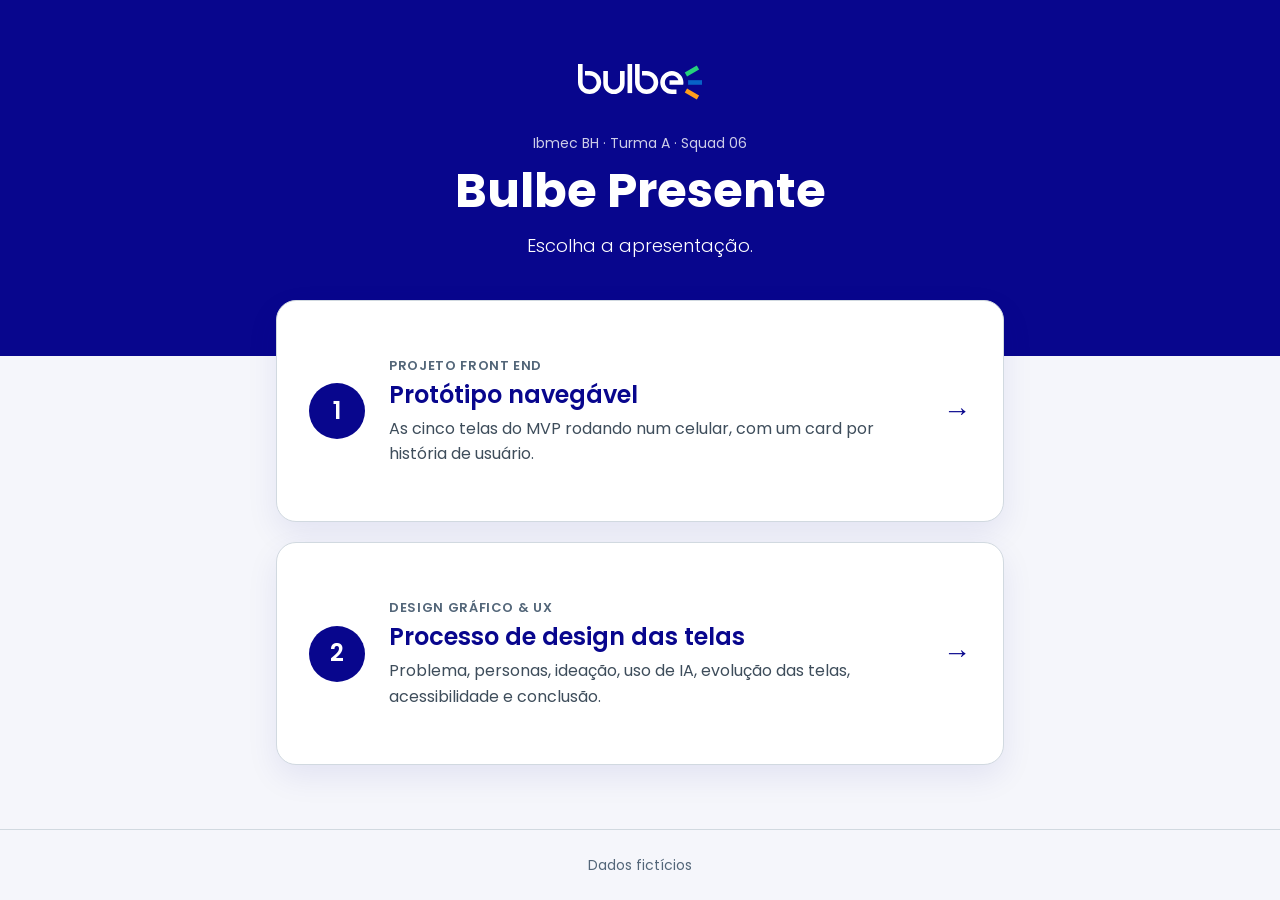
<file: index.html>
<!DOCTYPE html>
<html lang="pt-BR">
<head>
  <meta charset="UTF-8">
  <meta name="viewport" content="width=device-width, initial-scale=1">
  <title>Apresentações · Bulbe Presente · Squad 06</title>

  <link href="https://fonts.googleapis.com/css2?family=Poppins:wght@300;400;500;600;700&display=swap" rel="stylesheet">
  <link rel="stylesheet" href="menu.css">
  <link rel="icon" type="image/png" href="assets/img/bulbe_logo.png">
</head>
<body>

  <header class="menu-topo">
    <img class="menu-logo" src="assets/img/logo-bulbe-branco.svg" alt="Bulbe">
    <p class="menu-etiqueta">Ibmec BH · Turma A · Squad 06</p>
    <h1>Bulbe Presente</h1>
    <p class="menu-texto">Escolha a apresentação.</p>
  </header>

  <main class="menu-opcoes">

    <a class="opcao" href="projeto.html">
      <span class="opcao-numero">1</span>
      <div>
        <small>Projeto Front End</small>
        <h2>Protótipo navegável</h2>
        <p>As cinco telas do MVP rodando num celular, com um card por história de usuário.</p>
      </div>
      <span class="opcao-seta" aria-hidden="true">→</span>
    </a>

    <a class="opcao" href="design.html">
      <span class="opcao-numero">2</span>
      <div>
        <small>Design Gráfico &amp; UX</small>
        <h2>Processo de design das telas</h2>
        <p>Problema, personas, ideação, uso de IA, evolução das telas, acessibilidade e conclusão.</p>
      </div>
      <span class="opcao-seta" aria-hidden="true">→</span>
    </a>

  </main>

  <footer class="menu-rodape">
    <p>Dados fictícios</p>
  </footer>

</body>
</html>
</file>
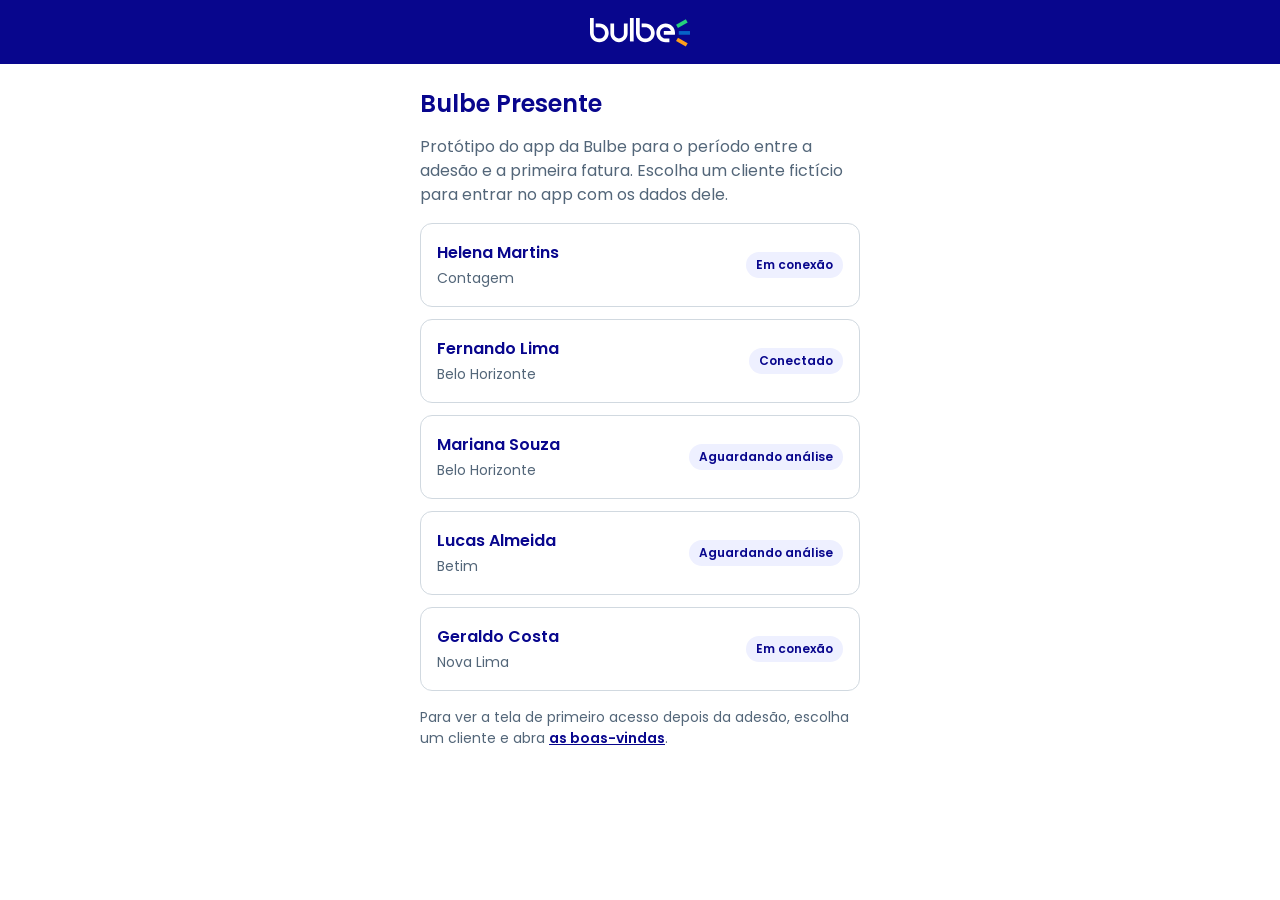
<file: escolher-cliente.html>
<!DOCTYPE html>
<html lang="pt-BR">
<head>
  <meta charset="UTF-8">
  <meta name="viewport" content="width=device-width, initial-scale=1.0">
  <title>Bulbe Presente · Demonstração</title>
  <link rel="preconnect" href="https://fonts.googleapis.com">
  <link rel="preconnect" href="https://fonts.gstatic.com" crossorigin>
  <link href="https://fonts.googleapis.com/css2?family=Poppins:wght@300;400;500;600&display=swap" rel="stylesheet">
  <link rel="stylesheet" href="assets/css/bulbe-ui.css">
  <style>
    /* Estilo só desta página de entrada da demonstração */
    .entrada { max-width: 480px; margin: 0 auto; display: flex; flex-direction: column; gap: 16px; }
    .entrada h1 { margin: 0; font-size: var(--titulo-tamanho); font-weight: var(--titulo-peso); line-height: 1.3; color: var(--cor-azul); }
    .entrada p { margin: 0; line-height: 1.5; }
    .clientes { margin: 0; padding: 0; list-style: none; display: grid; gap: 12px; }
    .cliente {
      display: flex; align-items: center; justify-content: space-between; gap: 12px;
      padding: 16px; border: 1px solid var(--cor-linha); border-radius: var(--raio-card);
      color: var(--cor-texto); text-decoration: none;
    }
    .cliente:hover, .cliente:focus-visible { border-color: var(--cor-azul); background: var(--cor-azul-claro); }
    .cliente strong { display: block; color: var(--cor-azul); font-weight: 600; }
    .cliente small { font-size: 14px; color: var(--cor-texto-secundario); }
    .selo { flex-shrink: 0; padding: 4px 10px; border-radius: 999px; font-size: 12px; font-weight: 600;
            background: var(--cor-azul-claro); color: var(--cor-azul); }
    .primeiro-acesso { font-size: 14px; }
    .primeiro-acesso a { color: var(--cor-azul); font-weight: 600; }
  </style>
</head>
<body>
  <header class="topo">
    <span></span>
    <div class="topo-logo">
      <img src="assets/img/logo-bulbe-branco.svg" alt="Bulbe">
    </div>
    <span></span>
  </header>

  <main class="entrada">
    <h1>Bulbe Presente</h1>
    <p class="texto-secundario">Protótipo do app da Bulbe para o período entre a adesão e a primeira fatura.
      Escolha um cliente fictício para entrar no app com os dados dele.</p>

    <ul class="clientes" id="lista-clientes"></ul>

    <p class="primeiro-acesso texto-secundario">Para ver a tela de primeiro acesso depois da adesão, escolha um
      cliente e abra <a href="pages/hu01.html">as boas-vindas</a>.</p>
  </main>

  <script type="module" src="assets/js/main.js"></script>
</body>
</html>
</file>
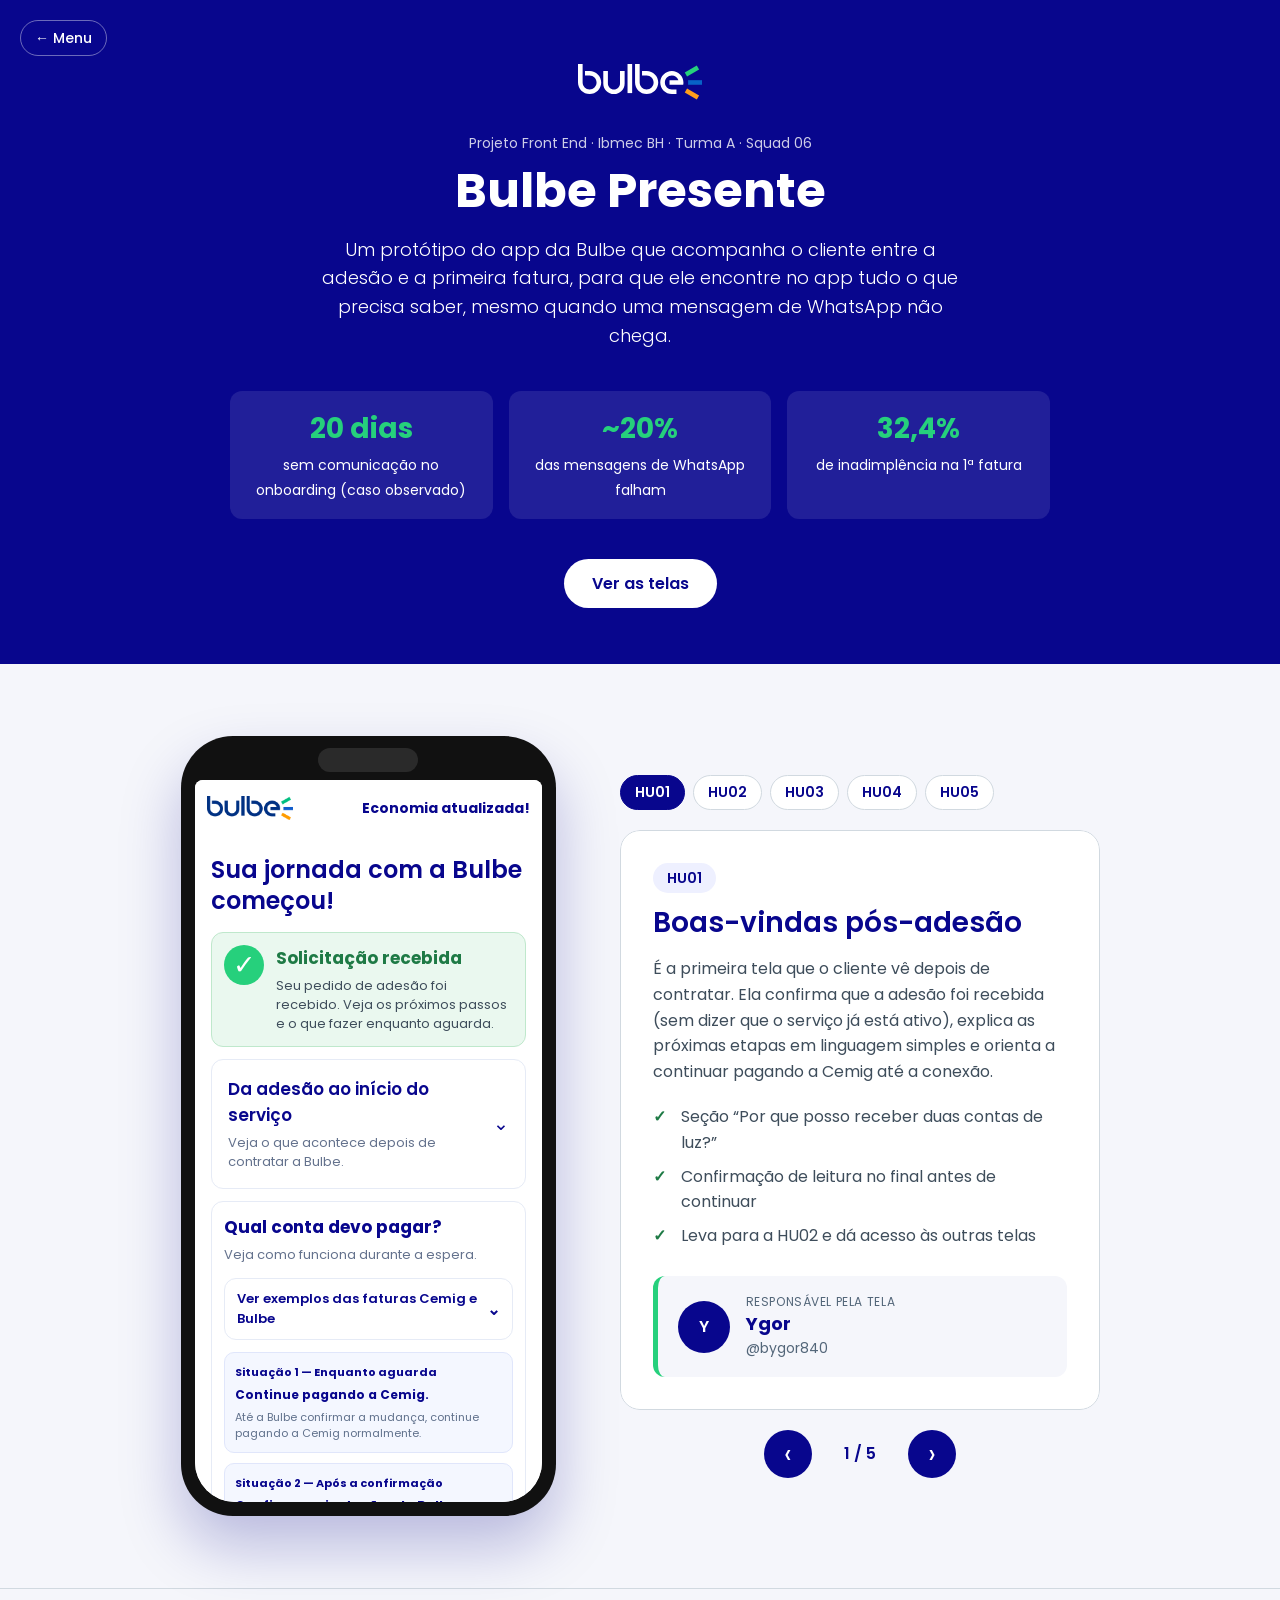
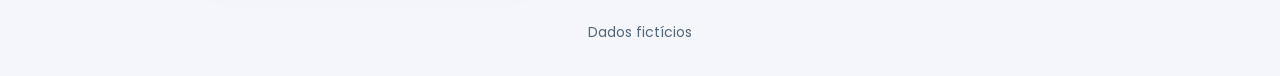
<file: projeto.html>
<!DOCTYPE html>
<html lang="pt-BR">
<head>
  <meta charset="UTF-8">
  <meta name="viewport" content="width=device-width, initial-scale=1">
  <title>Apresentação · Bulbe Presente</title>

  <!-- Fonte Poppins (a mesma do app) -->
  <link href="https://fonts.googleapis.com/css2?family=Poppins:wght@300;400;500;600;700&display=swap" rel="stylesheet">
  <link rel="stylesheet" href="apresentacao.css">
  <link rel="icon" type="image/png" href="assets/img/bulbe_logo.png">
  <script src="apresentacao.js" defer></script>
</head>
<body>

  <!-- ================= ABERTURA ================= -->
  <header class="abertura">
    <a class="voltar-menu" href="index.html">← Menu</a>
    <img class="abertura-logo" src="assets/img/logo-bulbe-branco.svg" alt="Bulbe">
    <p class="abertura-etiqueta">Projeto Front End · Ibmec BH · Turma A · Squad 06</p>
    <h1>Bulbe Presente</h1>
    <p class="abertura-texto">
      Um protótipo do app da Bulbe que acompanha o cliente entre a adesão e a primeira fatura,
      para que ele encontre no app tudo o que precisa saber, mesmo quando uma mensagem de WhatsApp não chega.
    </p>

    <ul class="numeros">
      <li><strong>20 dias</strong><span>sem comunicação no onboarding (caso observado)</span></li>
      <li><strong>~20%</strong><span>das mensagens de WhatsApp falham</span></li>
      <li><strong>32,4%</strong><span>de inadimplência na 1ª fatura</span></li>
    </ul>

    <a class="abertura-botao" href="#demo">Ver as telas</a>
  </header>

  <!-- ================= DEMONSTRAÇÃO: 1 celular + carrossel ================= -->
  <main class="demo" id="demo">

    <!-- Celular: mostra a tela do card atual e pode ser navegado -->
    <div class="celular">
      <div class="celular-entalhe"></div>
      <iframe id="celular-tela" src="pages/hu01.html?cliente=1" title="Tela do app Bulbe Presente"></iframe>
    </div>

    <!-- Carrossel: um card por tela -->
    <section class="carrossel" aria-label="Telas do app">

      <!-- Abas com as telas (atalho direto para cada uma) -->
      <nav class="carrossel-abas" aria-label="Escolher tela">
        <button type="button" data-ir="0">HU01</button>
        <button type="button" data-ir="1">HU02</button>
        <button type="button" data-ir="2">HU03</button>
        <button type="button" data-ir="3">HU04</button>
        <button type="button" data-ir="4">HU05</button>
      </nav>

      <div class="carrossel-janela">
        <div class="carrossel-trilho" id="carrossel-trilho">

          <!-- HU01 -->
          <article class="card" data-tela="pages/hu01.html" data-arquivos="hu01.html">
            <span class="tela-id">HU01</span>
            <h2>Boas-vindas pós-adesão</h2>
            <p>
              É a primeira tela que o cliente vê depois de contratar. Ela confirma que a adesão foi recebida
              (sem dizer que o serviço já está ativo), explica as próximas etapas em linguagem simples e
              orienta a continuar pagando a Cemig até a conexão.
            </p>
            <ul class="destaques">
              <li>Seção “Por que posso receber duas contas de luz?”</li>
              <li>Confirmação de leitura no final antes de continuar</li>
              <li>Leva para a HU02 e dá acesso às outras telas</li>
            </ul>
            <div class="responsavel">
              <span class="responsavel-foto">Y</span>
              <div>
                <small>Responsável pela tela</small>
                <strong>Ygor</strong>
                <span>@bygor840</span>
              </div>
            </div>
          </article>

          <!-- HU02 -->
          <article class="card" data-tela="pages/confirmar-contatos.html" data-arquivos="confirmar-contatos.html">
            <span class="tela-id">HU02</span>
            <h2>Confirme seus contatos</h2>
            <p>
              Como cerca de 20% das mensagens de WhatsApp falham, o cliente confere aqui o celular e o e-mail
              informados na adesão e escolhe por qual canal quer receber as atualizações.
            </p>
            <ul class="destaques">
              <li>Confirmar ou editar telefone e e-mail</li>
              <li>Escolha do canal: WhatsApp, e-mail ou ambos</li>
              <li>Validação dos campos e mensagem de sucesso</li>
            </ul>
            <div class="responsavel">
              <span class="responsavel-foto">LA</span>
              <div>
                <small>Responsável pela tela</small>
                <strong>Laura Amorim</strong>
                <span>@amorimplaura</span>
              </div>
            </div>
          </article>

          <!-- HU03 -->
          <article class="card" data-tela="pages/central-de-avisos.html" data-arquivos="central-de-avisos.html">
            <span class="tela-id">HU03</span>
            <h2>Central de avisos</h2>
            <p>
              Reúne em um só lugar todas as mensagens que a Bulbe enviou e as pendências que dependem do cliente.
              Se um WhatsApp não chegou, o aviso continua disponível aqui.
            </p>
            <ul class="destaques">
              <li>Pendências no topo, destacadas e com prazo</li>
              <li>Data, título e canal de envio de cada aviso</li>
              <li>O que foi lido fica salvo no navegador</li>
            </ul>
            <div class="responsavel">
              <span class="responsavel-foto">DF</span>
              <div>
                <small>Responsável pela tela</small>
                <strong>Daniel Ferreira</strong>
                <span>@danielferreira88</span>
              </div>
            </div>
          </article>

          <!-- HU04 -->
          <article class="card" data-tela="pages/acompanhe-sua-energia.html" data-arquivos="acompanhe-sua-energia.html">
            <span class="tela-id">HU04</span>
            <h2>Acompanhe sua energia</h2>
            <p>
              A tela principal do app nos acessos seguintes. Mostra, com uma animação, o caminho da energia
              da usina até a casa do cliente e em que etapa a adesão está, para ele ter certeza de que o processo
              está andando enquanto ainda paga a Cemig.
            </p>
            <ul class="destaques">
              <li>Etapa atual, se o cliente precisa fazer algo e aviso de atraso</li>
              <li>Economia estimada antes da conexão</li>
              <li>Depois da conexão: energia recebida e economia acumulada</li>
            </ul>
            <div class="responsavel">
              <span class="responsavel-foto">BP</span>
              <div>
                <small>Responsável pela tela</small>
                <strong>Bernardo Paolucci</strong>
                <span>@bpaolucci</span>
              </div>
            </div>
          </article>

          <!-- HU05 (inclui as telas de explicação abertas a partir dela) -->
          <article class="card" data-tela="pages/primeira-fatura.html"
                   data-arquivos="primeira-fatura.html explicacao-contas.html explicacao-empresas.html explicacao-recebimento.html duvidas-fatura.html central-orientacoes.html">
            <span class="tela-id">HU05</span>
            <h2>Entenda sua primeira fatura</h2>
            <p>
              Explica de forma simples como vai funcionar a primeira cobrança: a relação entre as contas da Cemig
              e da Bulbe, qual conta pagar durante a espera e como a fatura chega.
            </p>
            <ul class="destaques">
              <li>Qual conta pagar em cada momento</li>
              <li>Canais de envio da fatura (WhatsApp e e-mail)</li>
              <li>O que fazer se a fatura não chegar (+ 4 telas de explicação)</li>
            </ul>
            <div class="responsavel">
              <span class="responsavel-foto">MC</span>
              <div>
                <small>Responsável pela tela</small>
                <strong>Maria Cecília Cotta</strong>
                <span>@MariaCeciliaCotta</span>
              </div>
            </div>
          </article>

        </div>
      </div>

      <!-- Setas e contador -->
      <div class="carrossel-controles">
        <button type="button" class="seta" id="anterior" aria-label="Tela anterior">‹</button>
        <span class="contador" id="contador" aria-live="polite">1 / 5</span>
        <button type="button" class="seta" id="proxima" aria-label="Próxima tela">›</button>
      </div>

    </section>

  </main>

  <footer class="rodape">
    <p>Dados fictícios</p>
  </footer>

</body>
</html>
</file>
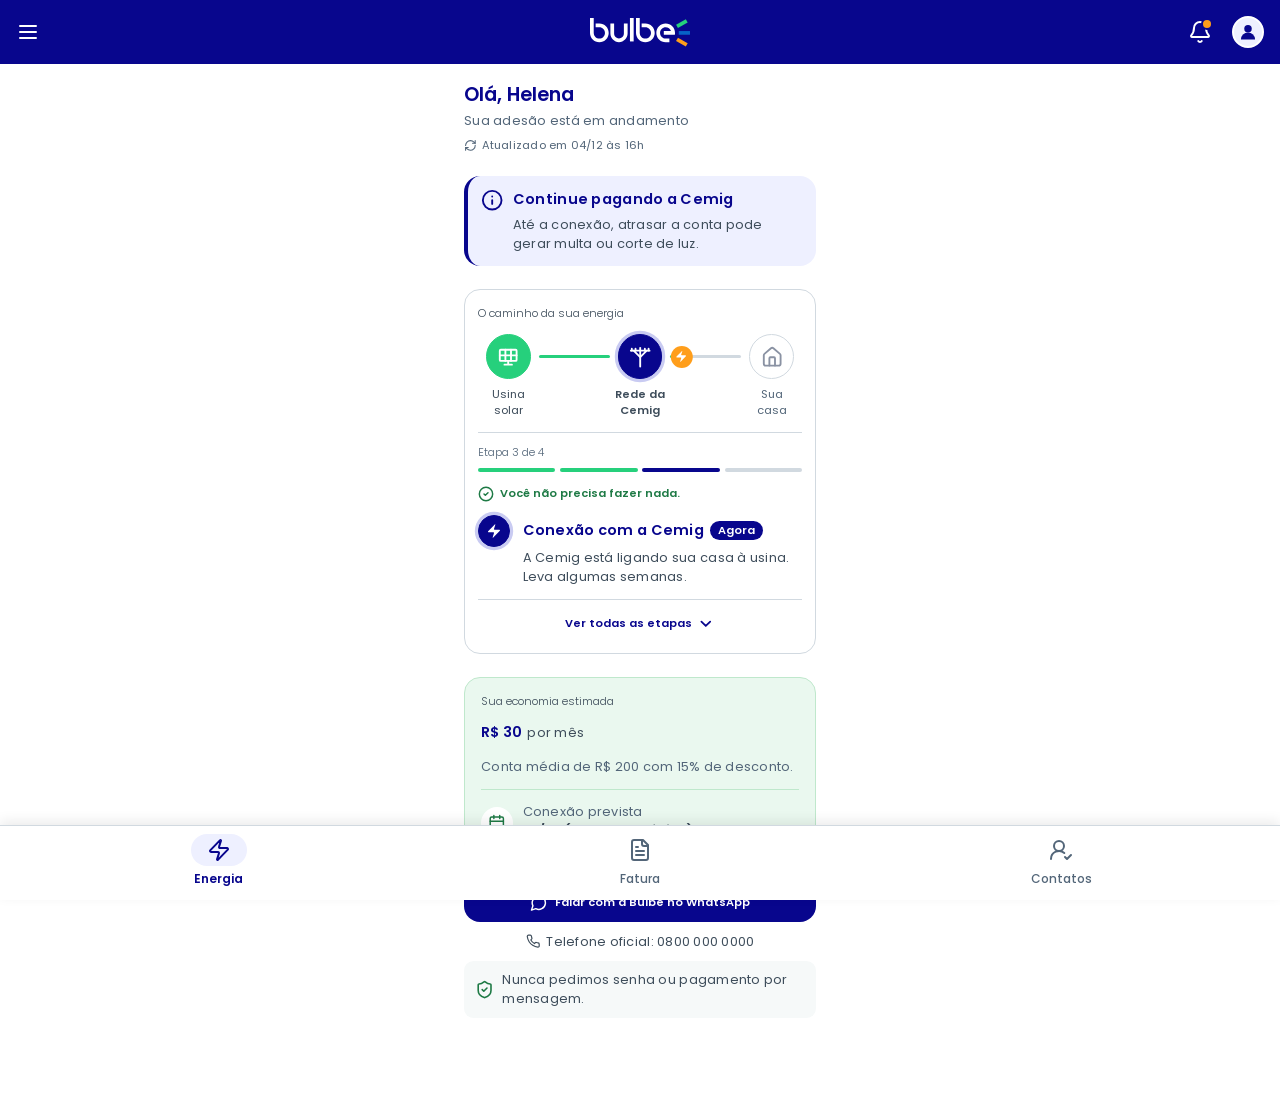
<file: pages/acompanhe-sua-energia.html>
<!DOCTYPE html>
<html lang="pt-BR">
<head>
  <meta charset="UTF-8">
  <meta name="viewport" content="width=device-width, initial-scale=1">
  <title>Acompanhe sua energia · Bulbe</title>

  <!-- Fonte Poppins (a mesma do app) -->
  <link href="https://fonts.googleapis.com/css2?family=Poppins:wght@300;400;500;600&display=swap" rel="stylesheet">

  <!-- Base do squad (cabeçalho e menu) + estilo desta tela -->
  <link rel="stylesheet" href="../assets/css/bulbe-ui.css">
  <link rel="stylesheet" href="../assets/css/acompanhe-sua-energia.css">
  <script type="module" src="../assets/js/app.js"></script>
</head>
<body>

  <!-- ================= CABEÇALHO (igual ao template) ================= -->
  <header class="topo">
    <a class="topo-botao" href="../escolher-cliente.html" aria-label="Voltar para a escolha de cliente">
      <svg viewBox="0 0 24 24" fill="none" stroke="currentColor" stroke-width="2" stroke-linecap="round"><path d="M4 6h16M4 12h16M4 18h16"/></svg>
    </a>

    <div class="topo-logo">
      <img src="../assets/img/logo-bulbe-branco.svg" alt="Bulbe">
    </div>

    <div class="topo-direita">
      <a class="topo-botao" href="central-de-avisos.html" aria-label="Avisos">
        <svg viewBox="0 0 24 24" fill="none" stroke="currentColor" stroke-width="2" stroke-linecap="round" stroke-linejoin="round"><path d="M10.268 21a2 2 0 0 0 3.464 0"/><path d="M3.262 15.326A1 1 0 0 0 4 17h16a1 1 0 0 0 .74-1.673C19.41 13.956 18 12.499 18 8A6 6 0 0 0 6 8c0 4.499-1.411 5.956-2.738 7.326"/></svg>
      </a>
      <a class="topo-avatar" href="#" aria-label="Meu perfil">
        <svg viewBox="0 0 24 24" fill="currentColor"><circle cx="12" cy="8" r="4.5"/><path d="M3.5 21a8.5 8.5 0 0 1 17 0Z"/></svg>
      </a>
    </div>
  </header>


  <!-- ================= CONTEÚDO DA TELA ================= -->
  <!-- data-estado muda o visual da tela. O JS preenche com o status do cliente. -->
  <main class="energia" id="tela" data-estado="carregando">

    <!-- Aparece só se o JSON não carregar -->
    <p class="mensagem-erro" id="mensagem-erro" hidden>
      Não foi possível carregar seus dados. O projeto está aberto pelo Live Server?
    </p>

    <!-- 1. Saudação -->
    <section class="saudacao">
      <h1 class="texto-p1 texto-azul">Olá, <span id="primeiro-nome">cliente</span></h1>
      <p class="texto-p2 texto-secundario" id="subtitulo">Carregando sua adesão…</p>
      <p class="atualizado texto-p3 texto-secundario">
        <svg viewBox="0 0 24 24" fill="none" stroke="currentColor" stroke-width="2" stroke-linecap="round" stroke-linejoin="round" aria-hidden="true"><path d="M3 12a9 9 0 0 1 9-9 9.75 9.75 0 0 1 6.74 2.74L21 8"/><path d="M21 3v5h-5"/><path d="M21 12a9 9 0 0 1-9 9 9.75 9.75 0 0 1-6.74-2.74L3 16"/><path d="M8 16H3v5"/></svg>
        <span id="atualizado-em">Atualizado agora</span>
      </p>
    </section>

    <!-- 2. Documentos pendentes (só no estado "pendencia") -->
    <section class="aviso aviso-erro" id="aviso-pendencia" hidden>
      <svg class="aviso-icone" viewBox="0 0 24 24" fill="none" stroke="currentColor" stroke-width="2" stroke-linecap="round" aria-hidden="true"><circle cx="12" cy="12" r="10"/><path d="M12 8v4M12 16h.01"/></svg>
      <div class="aviso-texto">
        <h2 class="texto-p1">Há documentos pendentes</h2>
        <p class="texto-p2">Sua adesão está parada até você enviar um documento.</p>
      </div>
      <a class="botao botao-erro" href="central-de-avisos.html">
        Consultar pendências
        <svg viewBox="0 0 24 24" fill="none" stroke="currentColor" stroke-width="2.4" stroke-linecap="round" stroke-linejoin="round" aria-hidden="true"><path d="M5 12h14"/><path d="m12 5 7 7-7 7"/></svg>
      </a>
    </section>

    <!-- 3. Continue pagando a Cemig (antes da conexão) -->
    <section class="aviso aviso-info" id="aviso-cemig" hidden>
      <svg class="aviso-icone" viewBox="0 0 24 24" fill="none" stroke="currentColor" stroke-width="2" stroke-linecap="round" aria-hidden="true"><circle cx="12" cy="12" r="10"/><path d="M12 16v-4M12 8h.01"/></svg>
      <div class="aviso-texto">
        <h2 class="texto-p1">Continue pagando a Cemig</h2>
        <p class="texto-p2">Até a conexão, atrasar a conta pode gerar multa ou corte de luz.</p>
      </div>
    </section>

    <!-- 4. Caminho da energia + etapa atual -->
    <section class="card" aria-labelledby="titulo-caminho">
      <h2 class="texto-rotulo" id="titulo-caminho">O caminho da sua energia</h2>

      <!-- Ilustração: as classes dos pontos e o raio mudam pelo JS -->
      <div class="caminho" id="caminho" aria-hidden="true">
        <div class="ponto" data-ponto="usina">
          <span class="ponto-circulo">
            <svg viewBox="0 0 24 24" fill="none" stroke="currentColor" stroke-width="2" stroke-linecap="round" stroke-linejoin="round"><rect x="3" y="4" width="18" height="12" rx="1"/><path d="M3 10h18M9 4v12M15 4v12M12 16v4M8 20h8"/></svg>
          </span>
          <span class="ponto-nome">Usina<br>solar</span>
        </div>

        <div class="conector" data-conector="1"></div>

        <div class="ponto" data-ponto="cemig">
          <span class="ponto-circulo">
            <svg viewBox="0 0 24 24" fill="none" stroke="currentColor" stroke-width="2" stroke-linecap="round" stroke-linejoin="round"><path d="M12 2v20"/><path d="M2 5h20"/><path d="M3 3v2M7 3v2M17 3v2M21 3v2"/><path d="m19 5-7 7-7-7"/></svg>
          </span>
          <span class="ponto-nome">Rede da<br>Cemig</span>
        </div>

        <div class="conector" data-conector="2"></div>

        <div class="ponto" data-ponto="casa">
          <span class="ponto-circulo">
            <svg viewBox="0 0 24 24" fill="none" stroke="currentColor" stroke-width="2" stroke-linecap="round" stroke-linejoin="round"><path d="M15 21v-8a1 1 0 0 0-1-1h-4a1 1 0 0 0-1 1v8"/><path d="M3 10a2 2 0 0 1 .709-1.528l7-5.999a2 2 0 0 1 2.582 0l7 5.999A2 2 0 0 1 21 10v9a2 2 0 0 1-2 2H5a2 2 0 0 1-2-2z"/></svg>
          </span>
          <span class="ponto-nome">Sua<br>casa</span>
        </div>

        <!-- Raio da energia: o JS coloca dentro do conector certo -->
        <span class="raio" id="raio">
          <svg class="raio-energia" viewBox="0 0 24 24" fill="currentColor"><path d="M4 14a1 1 0 0 1-.78-1.63l9.9-10.2a.5.5 0 0 1 .86.46l-1.92 6.02A1 1 0 0 0 13 10h7a1 1 0 0 1 .78 1.63l-9.9 10.2a.5.5 0 0 1-.86-.46l1.92-6.02A1 1 0 0 0 11 14z"/></svg>
          <svg class="raio-pausa" viewBox="0 0 24 24" fill="currentColor"><rect x="6" y="5" width="4" height="14" rx="1"/><rect x="14" y="5" width="4" height="14" rx="1"/></svg>
        </span>
      </div>

      <!-- Mesma informação da ilustração, em texto (leitor de tela) -->
      <p class="visualmente-oculto" id="caminho-texto"></p>

      <hr class="divisor">

      <!-- Trilha: mostra só a etapa atual e abre para todas -->
      <div class="trilha" id="trilha">
        <p class="texto-rotulo texto-secundario" id="contador-etapa">Etapa 1 de 4</p>
        <div class="indicadores" id="indicadores" aria-hidden="true"></div>

        <p class="nada-a-fazer" id="nada-a-fazer" hidden>
          <svg viewBox="0 0 24 24" fill="none" stroke="currentColor" stroke-width="2.2" stroke-linecap="round" stroke-linejoin="round" aria-hidden="true"><circle cx="12" cy="12" r="10"/><path d="m9 12 2 2 4-4"/></svg>
          <span id="nada-a-fazer-texto">Você não precisa fazer nada.</span>
        </p>

        <ol class="lista-etapas trilha-resumo" id="etapa-atual"></ol>

        <details class="todas-etapas">
          <summary class="texto-botao">
            <span class="quando-fechado">Ver todas as etapas</span>
            <span class="quando-aberto">Mostrar menos</span>
            <svg viewBox="0 0 24 24" fill="none" stroke="currentColor" stroke-width="2.4" stroke-linecap="round" stroke-linejoin="round" aria-hidden="true"><path d="m6 9 6 6 6-6"/></svg>
          </summary>
          <ol class="lista-etapas" id="lista-etapas"></ol>
        </details>
      </div>
    </section>

    <!-- 5a. Antes da conexão: economia estimada e data prevista -->
    <section class="card card-verde" id="card-economia" hidden>
      <h2 class="texto-rotulo">Sua economia estimada</h2>
      <p class="valor">
        <span class="texto-p1 texto-azul" id="economia-mensal">R$ 0</span>
        <span class="texto-p2">por mês</span>
      </p>
      <p class="texto-p2 texto-secundario" id="economia-detalhe"></p>
      <hr class="divisor divisor-verde">
      <div class="previsao">
        <span class="previsao-icone">
          <svg viewBox="0 0 24 24" fill="none" stroke="currentColor" stroke-width="2" stroke-linecap="round" stroke-linejoin="round" aria-hidden="true"><rect width="18" height="18" x="3" y="4" rx="2"/><path d="M16 2v4M8 2v4M3 10h18"/></svg>
        </span>
        <div>
          <p class="texto-p2 texto-secundario" id="previsao-rotulo">Conexão prevista</p>
          <p class="texto-p1" id="previsao-data"></p>
        </div>
      </div>
    </section>

    <!-- 5b. Depois da conexão: energia recebida (rosca) e economia acumulada -->
    <section class="card card-verde" id="card-recebido" hidden>
      <h2 class="texto-rotulo">Sua energia desde a conexão</h2>
      <div class="grafico">
        <div class="rosca" id="rosca">
          <div class="rosca-centro">
            <span class="texto-p1 texto-azul" id="kwh-total">0</span>
            <span class="texto-p3 texto-secundario">kWh</span>
          </div>
        </div>
        <ul class="legenda">
          <li>
            <span class="legenda-cor legenda-bulbe"></span>
            <span>
              <span class="texto-p3 texto-secundario">Da Bulbe</span>
              <span class="texto-p1" id="kwh-bulbe">0 kWh</span>
            </span>
          </li>
          <li>
            <span class="legenda-cor legenda-cemig"></span>
            <span>
              <span class="texto-p3 texto-secundario">Da Cemig</span>
              <span class="texto-p1" id="kwh-cemig">0 kWh</span>
            </span>
          </li>
        </ul>
      </div>
      <hr class="divisor divisor-verde">
      <div>
        <p class="texto-p2">Você já economizou</p>
        <p class="texto-p1 texto-azul" id="economia-acumulada">R$ 0</p>
        <p class="texto-p2 texto-secundario">O desconto vem na sua 1ª fatura.</p>
      </div>
    </section>

    <!-- 6. Depois da conexão: ir para a explicação da 1ª fatura (HU05) -->
    <a class="cta-fatura" id="cta-fatura" href="primeira-fatura.html" hidden>
      <span class="cta-icone">
        <svg viewBox="0 0 24 24" fill="none" stroke="currentColor" stroke-width="2.2" stroke-linecap="round" stroke-linejoin="round" aria-hidden="true"><path d="M15 2H6a2 2 0 0 0-2 2v16a2 2 0 0 0 2 2h12a2 2 0 0 0 2-2V7Z"/><path d="M14 2v4a2 2 0 0 0 2 2h4"/><path d="M10 9H8M16 13H8M16 17H8"/></svg>
      </span>
      <span class="cta-texto">
        <span class="texto-p1">Entenda sua 1ª fatura</span>
        <span class="texto-p3">Veja o que vem nela e como pagar.</span>
      </span>
      <svg class="cta-seta" viewBox="0 0 24 24" fill="none" stroke="currentColor" stroke-width="2.4" stroke-linecap="round" stroke-linejoin="round" aria-hidden="true"><path d="M5 12h14"/><path d="m12 5 7 7-7 7"/></svg>
    </a>

    <!-- 7. Contato oficial -->
    <section class="contato" aria-label="Contato oficial da Bulbe">
      <a class="botao botao-primario" href="#">
        <svg viewBox="0 0 24 24" fill="none" stroke="currentColor" stroke-width="2" stroke-linecap="round" stroke-linejoin="round" aria-hidden="true"><path d="M7.9 20A9 9 0 1 0 4 16.1L2 22Z"/></svg>
        Falar com a Bulbe no WhatsApp
      </a>
      <p class="telefone texto-p2">
        <svg viewBox="0 0 24 24" fill="none" stroke="currentColor" stroke-width="2" stroke-linecap="round" stroke-linejoin="round" aria-hidden="true"><path d="M22 16.92v3a2 2 0 0 1-2.18 2 19.79 19.79 0 0 1-8.63-3.07 19.5 19.5 0 0 1-6-6 19.79 19.79 0 0 1-3.07-8.67A2 2 0 0 1 4.11 2h3a2 2 0 0 1 2 1.72 12.84 12.84 0 0 0 .7 2.81 2 2 0 0 1-.45 2.11L8.09 9.91a16 16 0 0 0 6 6l1.27-1.27a2 2 0 0 1 2.11-.45 12.84 12.84 0 0 0 2.81.7A2 2 0 0 1 22 16.92z"/></svg>
        Telefone oficial: 0800 000 0000
      </p>
      <p class="selo-golpe texto-p2">
        <svg viewBox="0 0 24 24" fill="none" stroke="currentColor" stroke-width="2" stroke-linecap="round" stroke-linejoin="round" aria-hidden="true"><path d="M20 13c0 5-3.5 7.5-7.66 8.95a1 1 0 0 1-.67-.01C7.5 20.5 4 18 4 13V6a1 1 0 0 1 1-1c2 0 4.5-1.2 6.24-2.72a1.17 1.17 0 0 1 1.52 0C14.51 3.81 17 5 19 5a1 1 0 0 1 1 1z"/><path d="m9 12 2 2 4-4"/></svg>
        Nunca pedimos senha ou pagamento por mensagem.
      </p>
    </section>

  </main>


  <!-- ================= MENU DE BAIXO (Energia ativo) ================= -->
  <nav class="menu" aria-label="Menu principal">
    <a class="ativo" href="acompanhe-sua-energia.html" aria-current="page">
      <span class="menu-icone">
        <svg viewBox="0 0 24 24" fill="none" stroke="currentColor" stroke-width="2" stroke-linejoin="round"><path d="M4 14a1 1 0 0 1-.78-1.63l9.9-10.2a.5.5 0 0 1 .86.46l-1.92 6.02A1 1 0 0 0 13 10h7a1 1 0 0 1 .78 1.63l-9.9 10.2a.5.5 0 0 1-.86-.46l1.92-6.02A1 1 0 0 0 11 14z"/></svg>
      </span>
      Energia
    </a>

    <a href="primeira-fatura.html">
      <span class="menu-icone">
        <svg viewBox="0 0 24 24" fill="none" stroke="currentColor" stroke-width="2" stroke-linecap="round" stroke-linejoin="round"><path d="M15 2H6a2 2 0 0 0-2 2v16a2 2 0 0 0 2 2h12a2 2 0 0 0 2-2V7Z"/><path d="M14 2v4a2 2 0 0 0 2 2h4"/><path d="M10 9H8M16 13H8M16 17H8"/></svg>
      </span>
      Fatura
    </a>

    <a href="confirmar-contatos.html">
      <span class="menu-icone">
        <svg viewBox="0 0 24 24" fill="none" stroke="currentColor" stroke-width="2" stroke-linecap="round" stroke-linejoin="round"><path d="M2 21a8 8 0 0 1 13.292-6"/><circle cx="10" cy="8" r="5"/><path d="m16 19 2 2 4-4"/></svg>
      </span>
      Contatos
    </a>
  </nav>

  <script type="module" src="../assets/js/acompanhe-sua-energia.js"></script>
</body>
</html>
</file>
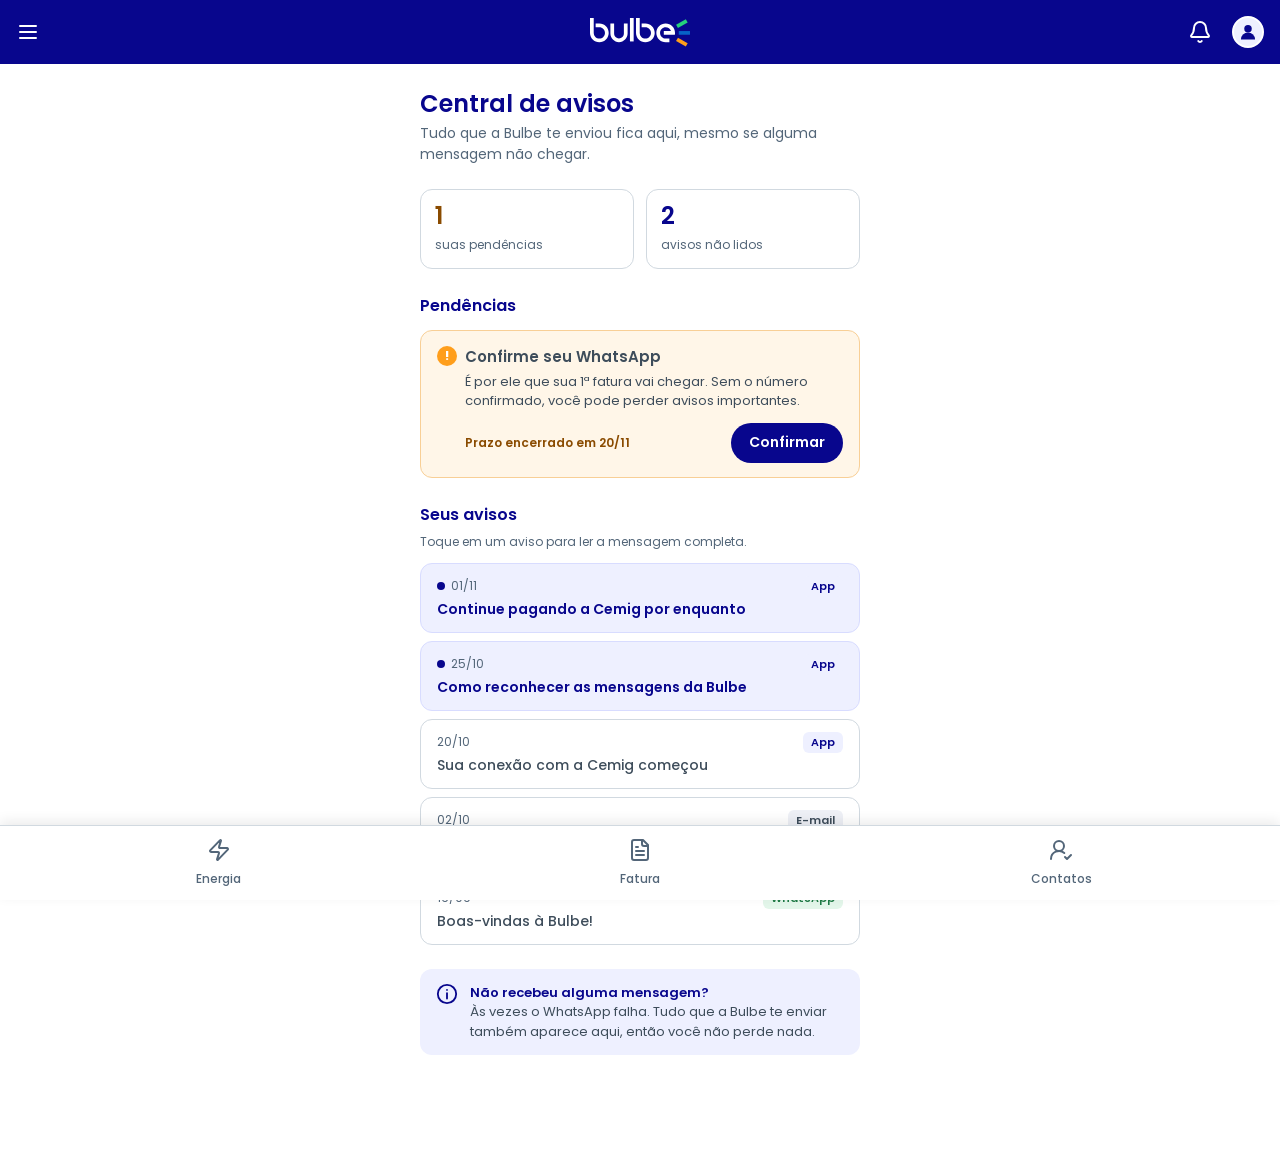
<file: pages/central-de-avisos.html>
<!DOCTYPE html>
<html lang="pt-BR">
<head>
  <meta charset="UTF-8">
  <meta name="viewport" content="width=device-width, initial-scale=1">
  <title>Central de avisos · Bulbe</title>

  <!-- Fonte Poppins (a mesma do app) -->
  <link href="https://fonts.googleapis.com/css2?family=Poppins:wght@300;400;500;600&display=swap" rel="stylesheet">

  <!-- Base do squad (cabeçalho e menu) + estilo desta tela -->
  <link rel="stylesheet" href="../assets/css/bulbe-ui.css">
  <link rel="stylesheet" href="../assets/css/central-de-avisos.css">
  <script type="module" src="../assets/js/app.js"></script>
</head>
<body>

  <!-- ================= CABEÇALHO (igual ao template) ================= -->
  <header class="topo">
    <a class="topo-botao" href="../escolher-cliente.html" aria-label="Voltar para a escolha de cliente">
      <svg viewBox="0 0 24 24" fill="none" stroke="currentColor" stroke-width="2" stroke-linecap="round"><path d="M4 6h16M4 12h16M4 18h16"/></svg>
    </a>

    <div class="topo-logo">
      <img src="../assets/img/logo-bulbe-branco.svg" alt="Bulbe">
    </div>

    <div class="topo-direita">
      <a class="topo-botao" href="central-de-avisos.html" aria-label="Avisos">
        <svg viewBox="0 0 24 24" fill="none" stroke="currentColor" stroke-width="2" stroke-linecap="round" stroke-linejoin="round"><path d="M10.268 21a2 2 0 0 0 3.464 0"/><path d="M3.262 15.326A1 1 0 0 0 4 17h16a1 1 0 0 0 .74-1.673C19.41 13.956 18 12.499 18 8A6 6 0 0 0 6 8c0 4.499-1.411 5.956-2.738 7.326"/></svg>
      </a>
      <a class="topo-avatar" href="#" aria-label="Meu perfil">
        <svg viewBox="0 0 24 24" fill="currentColor"><circle cx="12" cy="8" r="4.5"/><path d="M3.5 21a8.5 8.5 0 0 1 17 0Z"/></svg>
      </a>
    </div>
  </header>


  <!-- ================= CONTEÚDO DA TELA ================= -->
  <!-- HU03 · Central de avisos. O JS preenche as listas com data/avisos.json -->
  <main class="avisos-tela">

    <section class="saudacao">
      <h1 id="saudacao-titulo">Central de avisos</h1>
      <p class="texto-secundario">Tudo que a Bulbe te enviou fica aqui, mesmo se alguma mensagem não chegar.</p>
    </section>

    <p class="mensagem-erro" id="mensagem-erro" role="alert" hidden>
      Não foi possível carregar seus avisos. O projeto está aberto pelo Live Server?
    </p>

    <!-- Resumo: quantas pendências e quantos avisos não lidos -->
    <section class="resumo" aria-label="Resumo">
      <div class="resumo-item resumo-pendencias">
        <strong id="contador-pendencias">0</strong>
        <span>suas pendências</span>
      </div>
      <div class="resumo-item">
        <strong id="contador-nao-lidos">0</strong>
        <span>avisos não lidos</span>
      </div>
    </section>

    <!-- Pendências: sempre no topo -->
    <section aria-labelledby="titulo-pendencias">
      <h2 id="titulo-pendencias" class="titulo-secao">Pendências</h2>

      <ul class="lista-pendencias" id="lista-pendencias"></ul>

      <div class="sem-pendencias" id="sem-pendencias" hidden>
        <svg viewBox="0 0 24 24" aria-hidden="true"><circle cx="12" cy="12" r="11"/><path d="M7 12.5l3.2 3.2L17 9"/></svg>
        <p><strong>Nenhuma pendência.</strong> Seu processo está andando.</p>
      </div>
    </section>

    <!-- Avisos: do mais recente para o mais antigo -->
    <section aria-labelledby="titulo-avisos">
      <h2 id="titulo-avisos" class="titulo-secao">Seus avisos</h2>
      <p class="texto-dica">Toque em um aviso para ler a mensagem completa.</p>
      <ul class="lista-avisos" id="lista-avisos"></ul>
    </section>

    <!-- Por que esta tela existe: a mensagem pode falhar -->
    <aside class="cartao-info">
      <svg viewBox="0 0 24 24" aria-hidden="true"><circle cx="12" cy="12" r="10"/><path d="M12 11v6M12 7.5v.01"/></svg>
      <div>
        <p class="cartao-info-titulo">Não recebeu alguma mensagem?</p>
        <p>Às vezes o WhatsApp falha. Tudo que a Bulbe te enviar também aparece aqui, então você não perde nada.</p>
      </div>
    </aside>

  </main>


  <!-- ================= MENU DE BAIXO (Avisos ativo) ================= -->
    <nav class="menu" aria-label="Menu principal">
    <a href="acompanhe-sua-energia.html">
      <span class="menu-icone">
        <svg viewBox="0 0 24 24" fill="none" stroke="currentColor" stroke-width="2" stroke-linejoin="round"><path d="M4 14a1 1 0 0 1-.78-1.63l9.9-10.2a.5.5 0 0 1 .86.46l-1.92 6.02A1 1 0 0 0 13 10h7a1 1 0 0 1 .78 1.63l-9.9 10.2a.5.5 0 0 1-.86-.46l1.92-6.02A1 1 0 0 0 11 14z"/></svg>
      </span>
      Energia
    </a>

    <a href="primeira-fatura.html">
      <span class="menu-icone">
        <svg viewBox="0 0 24 24" fill="none" stroke="currentColor" stroke-width="2" stroke-linecap="round" stroke-linejoin="round"><path d="M15 2H6a2 2 0 0 0-2 2v16a2 2 0 0 0 2 2h12a2 2 0 0 0 2-2V7Z"/><path d="M14 2v4a2 2 0 0 0 2 2h4"/><path d="M10 9H8M16 13H8M16 17H8"/></svg>
      </span>
      Fatura
    </a>

    <a href="confirmar-contatos.html">
      <span class="menu-icone">
        <svg viewBox="0 0 24 24" fill="none" stroke="currentColor" stroke-width="2" stroke-linecap="round" stroke-linejoin="round"><path d="M2 21a8 8 0 0 1 13.292-6"/><circle cx="10" cy="8" r="5"/><path d="m16 19 2 2 4-4"/></svg>
      </span>
      Contatos
    </a>
  </nav>

  <script type="module" src="../assets/js/central-de-avisos.js"></script>
</body>
</html>
</file>
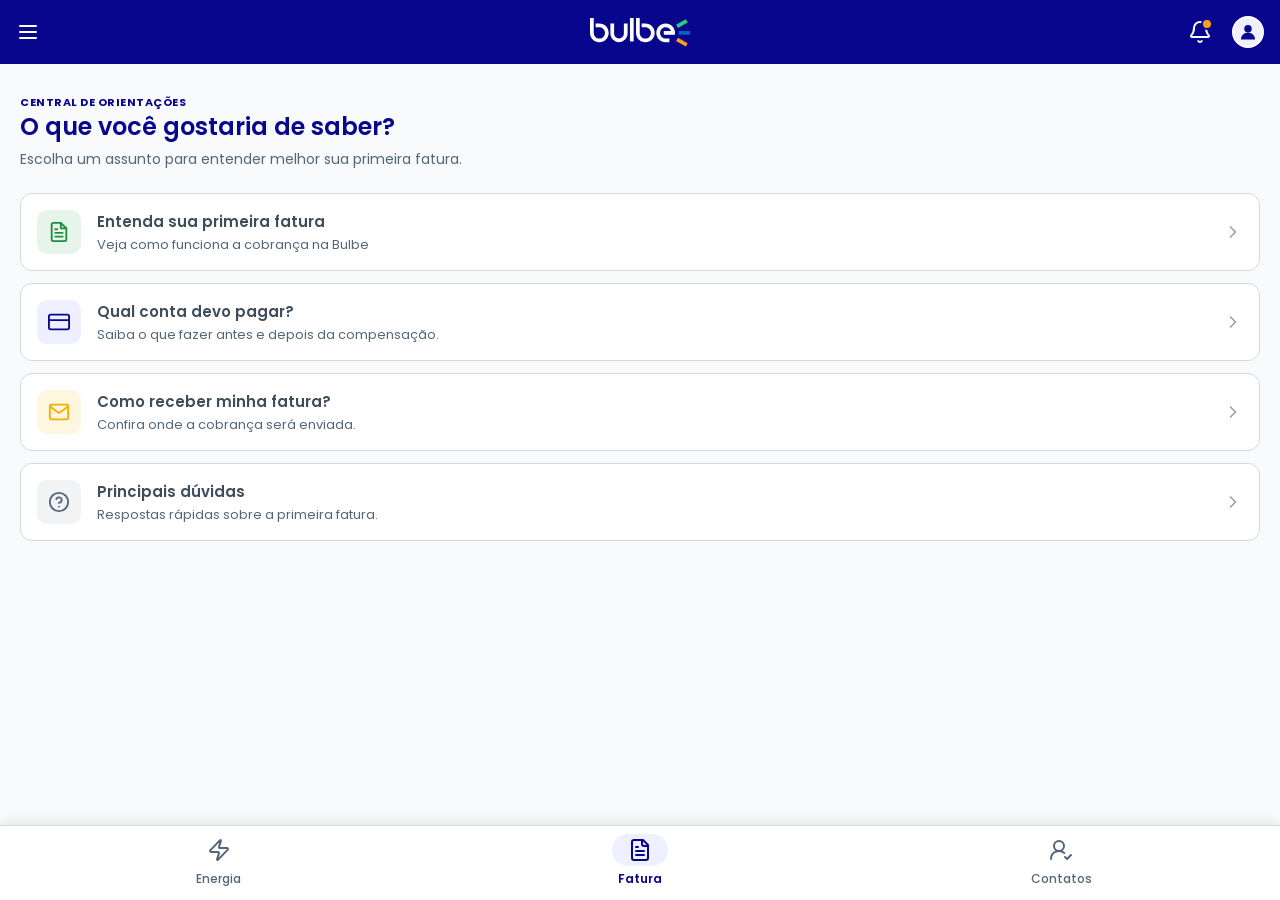
<file: pages/central-orientacoes.html>
<!DOCTYPE html>
<html lang="pt-BR">

<head>
    <meta charset="UTF-8">
    <meta name="viewport" content="width=device-width, initial-scale=1">
    <title>Central de orientações · Bulbe</title>

    <!-- Fonte Poppins (a mesma do app) -->
    <link href="https://fonts.googleapis.com/css2?family=Poppins:wght@300;400;500;600&display=swap" rel="stylesheet">

    <!-- Cabeçalho e menu -->
    <link rel="stylesheet" href="../assets/css/bulbe-ui.css">
    <!-- Estilos específicos desta tela -->
    <link rel="stylesheet" href="../assets/css/primeira-fatura.css">
    <script type="module" src="../assets/js/app.js"></script>
</head>

<body>

    <!-- ================= CABEÇALHO (não mexer) ================= -->
    <header class="topo">
        <a class="topo-botao" href="../escolher-cliente.html" aria-label="Voltar para a escolha de cliente">
            <svg viewBox="0 0 24 24" fill="none" stroke="currentColor" stroke-width="2" stroke-linecap="round">
                <path d="M4 6h16M4 12h16M4 18h16" />
            </svg>
        </a>

        <div class="topo-logo">
            <img src="../assets/img/logo-bulbe-branco.svg" alt="Bulbe">
        </div>

        <div class="topo-direita">
            <a class="topo-botao" href="central-de-avisos.html" aria-label="Avisos">
                <svg viewBox="0 0 24 24" fill="none" stroke="currentColor" stroke-width="2" stroke-linecap="round"
                    stroke-linejoin="round">
                    <path d="M10.268 21a2 2 0 0 0 3.464 0" />
                    <path
                        d="M3.262 15.326A1 1 0 0 0 4 17h16a1 1 0 0 0 .74-1.673C19.41 13.956 18 12.499 18 8A6 6 0 0 0 6 8c0 4.499-1.411 5.956-2.738 7.326" />
                </svg>
            </a>
            <a class="topo-avatar" href="#" aria-label="Meu perfil">
                <svg viewBox="0 0 24 24" fill="currentColor">
                    <circle cx="12" cy="8" r="4.5" />
                    <path d="M3.5 21a8.5 8.5 0 0 1 17 0Z" />
                </svg>
            </a>
        </div>
    </header>


    <!-- ================= CONTEÚDO DA SUA TELA ================= -->
    <main>
        <section class="cabecalho-secao" aria-labelledby="titulo-principal">
            <span class="badge-azul">CENTRAL DE ORIENTAÇÕES</span>
            <h1 id="titulo-principal" class="titulo-pagina">O que você gostaria de saber?</h1>
            <p class="subtitulo-pagina">Escolha um assunto para entender melhor sua primeira fatura.</p>
        </section>

        <nav aria-label="Opções de orientação da fatura">
            <ul class="lista-opcoes">

                <li>
                    <a href="explicacao-empresas.html" class="cartao-opcao">
                        <span class="cartao-icone icone-verde-claro" aria-hidden="true">
                            <svg viewBox="0 0 24 24" fill="none" stroke="currentColor" stroke-width="2"
                                stroke-linecap="round" stroke-linejoin="round">
                                <path d="M14 2H6a2 2 0 0 0-2 2v16a2 2 0 0 0 2 2h12a2 2 0 0 0 2-2V8z"></path>
                                <polyline points="14 2 14 8 20 8"></polyline>
                                <line x1="16" y1="13" x2="8" y2="13"></line>
                                <line x1="16" y1="17" x2="8" y2="17"></line>
                                <polyline points="10 9 9 9 8 9"></polyline>
                            </svg>
                        </span>
                        <span class="cartao-texto">
                            <h2>Entenda sua primeira fatura</h2>
                            <p>Veja como funciona a cobrança na Bulbe</p>
                        </span>
                        <span class="cartao-seta" aria-hidden="true">
                            <svg viewBox="0 0 24 24" fill="none" stroke="currentColor" stroke-width="2"
                                stroke-linecap="round" stroke-linejoin="round">
                                <path d="m9 18 6-6-6-6" />
                            </svg>
                        </span>
                    </a>
                </li>

                <li>
                    <a href="explicacao-contas.html" class="cartao-opcao">
                        <span class="cartao-icone icone-azul-claro" aria-hidden="true">
                            <svg viewBox="0 0 24 24" fill="none" stroke="currentColor" stroke-width="2"
                                stroke-linecap="round" stroke-linejoin="round">
                                <rect x="1" y="4" width="22" height="16" rx="2" ry="2"></rect>
                                <line x1="1" y1="10" x2="23" y2="10"></line>
                            </svg>
                        </span>
                        <span class="cartao-texto">
                            <h2>Qual conta devo pagar?</h2>
                            <p>Saiba o que fazer antes e depois da compensação.</p>
                        </span>
                        <span class="cartao-seta" aria-hidden="true">
                            <svg viewBox="0 0 24 24" fill="none" stroke="currentColor" stroke-width="2"
                                stroke-linecap="round" stroke-linejoin="round">
                                <path d="m9 18 6-6-6-6" />
                            </svg>
                        </span>
                    </a>
                </li>

                <li>
                    <a href="explicacao-recebimento.html" class="cartao-opcao">
                        <span class="cartao-icone icone-amarelo-claro" aria-hidden="true">
                            <svg viewBox="0 0 24 24" fill="none" stroke="currentColor" stroke-width="2"
                                stroke-linecap="round" stroke-linejoin="round">
                                <path d="M4 4h16c1.1 0 2 .9 2 2v12c0 1.1-.9 2-2 2H4c-1.1 0-2-.9-2-2V6c0-1.1.9-2 2-2z">
                                </path>
                                <polyline points="22,6 12,13 2,6"></polyline>
                            </svg>
                        </span>
                        <span class="cartao-texto">
                            <h2>Como receber minha fatura?</h2>
                            <p>Confira onde a cobrança será enviada.</p>
                        </span>
                        <span class="cartao-seta" aria-hidden="true">
                            <svg viewBox="0 0 24 24" fill="none" stroke="currentColor" stroke-width="2"
                                stroke-linecap="round" stroke-linejoin="round">
                                <path d="m9 18 6-6-6-6" />
                            </svg>
                        </span>
                    </a>
                </li>

                <li>
                    <a href="duvidas-fatura.html" class="cartao-opcao">
                        <span class="cartao-icone icone-cinza-claro" aria-hidden="true">
                            <svg viewBox="0 0 24 24" fill="none" stroke="currentColor" stroke-width="2"
                                stroke-linecap="round" stroke-linejoin="round">
                                <circle cx="12" cy="12" r="10"></circle>
                                <path d="M9.09 9a3 3 0 0 1 5.83 1c0 2-3 3-3 3"></path>
                                <line x1="12" y1="17" x2="12.01" y2="17"></line>
                            </svg>
                        </span>
                        <span class="cartao-texto">
                            <h2>Principais dúvidas</h2>
                            <p>Respostas rápidas sobre a primeira fatura.</p>
                        </span>
                        <span class="cartao-seta" aria-hidden="true">
                            <svg viewBox="0 0 24 24" fill="none" stroke="currentColor" stroke-width="2"
                                stroke-linecap="round" stroke-linejoin="round">
                                <path d="m9 18 6-6-6-6" />
                            </svg>
                        </span>
                    </a>
                </li>

            </ul>
        </nav>
    </main>

    <!-- ================= MENU DE BAIXO ================= -->
    <!-- Coloque class="ativo" no link da sua tela (e tire do link de Energia) -->
    <nav class="menu" aria-label="Menu principal">
        <a href="acompanhe-sua-energia.html">
            <span class="menu-icone">
                <svg viewBox="0 0 24 24" fill="none" stroke="currentColor" stroke-width="2" stroke-linejoin="round">
                    <path
                        d="M4 14a1 1 0 0 1-.78-1.63l9.9-10.2a.5.5 0 0 1 .86.46l-1.92 6.02A1 1 0 0 0 13 10h7a1 1 0 0 1 .78 1.63l-9.9 10.2a.5.5 0 0 1-.86-.46l1.92-6.02A1 1 0 0 0 11 14z" />
                </svg>
            </span>
            Energia
        </a>

        <a class="ativo" href="central-orientacoes.html">
            <span class="menu-icone">
                <svg viewBox="0 0 24 24" fill="none" stroke="currentColor" stroke-width="2" stroke-linecap="round"
                    stroke-linejoin="round">
                    <path d="M15 2H6a2 2 0 0 0-2 2v16a2 2 0 0 0 2 2h12a2 2 0 0 0 2-2V7Z" />
                    <path d="M14 2v4a2 2 0 0 0 2 2h4" />
                    <path d="M10 9H8M16 13H8M16 17H8" />
                </svg>
            </span>
            Fatura
        </a>

        <a href="confirmar-contatos.html">
            <span class="menu-icone">
                <svg viewBox="0 0 24 24" fill="none" stroke="currentColor" stroke-width="2" stroke-linecap="round"
                    stroke-linejoin="round">
                    <path d="M2 21a8 8 0 0 1 13.292-6" />
                    <circle cx="10" cy="8" r="5" />
                    <path d="m16 19 2 2 4-4" />
                </svg>
            </span>
            Contatos
        </a>
    </nav>

</body>

</html>
</file>
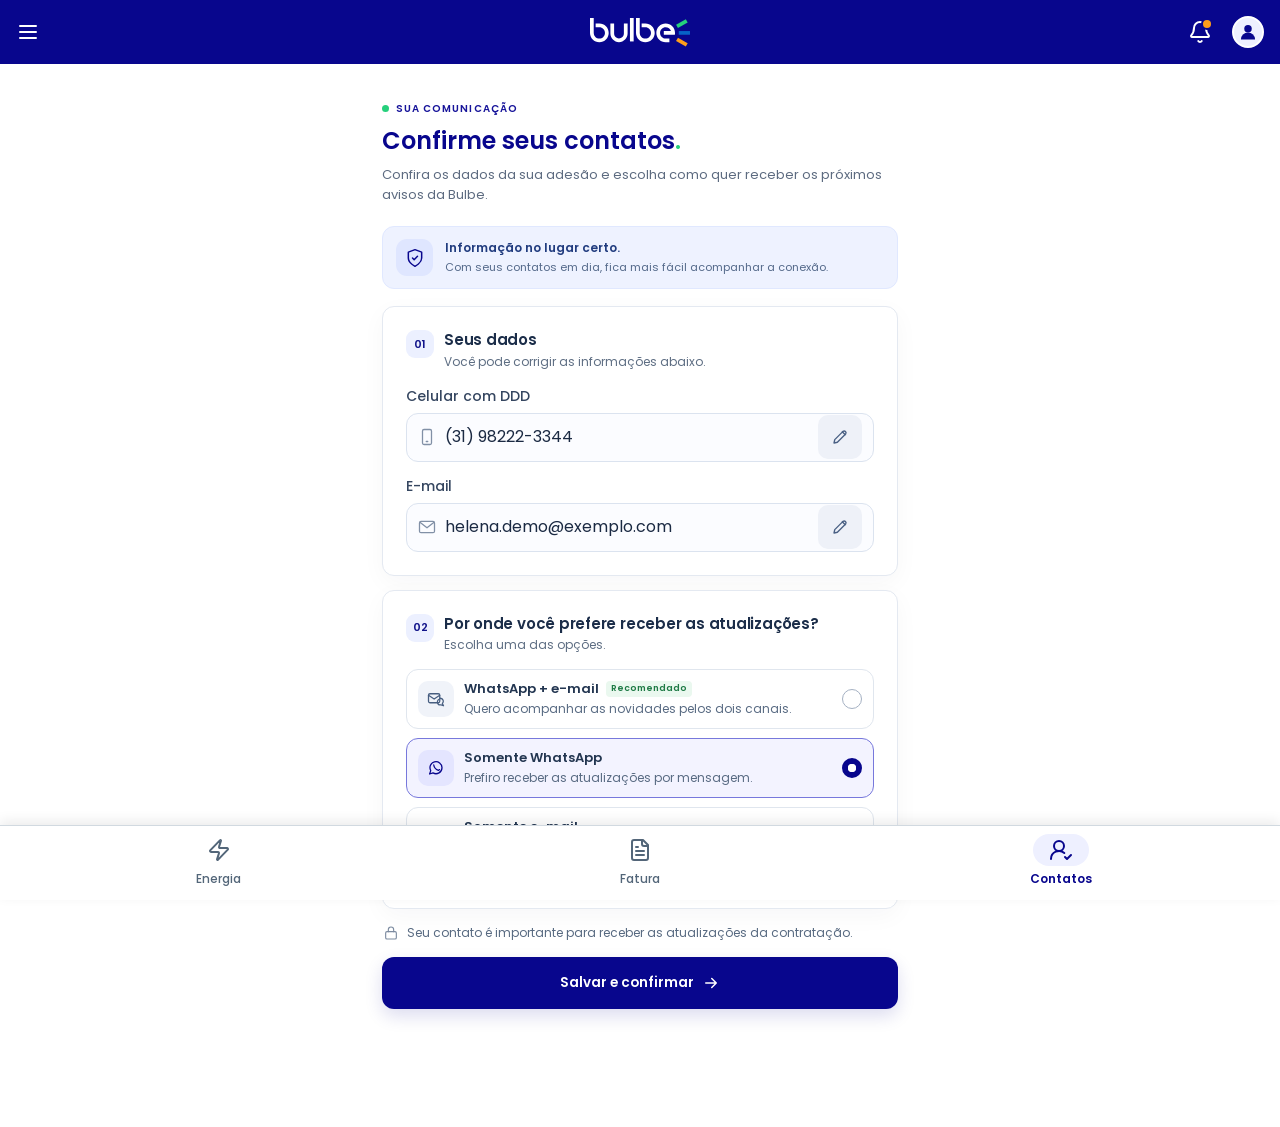
<file: pages/confirmar-contatos.html>
<!DOCTYPE html>
<html lang="pt-BR">
<head>
  <meta charset="UTF-8">
  <meta name="viewport" content="width=device-width, initial-scale=1">
  <meta name="theme-color" content="#08068d">
  <title>Confirme seus contatos · Bulbe</title>

  <!-- Fonte Poppins -->
  <link href="https://fonts.googleapis.com/css2?family=Poppins:wght@300;400;500;600&display=swap" rel="stylesheet">

  <!-- CSS compartilhado e CSS da HU02 -->
  <link rel="stylesheet" href="../assets/css/bulbe-ui.css">
  <link rel="stylesheet" href="../assets/css/confirmar-contatos.css">
  <script type="module" src="../assets/js/app.js"></script>
</head>
<body>

  <!-- CABEÇALHO ORIGINAL DO SQUAD -->
  <header class="topo">
    <a class="topo-botao" href="../escolher-cliente.html" aria-label="Voltar para a escolha de cliente">
      <svg viewBox="0 0 24 24" fill="none"
           stroke="currentColor" stroke-width="2"
           stroke-linecap="round">
        <path d="M4 6h16M4 12h16M4 18h16"/>
      </svg>
    </a>

    <div class="topo-logo">
      <img src="../assets/img/logo-bulbe-branco.svg" alt="Bulbe">
    </div>

    <div class="topo-direita">
      <a class="topo-botao"
         href="central-de-avisos.html"
         aria-label="Avisos">
        <svg viewBox="0 0 24 24" fill="none"
             stroke="currentColor" stroke-width="2"
             stroke-linecap="round" stroke-linejoin="round">
          <path d="M10.268 21a2 2 0 0 0 3.464 0"/>
          <path d="M3.262 15.326A1 1 0 0 0 4 17h16a1 1 0 0 0 .74-1.673C19.41 13.956 18 12.499 18 8A6 6 0 0 0 6 8c0 4.499-1.411 5.956-2.738 7.326"/>
        </svg>
      </a>

      <a class="topo-avatar" href="#" aria-label="Meu perfil">
        <svg viewBox="0 0 24 24" fill="currentColor">
          <circle cx="12" cy="8" r="4.5"/>
          <path d="M3.5 21a8.5 8.5 0 0 1 17 0Z"/>
        </svg>
      </a>
    </div>
  </header>

  <!-- CONTEÚDO HU02 -->
  <main class="hu02" id="conteudo-principal">

    <div class="hu02__intro">
      <p class="hu02__eyebrow">Sua comunicação</p>

      <h1>
        Confirme seus contatos<span class="hu02__period">.</span>
      </h1>

      <p class="hu02__lead">
        Confira os dados da sua adesão e escolha como quer
        receber os próximos avisos da Bulbe.
      </p>

      <p class="hu02__cliente"
         id="hu02-cliente"
         aria-live="polite">
        Carregando os dados do cliente…
      </p>

      <p class="hu02__load-error"
         id="hu02-load-error"
         role="alert"
         hidden>
        Não foi possível carregar os dados do cliente.
        Abra o projeto pelo Live Server e confira
        o arquivo data/clientes.json.
      </p>
    </div>

    <!-- AVISO INFORMATIVO -->
    <div class="hu02__notice" role="note">
      <span class="hu02__notice-icon" aria-hidden="true">
        <svg viewBox="0 0 24 24" fill="none"
             stroke="currentColor" stroke-width="1.8"
             stroke-linecap="round" stroke-linejoin="round">
          <path d="M12 22s8-4 8-10V5l-8-3-8 3v7c0 6 8 10 8 10Z"/>
          <path d="m9 12 2 2 4-4"/>
        </svg>
      </span>

      <div>
        <strong>Informação no lugar certo.</strong>
        <p>
          Com seus contatos em dia, fica mais fácil
          acompanhar a conexão.
        </p>
      </div>
    </div>

    <!-- CONFIRMAÇÃO -->
    <section class="hu02__success"
             id="hu02-success"
             role="status"
             aria-live="polite"
             tabindex="-1"
             hidden>

      <span class="hu02__success-icon" aria-hidden="true">
        <svg viewBox="0 0 24 24" fill="none"
             stroke="currentColor" stroke-width="2.5"
             stroke-linecap="round" stroke-linejoin="round">
          <path d="m5 12 4 4L19 7"/>
        </svg>
      </span>

      <div>
        <h2>Pronto! Contatos confirmados.</h2>
        <p id="hu02-success-detail"></p>

        <button id="hu02-edit-again" type="button">
          Editar novamente
        </button>
      </div>
    </section>

    <!-- FORMULÁRIO -->
    <form id="hu02-form" novalidate>

      <!-- ETAPA 01: DADOS -->
      <section class="hu02__card"
               aria-labelledby="hu02-dados-titulo">

        <div class="hu02__section-head">
          <span class="hu02__step" aria-hidden="true">01</span>

          <div>
            <h2 id="hu02-dados-titulo">Seus dados</h2>
            <p>Você pode corrigir as informações abaixo.</p>
          </div>
        </div>

        <!-- CELULAR -->
        <div class="hu02__field">
          <label for="hu02-celular">Celular com DDD</label>

          <div class="hu02__field-shell">
            <svg class="hu02__field-icon"
                 aria-hidden="true"
                 viewBox="0 0 24 24"
                 fill="none"
                 stroke="currentColor"
                 stroke-width="1.7"
                 stroke-linecap="round">
              <rect x="6" y="2" width="12" height="20" rx="2"/>
              <path d="M11 18h2"/>
            </svg>

            <input
              id="hu02-celular"
              type="tel"
              name="celular"
              autocomplete="tel-national"
              inputmode="tel"
              placeholder="(31) 99999-9999"
              maxlength="19"
              required
              aria-invalid="false"
              aria-describedby="hu02-erro-celular"
            >

            <button class="hu02__edit"
                    type="button"
                    data-target="hu02-celular"
                    aria-label="Editar celular">
              <svg viewBox="0 0 24 24" fill="none"
                   stroke="currentColor"
                   stroke-width="1.8"
                   stroke-linecap="round"
                   stroke-linejoin="round">
                <path d="m15 5 4 4M4 20l4.5-1 11-11a2.5 2.5 0 0 0-3.5-3.5L5 15.5 4 20Z"/>
              </svg>
            </button>
          </div>

          <p class="hu02__error"
             id="hu02-erro-celular"
             aria-live="polite"></p>
        </div>

        <!-- E-MAIL -->
        <div class="hu02__field">
          <label for="hu02-email">E-mail</label>

          <div class="hu02__field-shell">
            <svg class="hu02__field-icon"
                 aria-hidden="true"
                 viewBox="0 0 24 24"
                 fill="none"
                 stroke="currentColor"
                 stroke-width="1.7"
                 stroke-linecap="round"
                 stroke-linejoin="round">
              <rect x="2" y="4.5" width="20" height="15" rx="2"/>
              <path d="m3 6 9 7 9-7"/>
            </svg>

            <input
              id="hu02-email"
              type="email"
              name="email"
              inputmode="email"
              autocomplete="email"
              autocapitalize="off"
              spellcheck="false"
              placeholder="seunome@exemplo.com"
              maxlength="254"
              required
              aria-invalid="false"
              aria-describedby="hu02-erro-email"
            >

            <button class="hu02__edit"
                    type="button"
                    data-target="hu02-email"
                    aria-label="Editar e-mail">
              <svg viewBox="0 0 24 24" fill="none"
                   stroke="currentColor"
                   stroke-width="1.8"
                   stroke-linecap="round"
                   stroke-linejoin="round">
                <path d="m15 5 4 4M4 20l4.5-1 11-11a2.5 2.5 0 0 0-3.5-3.5L5 15.5 4 20Z"/>
              </svg>
            </button>
          </div>

          <p class="hu02__error"
             id="hu02-erro-email"
             aria-live="polite"></p>
        </div>
      </section>

      <!-- ETAPA 02: CANAIS -->
      <section class="hu02__card"
               aria-labelledby="hu02-canais-titulo">

        <div class="hu02__section-head">
          <span class="hu02__step" aria-hidden="true">02</span>

          <div>
            <h2 id="hu02-canais-titulo">
              Por onde você prefere receber as atualizações?
            </h2>
            <p>Escolha uma das opções.</p>
          </div>
        </div>

        <fieldset class="hu02__channels">
          <legend class="sr-only">
            Escolha os canais de atualização
          </legend>

          <!-- WHATSAPP + E-MAIL -->
          <label class="hu02__option">
            <input type="radio"
                   name="preferencia"
                   value="ambos"
                   checked>

            <span class="hu02__option-inner">
              <span class="hu02__option-icon" aria-hidden="true">
                <svg viewBox="0 0 24 24" fill="none"
                     stroke="currentColor"
                     stroke-width="1.7"
                     stroke-linecap="round"
                     stroke-linejoin="round">
                  <rect x="2" y="5" width="15" height="12" rx="2"/>
                  <path d="m2 7 7.5 5L17 7"/>
                  <path d="M18 11a4 4 0 0 1 2.5 6.9L22 21l-3.2-1.2A4 4 0 0 1 17 12"/>
                </svg>
              </span>

              <span class="hu02__option-copy">
                <span class="hu02__option-title">
                  WhatsApp + e-mail
                  <span class="hu02__recommended">
                    Recomendado
                  </span>
                </span>

                <span class="hu02__option-caption">
                  Quero acompanhar as novidades pelos dois canais.
                </span>
              </span>

              <span class="hu02__radio" aria-hidden="true"></span>
            </span>
          </label>

          <!-- SOMENTE WHATSAPP -->
          <label class="hu02__option">
            <input type="radio"
                   name="preferencia"
                   value="whatsapp">

            <span class="hu02__option-inner">
              <span class="hu02__option-icon" aria-hidden="true">
                <svg viewBox="0 0 24 24" fill="none"
                     stroke="currentColor"
                     stroke-width="1.7"
                     stroke-linecap="round"
                     stroke-linejoin="round">
                  <path d="M20 11.5a8 8 0 0 1-12 7L3.5 20l1.5-4.5A8 8 0 1 1 20 11.5Z"/>
                  <path d="M9 8c.5 3.7 2.6 5.8 6.2 7.2l1.5-1.1"/>
                </svg>
              </span>

              <span class="hu02__option-copy">
                <span class="hu02__option-title">
                  Somente WhatsApp
                </span>

                <span class="hu02__option-caption">
                  Prefiro receber as atualizações por mensagem.
                </span>
              </span>

              <span class="hu02__radio" aria-hidden="true"></span>
            </span>
          </label>

          <!-- SOMENTE E-MAIL -->
          <label class="hu02__option">
            <input type="radio"
                   name="preferencia"
                   value="email">

            <span class="hu02__option-inner">
              <span class="hu02__option-icon" aria-hidden="true">
                <svg viewBox="0 0 24 24" fill="none"
                     stroke="currentColor"
                     stroke-width="1.7"
                     stroke-linecap="round"
                     stroke-linejoin="round">
                  <rect x="2" y="5" width="20" height="14" rx="2"/>
                  <path d="m3 7 9 6 9-6"/>
                </svg>
              </span>

              <span class="hu02__option-copy">
                <span class="hu02__option-title">
                  Somente e-mail
                </span>

                <span class="hu02__option-caption">
                  Prefiro acompanhar as atualizações pela minha caixa de entrada.
                </span>
              </span>

              <span class="hu02__radio" aria-hidden="true"></span>
            </span>
          </label>

        </fieldset>
      </section>

      <!-- RODAPÉ DO FORMULÁRIO -->
      <p class="hu02__footnote">
        <svg aria-hidden="true" viewBox="0 0 24 24"
             fill="none" stroke="currentColor"
             stroke-width="1.7"
             stroke-linecap="round"
             stroke-linejoin="round">
          <rect x="4" y="10" width="16" height="11" rx="2"/>
          <path d="M8 10V7a4 4 0 0 1 8 0v3"/>
        </svg>

        <span>
          Seu contato é importante para receber
          as atualizações da contratação.
        </span>
      </p>

      <p class="hu02__save-error"
         id="hu02-save-error"
         role="alert"
         hidden></p>

      <button class="hu02__save" type="submit" disabled>
        Salvar e confirmar

        <svg aria-hidden="true" viewBox="0 0 24 24"
             fill="none" stroke="currentColor"
             stroke-width="2"
             stroke-linecap="round"
             stroke-linejoin="round">
          <path d="M5 12h14m-6-6 6 6-6 6"/>
        </svg>
      </button>

    </form>
  </main>

  <!-- MENU ORIGINAL DO TEMPLATE -->
  <nav class="menu" aria-label="Menu principal">

    <a href="acompanhe-sua-energia.html">
      <span class="menu-icone">
        <svg viewBox="0 0 24 24" fill="none"
             stroke="currentColor" stroke-width="2"
             stroke-linejoin="round">
          <path d="M4 14a1 1 0 0 1-.78-1.63l9.9-10.2a.5.5 0 0 1 .86.46l-1.92 6.02A1 1 0 0 0 13 10h7a1 1 0 0 1 .78 1.63l-9.9 10.2a.5.5 0 0 1-.86-.46l1.92-6.02A1 1 0 0 0 11 14z"/>
        </svg>
      </span>
      Energia
    </a>

    <a href="primeira-fatura.html">
      <span class="menu-icone">
        <svg viewBox="0 0 24 24" fill="none"
             stroke="currentColor" stroke-width="2"
             stroke-linecap="round"
             stroke-linejoin="round">
          <path d="M15 2H6a2 2 0 0 0-2 2v16a2 2 0 0 0 2 2h12a2 2 0 0 0 2-2V7Z"/>
          <path d="M14 2v4a2 2 0 0 0 2 2h4"/>
          <path d="M10 9H8M16 13H8M16 17H8"/>
        </svg>
      </span>
      Fatura
    </a>

    <a class="ativo"
       href="confirmar-contatos.html"
       aria-current="page">
      <span class="menu-icone">
        <svg viewBox="0 0 24 24" fill="none"
             stroke="currentColor" stroke-width="2"
             stroke-linecap="round"
             stroke-linejoin="round">
          <path d="M2 21a8 8 0 0 1 13.292-6"/>
          <circle cx="10" cy="8" r="5"/>
          <path d="m16 19 2 2 4-4"/>
        </svg>
      </span>
      Contatos
    </a>
  </nav>

  <script type="module"
          src="../assets/js/confirmar-contatos.js"></script>
</body>
</html>
</file>
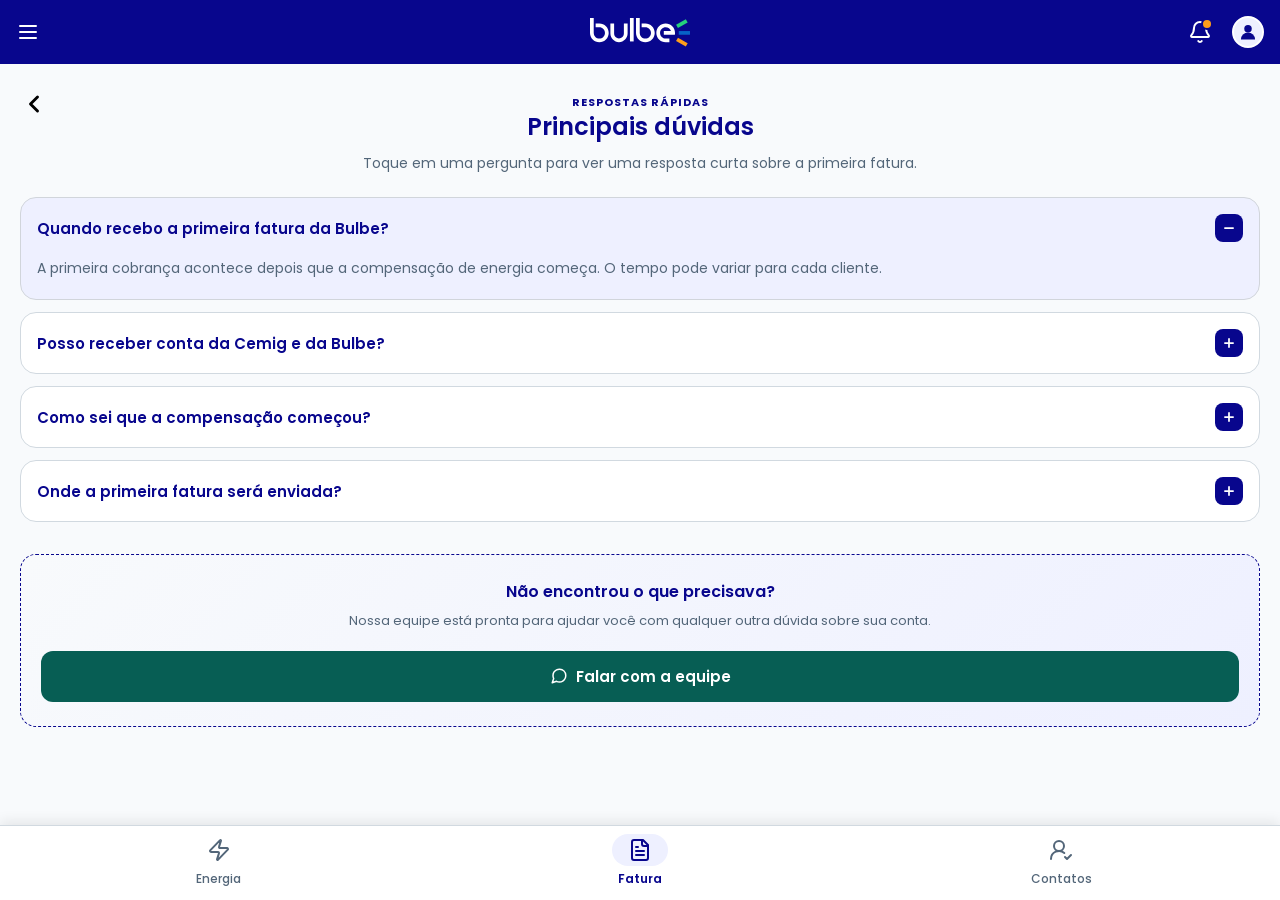
<file: pages/duvidas-fatura.html>
<!DOCTYPE html>
<html lang="pt-BR">

<head>
    <meta charset="UTF-8">
    <meta name="viewport" content="width=device-width, initial-scale=1">
    <title>Principais dúvidas · Bulbe</title>

    <!-- Fonte Poppins (a mesma do app) -->
    <link href="https://fonts.googleapis.com/css2?family=Poppins:wght@300;400;500;600&display=swap" rel="stylesheet">

    <!-- Cabeçalho e menu -->
    <link rel="stylesheet" href="../assets/css/bulbe-ui.css">
    <link rel="stylesheet" href="../assets/css/primeira-fatura.css">
    <script type="module" src="../assets/js/app.js"></script>
</head>

<body>

    <!-- ================= CABEÇALHO (não mexer) ================= -->
    <header class="topo">
        <a class="topo-botao" href="../escolher-cliente.html" aria-label="Voltar para a escolha de cliente">
            <svg viewBox="0 0 24 24" fill="none" stroke="currentColor" stroke-width="2" stroke-linecap="round">
                <path d="M4 6h16M4 12h16M4 18h16" />
            </svg>
        </a>

        <div class="topo-logo">
            <img src="../assets/img/logo-bulbe-branco.svg" alt="Bulbe">
        </div>

        <div class="topo-direita">
            <a class="topo-botao" href="central-de-avisos.html" aria-label="Avisos">
                <svg viewBox="0 0 24 24" fill="none" stroke="currentColor" stroke-width="2" stroke-linecap="round"
                    stroke-linejoin="round">
                    <path d="M10.268 21a2 2 0 0 0 3.464 0" />
                    <path
                        d="M3.262 15.326A1 1 0 0 0 4 17h16a1 1 0 0 0 .74-1.673C19.41 13.956 18 12.499 18 8A6 6 0 0 0 6 8c0 4.499-1.411 5.956-2.738 7.326" />
                </svg>
            </a>
            <a class="topo-avatar" href="#" aria-label="Meu perfil">
                <svg viewBox="0 0 24 24" fill="currentColor">
                    <circle cx="12" cy="8" r="4.5" />
                    <path d="M3.5 21a8.5 8.5 0 0 1 17 0Z" />
                </svg>
            </a>
        </div>
    </header>


    <!-- ================= CONTEÚDO DA SUA TELA ================= -->
    <main>

        <section class="secao-duvidas" aria-labelledby="titulo-duvidas">
            <div class="cabecalho-com-seta">
                <!-- Seta na esquerda -->
                <a href="central-orientacoes.html" class="seta-voltar-preta" aria-label="Voltar para orientações">
                    <svg aria-hidden="true" viewBox="0 0 24 24" fill="none" stroke="currentColor" stroke-width="2.5"
                        stroke-linecap="round" stroke-linejoin="round">
                        <path d="m15 18-6-6 6-6" />
                    </svg>
                </a>

                <!-- Seus textos centralizados -->
                <div class="cabecalho-centralizado">
                    <span class="badge-azul">Respostas Rápidas</span>
                    <!-- (ou o badge correspondente de cada página) -->
                    <h1 id="titulo-duvidas" class="titulo-escuro">Principais dúvidas</h1>
                    <p class="texto-explicativo">Toque em uma pergunta para ver uma resposta curta sobre a primeira
                        fatura.</p>
                </div>
            </div>

            <div class="lista-acordeao">

                <!-- Pergunta 1 -->
                <details class="item-duvida" open>
                    <summary class="pergunta-duvida">
                        <span class="texto-pergunta">Quando recebo a primeira fatura da Bulbe?</span>
                        <span class="icone-toggle">
                            <svg class="icone-mais" viewBox="0 0 24 24" fill="none" stroke="currentColor"
                                stroke-width="3" stroke-linecap="round" stroke-linejoin="round">
                                <line x1="12" y1="5" x2="12" y2="19"></line>
                                <line x1="5" y1="12" x2="19" y2="12"></line>
                            </svg>
                            <svg class="icone-menos" viewBox="0 0 24 24" fill="none" stroke="currentColor"
                                stroke-width="3" stroke-linecap="round" stroke-linejoin="round">
                                <line x1="5" y1="12" x2="19" y2="12"></line>
                            </svg>
                        </span>
                    </summary>
                    <div class="resposta-duvida">
                        <p>A primeira cobrança acontece depois que a compensação de energia começa. O tempo pode variar
                            para cada cliente.</p>
                    </div>
                </details>

                <!-- Pergunta 2 -->
                <details class="item-duvida">
                    <summary class="pergunta-duvida">
                        <span class="texto-pergunta">Posso receber conta da Cemig e da Bulbe?</span>
                        <span class="icone-toggle">
                            <svg class="icone-mais" viewBox="0 0 24 24" fill="none" stroke="currentColor"
                                stroke-width="3" stroke-linecap="round" stroke-linejoin="round">
                                <line x1="12" y1="5" x2="12" y2="19"></line>
                                <line x1="5" y1="12" x2="19" y2="12"></line>
                            </svg>
                            <svg class="icone-menos" viewBox="0 0 24 24" fill="none" stroke="currentColor"
                                stroke-width="3" stroke-linecap="round" stroke-linejoin="round">
                                <line x1="5" y1="12" x2="19" y2="12"></line>
                            </svg>
                        </span>
                    </summary>
                    <div class="resposta-duvida">
                        <p>Sim! A Cemig continua cobrando as taxas obrigatórias e de iluminação pública, enquanto a
                            Bulbe cobra apenas pela energia injetada com desconto.</p>
                    </div>
                </details>

                <!-- Pergunta 3 -->
                <details class="item-duvida">
                    <summary class="pergunta-duvida">
                        <span class="texto-pergunta">Como sei que a compensação começou?</span>
                        <span class="icone-toggle">
                            <svg class="icone-mais" viewBox="0 0 24 24" fill="none" stroke="currentColor"
                                stroke-width="3" stroke-linecap="round" stroke-linejoin="round">
                                <line x1="12" y1="5" x2="12" y2="19"></line>
                                <line x1="5" y1="12" x2="19" y2="12"></line>
                            </svg>
                            <svg class="icone-menos" viewBox="0 0 24 24" fill="none" stroke="currentColor"
                                stroke-width="3" stroke-linecap="round" stroke-linejoin="round">
                                <line x1="5" y1="12" x2="19" y2="12"></line>
                            </svg>
                        </span>
                    </summary>
                    <div class="resposta-duvida">
                        <p>Você será avisado pelos nossos canais oficiais (WhatsApp e e-mail) assim que a injeção de
                            energia iniciar na sua instalação.</p>
                    </div>
                </details>

                <!-- Pergunta 4 -->
                <details class="item-duvida">
                    <summary class="pergunta-duvida">
                        <span class="texto-pergunta">Onde a primeira fatura será enviada?</span>
                        <span class="icone-toggle">
                            <svg class="icone-mais" viewBox="0 0 24 24" fill="none" stroke="currentColor"
                                stroke-width="3" stroke-linecap="round" stroke-linejoin="round">
                                <line x1="12" y1="5" x2="12" y2="19"></line>
                                <line x1="5" y1="12" x2="19" y2="12"></line>
                            </svg>
                            <svg class="icone-menos" viewBox="0 0 24 24" fill="none" stroke="currentColor"
                                stroke-width="3" stroke-linecap="round" stroke-linejoin="round">
                                <line x1="5" y1="12" x2="19" y2="12"></line>
                            </svg>
                        </span>
                    </summary>
                    <div class="resposta-duvida">
                        <p>Sua fatura será enviada em formato digital para o seu e-mail cadastrado e também ficará
                            disponível através do nosso WhatsApp oficial.</p>
                    </div>
                </details>

            </div>

            <!-- Nova Seção de Suporte -->
            <aside class="cartao-suporte" aria-labelledby="titulo-suporte">
                <h2 id="titulo-suporte">Não encontrou o que precisava?</h2>
                <p>Nossa equipe está pronta para ajudar você com qualquer outra dúvida sobre sua conta.</p>

                <a href="#" class="botao-verde-suporte">
                    <svg aria-hidden="true" viewBox="0 0 24 24" fill="none" stroke="currentColor" stroke-width="2"
                        stroke-linecap="round" stroke-linejoin="round">
                        <path
                            d="M21 11.5a8.38 8.38 0 0 1-.9 3.8 8.5 8.5 0 0 1-7.6 4.7 8.38 8.38 0 0 1-3.8-.9L3 21l1.9-5.7a8.38 8.38 0 0 1-.9-3.8 8.5 8.5 0 0 1 4.7-7.6 8.38 8.38 0 0 1 3.8-.9h.5a8.48 8.48 0 0 1 8 8v.5z">
                        </path>
                    </svg>
                    Falar com a equipe
                </a>
            </aside>

        </section>

    </main>


    <!-- ================= MENU DE BAIXO ================= -->
    <!-- Coloque class="ativo" no link da sua tela (e tire do link de Energia) -->
    <nav class="menu" aria-label="Menu principal">
        <a href="acompanhe-sua-energia.html">
            <span class="menu-icone">
                <svg viewBox="0 0 24 24" fill="none" stroke="currentColor" stroke-width="2" stroke-linejoin="round">
                    <path
                        d="M4 14a1 1 0 0 1-.78-1.63l9.9-10.2a.5.5 0 0 1 .86.46l-1.92 6.02A1 1 0 0 0 13 10h7a1 1 0 0 1 .78 1.63l-9.9 10.2a.5.5 0 0 1-.86-.46l1.92-6.02A1 1 0 0 0 11 14z" />
                </svg>
            </span>
            Energia
        </a>

        <a class="ativo" href="primeira-fatura.html">
            <span class="menu-icone">
                <svg viewBox="0 0 24 24" fill="none" stroke="currentColor" stroke-width="2" stroke-linecap="round"
                    stroke-linejoin="round">
                    <path d="M15 2H6a2 2 0 0 0-2 2v16a2 2 0 0 0 2 2h12a2 2 0 0 0 2-2V7Z" />
                    <path d="M14 2v4a2 2 0 0 0 2 2h4" />
                    <path d="M10 9H8M16 13H8M16 17H8" />
                </svg>
            </span>
            Fatura
        </a>

        <a href="confirmar-contatos.html">
            <span class="menu-icone">
                <svg viewBox="0 0 24 24" fill="none" stroke="currentColor" stroke-width="2" stroke-linecap="round"
                    stroke-linejoin="round">
                    <path d="M2 21a8 8 0 0 1 13.292-6" />
                    <circle cx="10" cy="8" r="5" />
                    <path d="m16 19 2 2 4-4" />
                </svg>
            </span>
            Contatos
        </a>
    </nav>

</body>

</html>
</file>
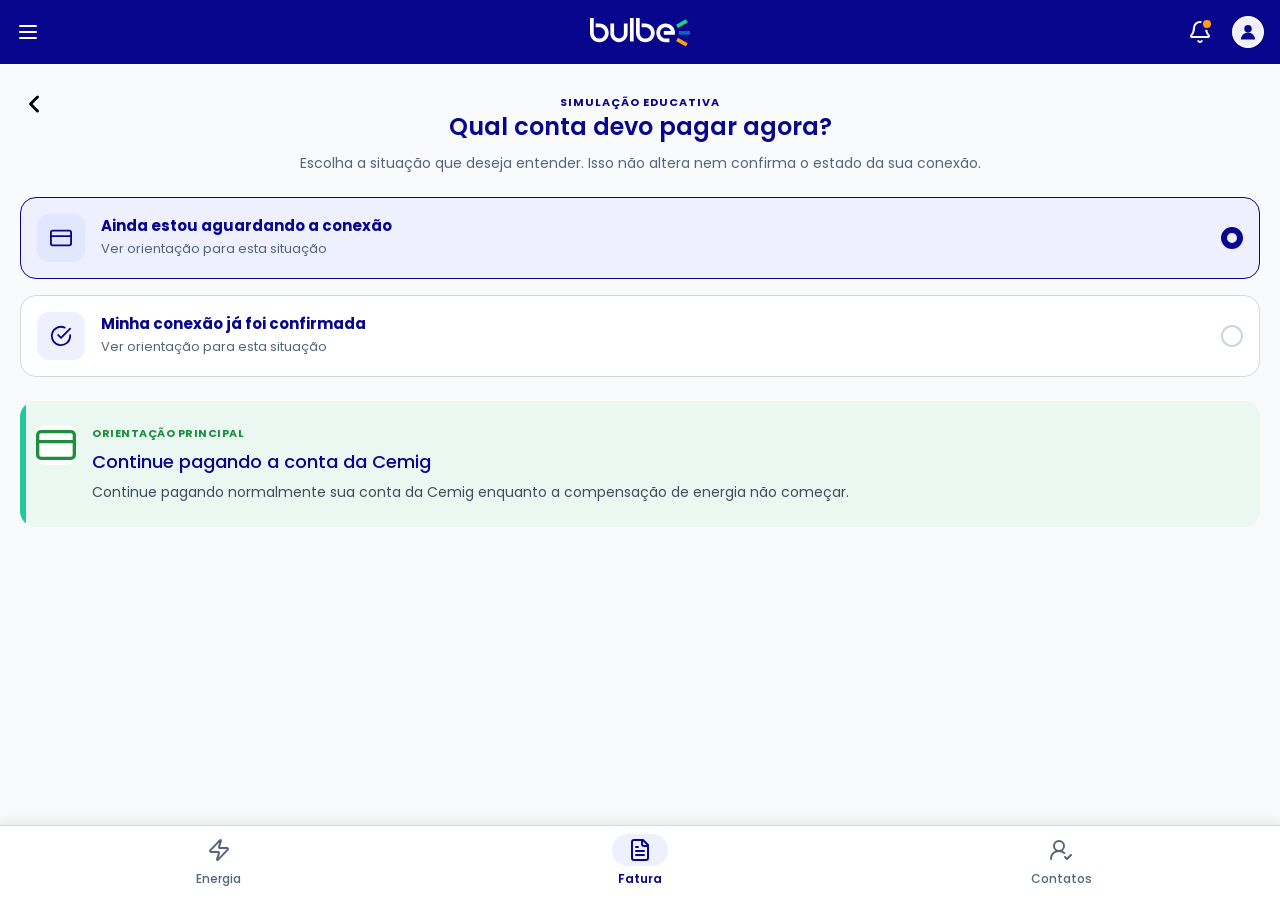
<file: pages/explicacao-contas.html>
<!DOCTYPE html>
<html lang="pt-BR">

<head>
    <meta charset="UTF-8">
    <meta name="viewport" content="width=device-width, initial-scale=1">
    <title>Qual conta devo pagar? · Bulbe</title>

    <!-- Fonte Poppins (a mesma do app) -->
    <link href="https://fonts.googleapis.com/css2?family=Poppins:wght@300;400;500;600&display=swap" rel="stylesheet">

    <!-- Cabeçalho e menu -->
    <link rel="stylesheet" href="../assets/css/bulbe-ui.css">
    <link rel="stylesheet" href="../assets/css/primeira-fatura.css">
    <script type="module" src="../assets/js/app.js"></script>
</head>

<body>

    <!-- ================= CABEÇALHO (não mexer) ================= -->
    <header class="topo">
        <a class="topo-botao" href="../escolher-cliente.html" aria-label="Voltar para a escolha de cliente">
            <svg viewBox="0 0 24 24" fill="none" stroke="currentColor" stroke-width="2" stroke-linecap="round">
                <path d="M4 6h16M4 12h16M4 18h16" />
            </svg>
        </a>

        <div class="topo-logo">
            <img src="../assets/img/logo-bulbe-branco.svg" alt="Bulbe">
        </div>

        <div class="topo-direita">
            <a class="topo-botao" href="central-de-avisos.html" aria-label="Avisos">
                <svg viewBox="0 0 24 24" fill="none" stroke="currentColor" stroke-width="2" stroke-linecap="round"
                    stroke-linejoin="round">
                    <path d="M10.268 21a2 2 0 0 0 3.464 0" />
                    <path
                        d="M3.262 15.326A1 1 0 0 0 4 17h16a1 1 0 0 0 .74-1.673C19.41 13.956 18 12.499 18 8A6 6 0 0 0 6 8c0 4.499-1.411 5.956-2.738 7.326" />
                </svg>
            </a>
            <a class="topo-avatar" href="#" aria-label="Meu perfil">
                <svg viewBox="0 0 24 24" fill="currentColor">
                    <circle cx="12" cy="8" r="4.5" />
                    <path d="M3.5 21a8.5 8.5 0 0 1 17 0Z" />
                </svg>
            </a>
        </div>
    </header>


    <!-- ================= CONTEÚDO DA SUA TELA ================= -->
    <main>
        <section class="secao-simulacao" aria-labelledby="titulo-simulacao">

            <!-- CABEÇALHO COM SETA E TEXTO CENTRALIZADO -->
            <div class="cabecalho-com-seta">
                <a href="central-orientacoes.html" class="seta-voltar-preta" aria-label="Voltar para orientações">
                    <svg aria-hidden="true" viewBox="0 0 24 24" fill="none" stroke="currentColor" stroke-width="2.5"
                        stroke-linecap="round" stroke-linejoin="round">
                        <path d="m15 18-6-6 6-6" />
                    </svg>
                </a>
                <div class="cabecalho-centralizado">
                    <span class="badge-azul">Simulação Educativa</span>
                    <h1 id="titulo-simulacao" class="titulo-escuro">Qual conta devo pagar agora?</h1>
                    <p class="texto-explicativo">Escolha a situação que deseja entender. Isso não altera nem confirma o
                        estado da sua conexão.</p>
                </div>
            </div>

            <fieldset class="grupo-selecao">
                <legend class="sr-only">Situação atual da sua conexão</legend>

                <!-- Opção 1 -->
                <label class="cartao-selecao selecionado" id="label-aguardando">
                    <input type="radio" name="situacao_conexao" value="aguardando" id="radio-aguardando" checked
                        class="sr-only">
                    <span class="icone-selecao ativo" id="icone-aguardando" aria-hidden="true">
                        <svg viewBox="0 0 24 24" fill="none" stroke="currentColor" stroke-width="2"
                            stroke-linecap="round" stroke-linejoin="round">
                            <rect x="1" y="4" width="22" height="16" rx="2" ry="2"></rect>
                            <line x1="1" y1="10" x2="23" y2="10"></line>
                        </svg>
                    </span>
                    <span class="conteudo-selecao">
                        <span class="titulo-selecao">Ainda estou aguardando a conexão</span>
                        <span class="texto-selecao">Ver orientação para esta situação</span>
                    </span>
                    <span class="radio-indicador" aria-hidden="true"></span>
                </label>

                <!-- Opção 2 -->
                <label class="cartao-selecao" id="label-confirmada">
                    <input type="radio" name="situacao_conexao" value="confirmada" id="radio-confirmada"
                        class="sr-only">
                    <span class="icone-selecao inativo" id="icone-confirmada" aria-hidden="true">
                        <svg viewBox="0 0 24 24" fill="none" stroke="currentColor" stroke-width="2"
                            stroke-linecap="round" stroke-linejoin="round">
                            <path d="M22 11.08V12a10 10 0 1 1-5.93-9.14"></path>
                            <polyline points="22 4 12 14.01 9 11.01"></polyline>
                        </svg>
                    </span>
                    <span class="conteudo-selecao">
                        <span class="titulo-selecao">Minha conexão já foi confirmada</span>
                        <span class="texto-selecao">Ver orientação para esta situação</span>
                    </span>
                    <span class="radio-indicador" aria-hidden="true"></span>
                </label>
            </fieldset>

            <!-- Resultado 1: Aguardando -->
            <article id="resultado-aguardando" class="cartao-orientacao-verde">
                <div class="icone-orientacao" aria-hidden="true">
                    <svg viewBox="0 0 24 24" fill="none" stroke="currentColor" stroke-width="2" stroke-linecap="round"
                        stroke-linejoin="round">
                        <rect x="1" y="4" width="22" height="16" rx="2" ry="2"></rect>
                        <line x1="1" y1="10" x2="23" y2="10"></line>
                    </svg>
                </div>
                <div class="conteudo-orientacao">
                    <span class="tag-verde">Orientação Principal</span>
                    <h2>Continue pagando a conta da Cemig</h2>
                    <p>Continue pagando normalmente sua conta da Cemig enquanto a compensação de energia não começar.
                    </p>
                </div>
            </article>

            <!-- Resultado 2: Confirmada -->
            <article id="resultado-confirmada" class="cartao-orientacao-verde oculto">
                <div class="icone-orientacao" aria-hidden="true">
                    <svg viewBox="0 0 24 24" fill="none" stroke="currentColor" stroke-width="2" stroke-linecap="round"
                        stroke-linejoin="round">
                        <path d="M22 11.08V12a10 10 0 1 1-5.93-9.14"></path>
                        <polyline points="22 4 12 14.01 9 11.01"></polyline>
                    </svg>
                </div>
                <div class="conteudo-orientacao">
                    <span class="tag-verde">Orientação Principal</span>
                    <h2>Siga as orientações oficiais da Bulbe</h2>
                    <p>Após a implementação da compensação, a cobrança passa ao modelo de fatura única da Bulbe,
                        conforme as orientações oficiais.</p>
                </div>
            </article>

        </section>
    </main>


    <!-- ================= MENU DE BAIXO ================= -->
    <!-- Coloque class="ativo" no link da sua tela (e tire do link de Energia) -->
    <nav class="menu" aria-label="Menu principal">
        <a href="acompanhe-sua-energia.html">
            <span class="menu-icone">
                <svg viewBox="0 0 24 24" fill="none" stroke="currentColor" stroke-width="2" stroke-linejoin="round">
                    <path
                        d="M4 14a1 1 0 0 1-.78-1.63l9.9-10.2a.5.5 0 0 1 .86.46l-1.92 6.02A1 1 0 0 0 13 10h7a1 1 0 0 1 .78 1.63l-9.9 10.2a.5.5 0 0 1-.86-.46l1.92-6.02A1 1 0 0 0 11 14z" />
                </svg>
            </span>
            Energia
        </a>

        <a class="ativo" href="primeira-fatura.html">
            <span class="menu-icone">
                <svg viewBox="0 0 24 24" fill="none" stroke="currentColor" stroke-width="2" stroke-linecap="round"
                    stroke-linejoin="round">
                    <path d="M15 2H6a2 2 0 0 0-2 2v16a2 2 0 0 0 2 2h12a2 2 0 0 0 2-2V7Z" />
                    <path d="M14 2v4a2 2 0 0 0 2 2h4" />
                    <path d="M10 9H8M16 13H8M16 17H8" />
                </svg>
            </span>
            Fatura
        </a>

        <a href="confirmar-contatos.html">
            <span class="menu-icone">
                <svg viewBox="0 0 24 24" fill="none" stroke="currentColor" stroke-width="2" stroke-linecap="round"
                    stroke-linejoin="round">
                    <path d="M2 21a8 8 0 0 1 13.292-6" />
                    <circle cx="10" cy="8" r="5" />
                    <path d="m16 19 2 2 4-4" />
                </svg>
            </span>
            Contatos
        </a>
    </nav>

    <script src="../assets/js/primeira-fatura.js"></script>

</body>

</html>
</file>
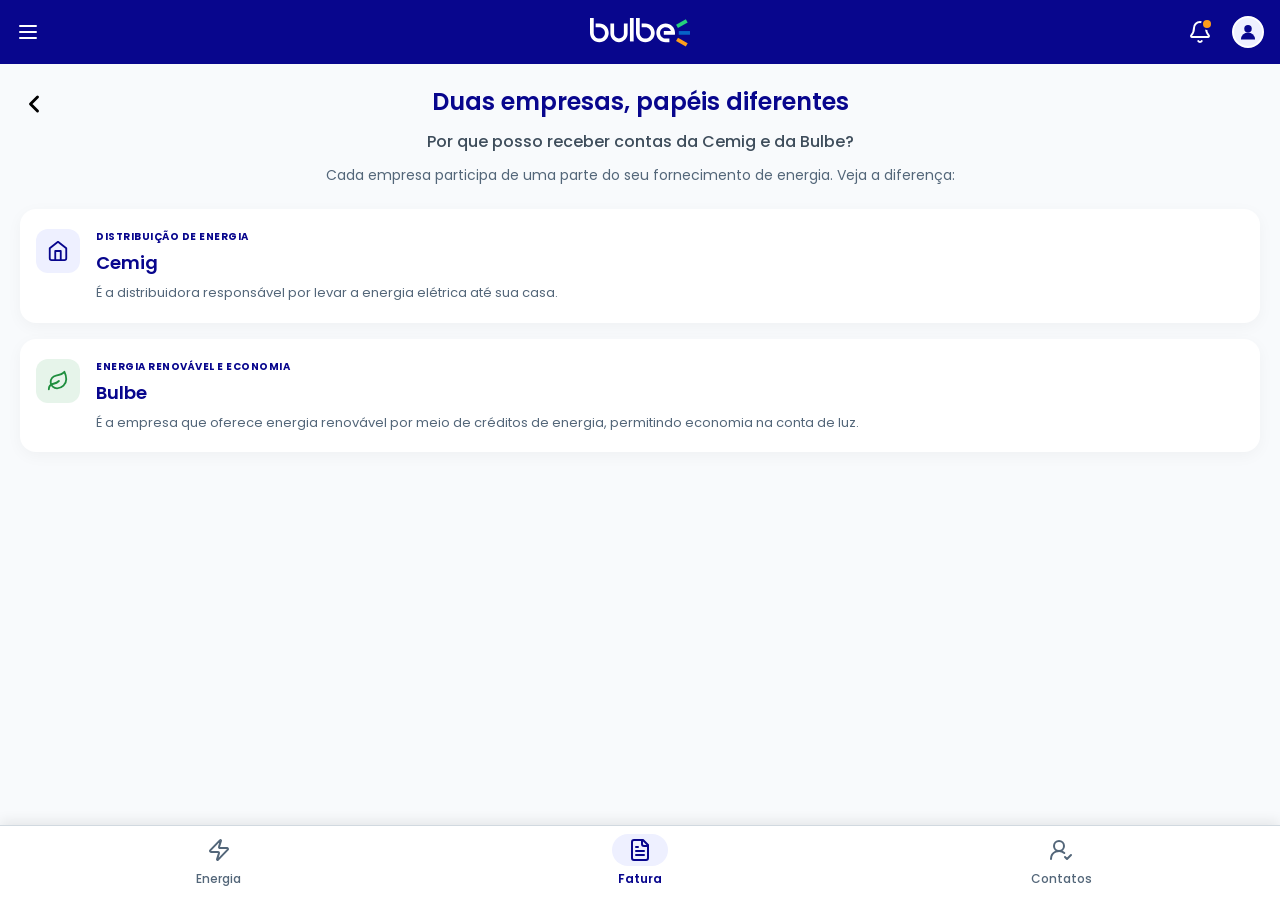
<file: pages/explicacao-empresas.html>
<!DOCTYPE html>
<html lang="pt-BR">

<head>
    <meta charset="UTF-8">
    <meta name="viewport" content="width=device-width, initial-scale=1">
    <title>Duas empresas, papéis diferentes · Bulbe</title>

    <!-- Fonte Poppins (a mesma do app) -->
    <link href="https://fonts.googleapis.com/css2?family=Poppins:wght@300;400;500;600&display=swap" rel="stylesheet">

    <!-- Cabeçalho e menu -->
    <link rel="stylesheet" href="../assets/css/bulbe-ui.css">
    <link rel="stylesheet" href="../assets/css/primeira-fatura.css">
    <script type="module" src="../assets/js/app.js"></script>
</head>

<body>

    <!-- ================= CABEÇALHO (não mexer) ================= -->
    <header class="topo">
        <a class="topo-botao" href="../escolher-cliente.html" aria-label="Voltar para a escolha de cliente">
            <svg viewBox="0 0 24 24" fill="none" stroke="currentColor" stroke-width="2" stroke-linecap="round">
                <path d="M4 6h16M4 12h16M4 18h16" />
            </svg>
        </a>

        <div class="topo-logo">
            <img src="../assets/img/logo-bulbe-branco.svg" alt="Bulbe">
        </div>

        <div class="topo-direita">
            <a class="topo-botao" href="central-de-avisos.html" aria-label="Avisos">
                <svg viewBox="0 0 24 24" fill="none" stroke="currentColor" stroke-width="2" stroke-linecap="round"
                    stroke-linejoin="round">
                    <path d="M10.268 21a2 2 0 0 0 3.464 0" />
                    <path
                        d="M3.262 15.326A1 1 0 0 0 4 17h16a1 1 0 0 0 .74-1.673C19.41 13.956 18 12.499 18 8A6 6 0 0 0 6 8c0 4.499-1.411 5.956-2.738 7.326" />
                </svg>
            </a>
            <a class="topo-avatar" href="#" aria-label="Meu perfil">
                <svg viewBox="0 0 24 24" fill="currentColor">
                    <circle cx="12" cy="8" r="4.5" />
                    <path d="M3.5 21a8.5 8.5 0 0 1 17 0Z" />
                </svg>
            </a>
        </div>
    </header>


    <!-- ================= CONTEÚDO DA SUA TELA ================= -->
    <main>

        <section class="secao-papeis-diferentes" aria-labelledby="titulo-papeis">

            <!-- CABEÇALHO COM SETA E TEXTO CENTRALIZADO -->
            <div class="cabecalho-com-seta">
                <a href="central-orientacoes.html" class="seta-voltar-preta" aria-label="Voltar para orientações">
                    <svg aria-hidden="true" viewBox="0 0 24 24" fill="none" stroke="currentColor" stroke-width="2.5"
                        stroke-linecap="round" stroke-linejoin="round">
                        <path d="m15 18-6-6 6-6" />
                    </svg>
                </a>
                <div class="cabecalho-centralizado">
                    <h1 id="titulo-papeis" class="titulo-escuro">Duas empresas, papéis diferentes</h1>
                    <p class="pergunta-destaque">Por que posso receber contas da Cemig e da Bulbe?</p>
                    <p class="texto-explicativo">Cada empresa participa de uma parte do seu fornecimento de energia.
                        Veja a diferença:</p>
                </div>
            </div>

            <ul class="lista-empresas">

                <li>
                    <article class="cartao-empresa">
                        <span class="icone-empresa azul" aria-hidden="true">
                            <!-- Ícone de casa (Cemig) -->
                            <svg viewBox="0 0 24 24" fill="none" stroke="currentColor" stroke-width="2"
                                stroke-linecap="round" stroke-linejoin="round">
                                <path d="M3 9l9-7 9 7v11a2 2 0 0 1-2 2H5a2 2 0 0 1-2-2z"></path>
                                <polyline points="9 22 9 12 15 12 15 22"></polyline>
                            </svg>
                        </span>
                        <div class="conteudo-empresa">
                            <span class="tag-categoria">Distribuição de energia</span>
                            <h2>Cemig</h2>
                            <p>É a distribuidora responsável por levar a energia elétrica até sua casa.</p>
                        </div>
                    </article>
                </li>

                <li>
                    <article class="cartao-empresa">
                        <span class="icone-empresa verde" aria-hidden="true">
                            <!-- Ícone de folha (Bulbe) -->
                            <svg viewBox="0 0 24 24" fill="none" stroke="currentColor" stroke-width="2"
                                stroke-linecap="round" stroke-linejoin="round">
                                <path
                                    d="M11 20A7 7 0 0 1 9.8 6.1C15.5 5 17 4.48 19 2c1 2 2 4.18 2 8 0 5.5-4.78 10-10 10Z">
                                </path>
                                <path d="M2 21c0-3 1.85-5.36 5.08-6C9.5 14.52 12 13 13 12"></path>
                            </svg>
                        </span>
                        <div class="conteudo-empresa">
                            <span class="tag-categoria">Energia renovável e economia</span>
                            <h2>Bulbe</h2>
                            <p>É a empresa que oferece energia renovável por meio de créditos de energia, permitindo
                                economia na conta de luz.</p>
                        </div>
                    </article>
                </li>

            </ul>

        </section>


    </main>


    <!-- ================= MENU DE BAIXO ================= -->
    <!-- Coloque class="ativo" no link da sua tela (e tire do link de Energia) -->
    <nav class="menu" aria-label="Menu principal">
        <a href="acompanhe-sua-energia.html">
            <span class="menu-icone">
                <svg viewBox="0 0 24 24" fill="none" stroke="currentColor" stroke-width="2" stroke-linejoin="round">
                    <path
                        d="M4 14a1 1 0 0 1-.78-1.63l9.9-10.2a.5.5 0 0 1 .86.46l-1.92 6.02A1 1 0 0 0 13 10h7a1 1 0 0 1 .78 1.63l-9.9 10.2a.5.5 0 0 1-.86-.46l1.92-6.02A1 1 0 0 0 11 14z" />
                </svg>
            </span>
            Energia
        </a>

        <a class="ativo" href="primeira-fatura.html">
            <span class="menu-icone">
                <svg viewBox="0 0 24 24" fill="none" stroke="currentColor" stroke-width="2" stroke-linecap="round"
                    stroke-linejoin="round">
                    <path d="M15 2H6a2 2 0 0 0-2 2v16a2 2 0 0 0 2 2h12a2 2 0 0 0 2-2V7Z" />
                    <path d="M14 2v4a2 2 0 0 0 2 2h4" />
                    <path d="M10 9H8M16 13H8M16 17H8" />
                </svg>
            </span>
            Fatura
        </a>

        <a href="confirmar-contatos.html">
            <span class="menu-icone">
                <svg viewBox="0 0 24 24" fill="none" stroke="currentColor" stroke-width="2" stroke-linecap="round"
                    stroke-linejoin="round">
                    <path d="M2 21a8 8 0 0 1 13.292-6" />
                    <circle cx="10" cy="8" r="5" />
                    <path d="m16 19 2 2 4-4" />
                </svg>
            </span>
            Contatos
        </a>
    </nav>

</body>

</html>
</file>
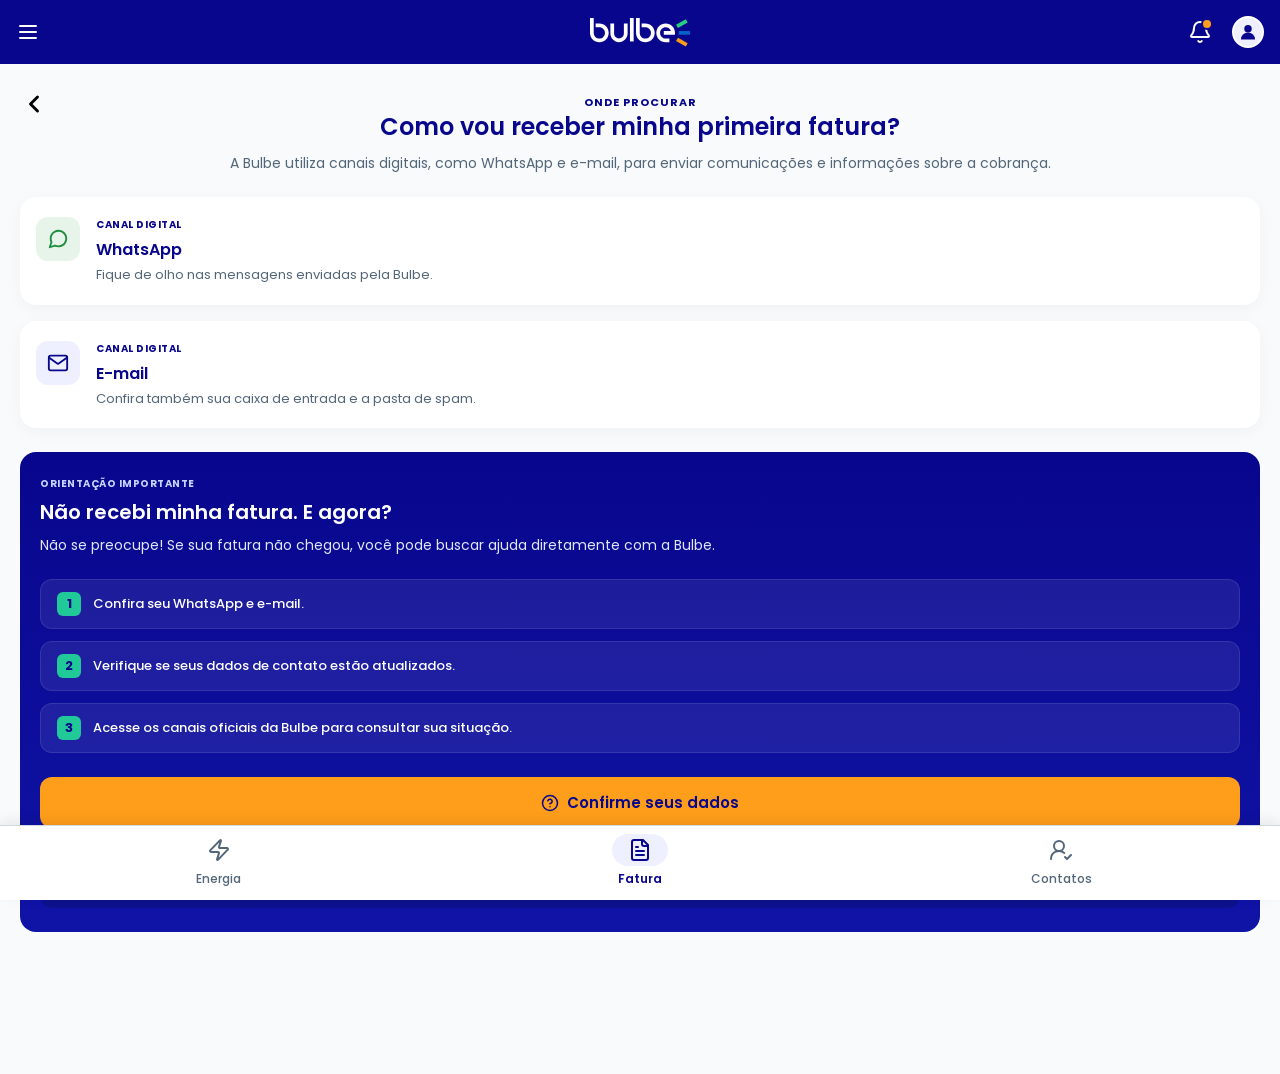
<file: pages/explicacao-recebimento.html>
<!DOCTYPE html>
<html lang="pt-BR">

<head>
    <meta charset="UTF-8">
    <meta name="viewport" content="width=device-width, initial-scale=1">
    <title>Como receber a fatura · Bulbe</title>

    <!-- Fonte Poppins (a mesma do app) -->
    <link href="https://fonts.googleapis.com/css2?family=Poppins:wght@300;400;500;600&display=swap" rel="stylesheet">

    <!-- Cabeçalho e menu -->
    <link rel="stylesheet" href="../assets/css/bulbe-ui.css">
    <link rel="stylesheet" href="../assets/css/primeira-fatura.css">
    <script type="module" src="../assets/js/app.js"></script>
</head>

<body>

    <!-- ================= CABEÇALHO (não mexer) ================= -->
    <header class="topo">
        <a class="topo-botao" href="../escolher-cliente.html" aria-label="Voltar para a escolha de cliente">
            <svg viewBox="0 0 24 24" fill="none" stroke="currentColor" stroke-width="2" stroke-linecap="round">
                <path d="M4 6h16M4 12h16M4 18h16" />
            </svg>
        </a>

        <div class="topo-logo">
            <img src="../assets/img/logo-bulbe-branco.svg" alt="Bulbe">
        </div>

        <div class="topo-direita">
            <a class="topo-botao" href="central-de-avisos.html" aria-label="Avisos">
                <svg viewBox="0 0 24 24" fill="none" stroke="currentColor" stroke-width="2" stroke-linecap="round"
                    stroke-linejoin="round">
                    <path d="M10.268 21a2 2 0 0 0 3.464 0" />
                    <path
                        d="M3.262 15.326A1 1 0 0 0 4 17h16a1 1 0 0 0 .74-1.673C19.41 13.956 18 12.499 18 8A6 6 0 0 0 6 8c0 4.499-1.411 5.956-2.738 7.326" />
                </svg>
            </a>
            <a class="topo-avatar" href="#" aria-label="Meu perfil">
                <svg viewBox="0 0 24 24" fill="currentColor">
                    <circle cx="12" cy="8" r="4.5" />
                    <path d="M3.5 21a8.5 8.5 0 0 1 17 0Z" />
                </svg>
            </a>
        </div>
    </header>


    <!-- ================= CONTEÚDO DA SUA TELA ================= -->
    <main>

        <section class="secao-receber-fatura" aria-labelledby="titulo-receber">

            <!-- CABEÇALHO COM SETA E TEXTO CENTRALIZADO -->
            <div class="cabecalho-com-seta">
                <a href="central-orientacoes.html" class="seta-voltar-preta" aria-label="Voltar para orientações">
                    <svg aria-hidden="true" viewBox="0 0 24 24" fill="none" stroke="currentColor" stroke-width="2.5"
                        stroke-linecap="round" stroke-linejoin="round">
                        <path d="m15 18-6-6 6-6" />
                    </svg>
                </a>
                <div class="cabecalho-centralizado">
                    <span class="badge-azul">Onde procurar</span>
                    <h1 id="titulo-receber" class="titulo-escuro">Como vou receber minha primeira fatura?</h1>
                    <p class="texto-explicativo">A Bulbe utiliza canais digitais, como WhatsApp e e-mail, para enviar
                        comunicações e informações sobre a cobrança.</p>
                </div>
            </div>

            <ul class="lista-canais">
                <li>
                    <article class="cartao-canal">
                        <span class="icone-canal verde" aria-hidden="true">
                            <svg viewBox="0 0 24 24" fill="none" stroke="currentColor" stroke-width="2"
                                stroke-linecap="round" stroke-linejoin="round">
                                <path
                                    d="M21 11.5a8.38 8.38 0 0 1-.9 3.8 8.5 8.5 0 0 1-7.6 4.7 8.38 8.38 0 0 1-3.8-.9L3 21l1.9-5.7a8.38 8.38 0 0 1-.9-3.8 8.5 8.5 0 0 1 4.7-7.6 8.38 8.38 0 0 1 3.8-.9h.5a8.48 8.48 0 0 1 8 8v.5z">
                                </path>
                            </svg>
                        </span>
                        <div class="conteudo-canal">
                            <span class="tag-categoria">Canal Digital</span>
                            <h2>WhatsApp</h2>
                            <p>Fique de olho nas mensagens enviadas pela Bulbe.</p>
                        </div>
                    </article>
                </li>

                <li>
                    <article class="cartao-canal">
                        <span class="icone-canal azul" aria-hidden="true">
                            <svg viewBox="0 0 24 24" fill="none" stroke="currentColor" stroke-width="2"
                                stroke-linecap="round" stroke-linejoin="round">
                                <path d="M4 4h16c1.1 0 2 .9 2 2v12c0 1.1-.9 2-2 2H4c-1.1 0-2-.9-2-2V6c0-1.1.9-2 2-2z">
                                </path>
                                <polyline points="22,6 12,13 2,6"></polyline>
                            </svg>
                        </span>
                        <div class="conteudo-canal">
                            <span class="tag-categoria">Canal Digital</span>
                            <h2>E-mail</h2>
                            <p>Confira também sua caixa de entrada e a pasta de spam.</p>
                        </div>
                    </article>
                </li>
            </ul>

            <!-- Bloco de Orientação Importante -->
            <aside class="bloco-orientacao-azul" aria-labelledby="titulo-orientacao-importante">
                <span class="tag-branca-transparente">Orientação Importante</span>
                <h2 id="titulo-orientacao-importante">Não recebi minha fatura. E agora?</h2>
                <p class="texto-orientacao">Não se preocupe! Se sua fatura não chegou, você pode buscar ajuda
                    diretamente com a Bulbe.</p>

                <ol class="lista-passos">
                    <li>
                        <span class="numero-passo" aria-hidden="true">1</span>
                        <span class="texto-passo">Confira seu WhatsApp e e-mail.</span>
                    </li>
                    <li>
                        <span class="numero-passo" aria-hidden="true">2</span>
                        <span class="texto-passo">Verifique se seus dados de contato estão atualizados.</span>
                    </li>
                    <li>
                        <span class="numero-passo" aria-hidden="true">3</span>
                        <span class="texto-passo">Acesse os canais oficiais da Bulbe para consultar sua situação.</span>
                    </li>
                </ol>

                <a href="confirmar-contatos.html" class="botao-amarelo-largo">
                    <svg aria-hidden="true" viewBox="0 0 24 24" fill="none" stroke="currentColor" stroke-width="2"
                        stroke-linecap="round" stroke-linejoin="round">
                        <circle cx="12" cy="12" r="10"></circle>
                        <path d="M9.09 9a3 3 0 0 1 5.83 1c0 2-3 3-3 3"></path>
                        <line x1="12" y1="17" x2="12.01" y2="17"></line>
                    </svg>
                    Confirme seus dados
                </a>

                <div class="aviso-rodape-azul">
                    <span class="icone-check-circular" aria-hidden="true">
                        <svg viewBox="0 0 24 24" fill="none" stroke="currentColor" stroke-width="2.5"
                            stroke-linecap="round" stroke-linejoin="round">
                            <polyline points="20 6 9 17 4 12"></polyline>
                        </svg>
                    </span>
                    <p>Você pode consultar esta página de orientações sempre que precisar, mesmo que não receba
                        mensagens.</p>
                </div>
            </aside>

        </section>

    </main>


    <!-- ================= MENU DE BAIXO ================= -->
    <!-- Coloque class="ativo" no link da sua tela (e tire do link de Energia) -->
    <nav class="menu" aria-label="Menu principal">
        <a href="acompanhe-sua-energia.html">
            <span class="menu-icone">
                <svg viewBox="0 0 24 24" fill="none" stroke="currentColor" stroke-width="2" stroke-linejoin="round">
                    <path
                        d="M4 14a1 1 0 0 1-.78-1.63l9.9-10.2a.5.5 0 0 1 .86.46l-1.92 6.02A1 1 0 0 0 13 10h7a1 1 0 0 1 .78 1.63l-9.9 10.2a.5.5 0 0 1-.86-.46l1.92-6.02A1 1 0 0 0 11 14z" />
                </svg>
            </span>
            Energia
        </a>

        <a class="ativo" href="primeira-fatura.html">
            <span class="menu-icone">
                <svg viewBox="0 0 24 24" fill="none" stroke="currentColor" stroke-width="2" stroke-linecap="round"
                    stroke-linejoin="round">
                    <path d="M15 2H6a2 2 0 0 0-2 2v16a2 2 0 0 0 2 2h12a2 2 0 0 0 2-2V7Z" />
                    <path d="M14 2v4a2 2 0 0 0 2 2h4" />
                    <path d="M10 9H8M16 13H8M16 17H8" />
                </svg>
            </span>
            Fatura
        </a>

        <a href="confirmar-contatos.html">
            <span class="menu-icone">
                <svg viewBox="0 0 24 24" fill="none" stroke="currentColor" stroke-width="2" stroke-linecap="round"
                    stroke-linejoin="round">
                    <path d="M2 21a8 8 0 0 1 13.292-6" />
                    <circle cx="10" cy="8" r="5" />
                    <path d="m16 19 2 2 4-4" />
                </svg>
            </span>
            Contatos
        </a>
    </nav>

</body>

</html>
</file>
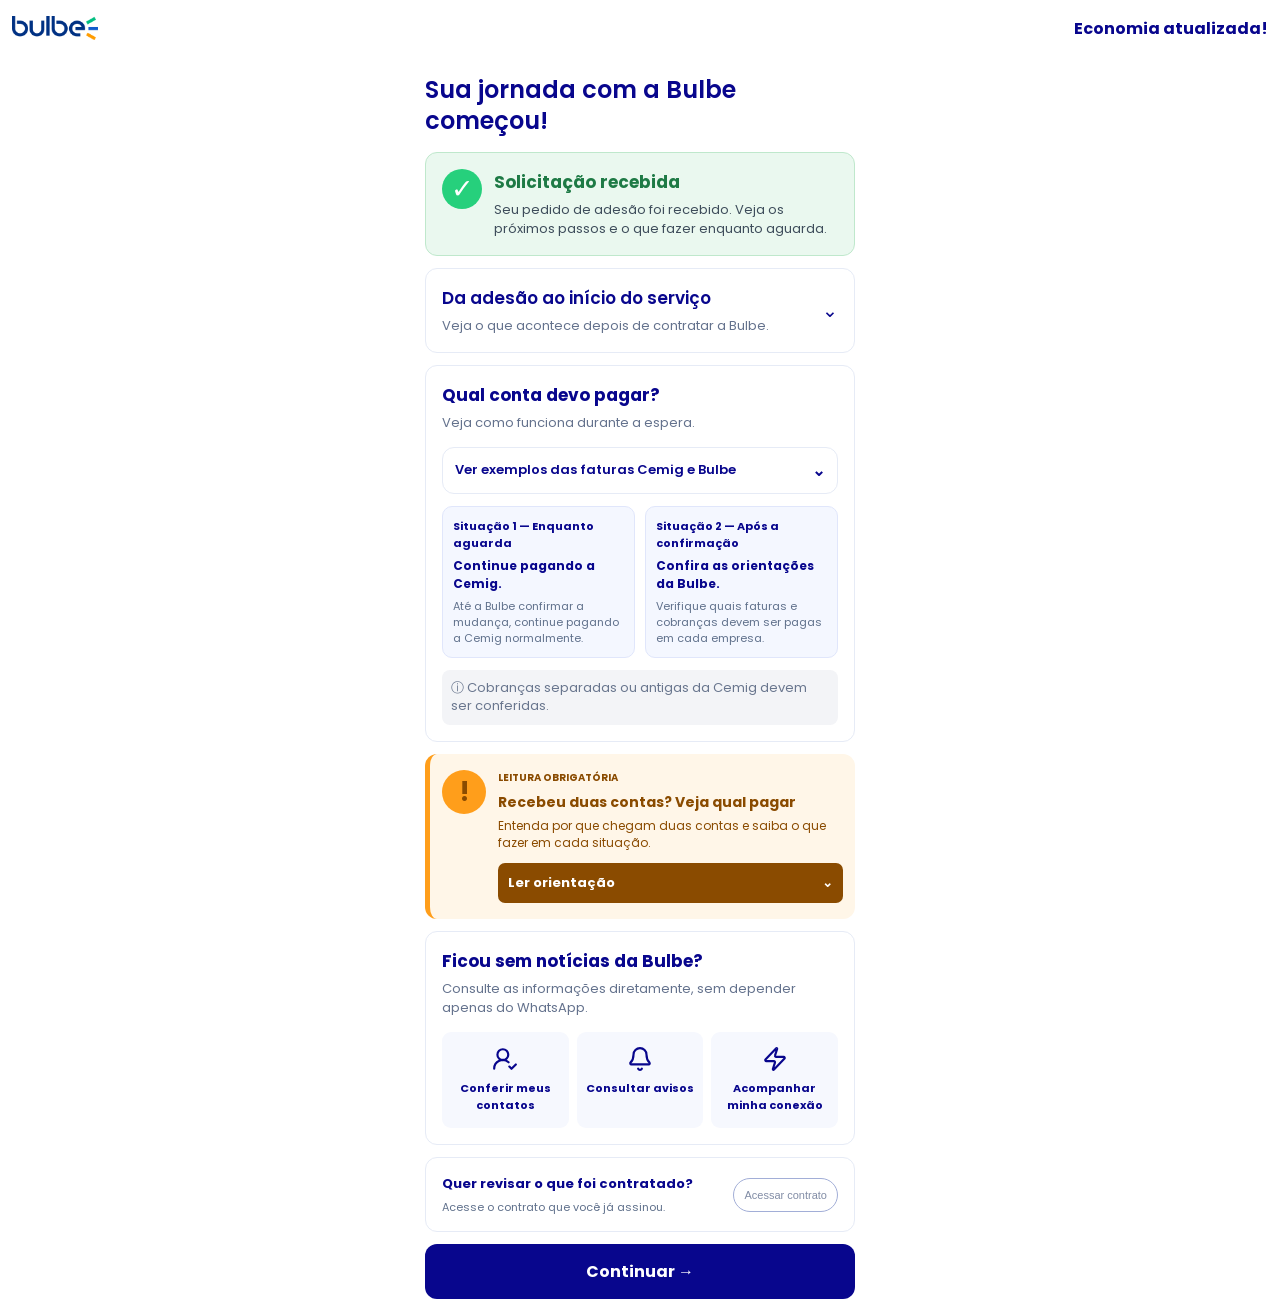
<file: pages/hu01.html>
<!DOCTYPE html>
<html lang="pt-BR">
<head>
    <meta charset="UTF-8">
    <meta name="viewport" content="width=device-width, initial-scale=1.0">
    <title>Boas-vindas · Bulbe</title>
    <link rel="stylesheet" href="../assets/css/hu01.css">
    <script src="../assets/js/hu01.js" defer></script>
    <script type="module" src="../assets/js/app.js"></script>
</head>
<body>
    <div id="container">
        <header id="header">
            <img src="../assets/img/logo-bulbe.png" alt="Bulbe">
            <h1>Economia atualizada!</h1>
        </header>

        <main id="main">
            <div class="conteudo">
                <h2 class="titulo-pagina">Sua jornada com a Bulbe começou!</h2>

                <section class="cartao confirmacao">
                    <span class="icone-confirmacao">✓</span>
                    <div>
                        <h3>Solicitação recebida</h3>
                        <p>Seu pedido de adesão foi recebido. Veja os próximos passos e o que fazer enquanto aguarda.</p>
                    </div>
                </section>

                <details class="cartao cartao-expansivel" id="etapas-jornada">
                    <summary class="resumo-cartao">
                        <span class="resumo-textos">
                            <strong class="resumo-titulo">Da adesão ao início do serviço</strong>
                            <span class="subtitulo">Veja o que acontece depois de contratar a Bulbe.</span>
                        </span>
                        <span class="resumo-seta" aria-hidden="true">⌄</span>
                    </summary>

                    <div class="etapas-conteudo">
                        <div class="etapas">
                            <div class="etapa">
                                <span class="numero">01</span>
                                <div>
                                    <h4>A Bulbe confere seus dados</h4>
                                    <p>A Bulbe verifica suas informações. Se houver pendências, consulte os avisos.</p>
                                </div>
                            </div>

                            <div class="etapa">
                                <span class="numero">02</span>
                                <div>
                                    <h4>A conexão é preparada com a Cemig</h4>
                                    <p>A preparação pode levar algumas semanas. O prazo varia.</p>
                                </div>
                            </div>

                            <div class="etapa">
                                <span class="numero">03</span>
                                <div>
                                    <h4>Início do serviço</h4>
                                    <p>Quando o processo for concluído, a Bulbe confirmará o início do serviço.</p>
                                </div>
                            </div>
                        </div>
                    </div>
                </details>

                <section class="cartao">
                    <h3>Qual conta devo pagar?</h3>
                    <p class="subtitulo">Veja como funciona durante a espera.</p>

                    <details class="faturas-expansiveis">
                        <summary class="resumo-faturas">
                            Ver exemplos das faturas Cemig e Bulbe
                            <span aria-hidden="true">⌄</span>
                        </summary>

                        <div class="faturas">
                            <div class="fatura cemig">
                                <div class="fatura-topo">
                                    Cemig <span>CONTA DE ENERGIA</span>
                                </div>
                                <div class="fatura-corpo">
                                    <small>Unidade consumidora</small>
                                    <div class="linha-falsa"></div>
                                    <div class="linha-falsa curta"></div>
                                    <p>Durante a espera</p>
                                    <strong class="status-pagar">● Pagar normalmente</strong>
                                </div>
                            </div>

                            <div class="fatura bulbe">
                                <div class="fatura-topo">
                                    Bulbe <span>FATURA BULBE</span>
                                </div>
                                <div class="fatura-corpo">
                                    <small>Informações da fatura</small>
                                    <div class="linha-falsa"></div>
                                    <div class="linha-falsa curta"></div>
                                    <p>Após a confirmação</p>
                                    <strong class="status-aguardar">● Aguardar orientação</strong>
                                </div>
                            </div>
                        </div>
                    </details>

                    <div class="situacoes">
                        <div class="situacao">
                            <h4>Situação 1 — Enquanto aguarda</h4>
                            <strong>Continue pagando a Cemig.</strong>
                            <p>Até a Bulbe confirmar a mudança, continue pagando a Cemig normalmente.</p>
                        </div>

                        <div class="situacao">
                            <h4>Situação 2 — Após a confirmação</h4>
                            <strong>Confira as orientações da Bulbe.</strong>
                            <p>Verifique quais faturas e cobranças devem ser pagas em cada empresa.</p>
                        </div>
                    </div>

                    <p class="nota">ⓘ Cobranças separadas ou antigas da Cemig devem ser conferidas.</p>
                </section>

                <details class="leitura" id="orientacao">
                    <summary>
                        <span class="icone-aviso">!</span>
                        <span class="chamada-leitura">
                            <small>LEITURA OBRIGATÓRIA</small>
                            <strong>Recebeu duas contas? Veja qual pagar</strong>
                            <span class="explicacao-leitura">
                                Entenda por que chegam duas contas e saiba o que fazer em cada situação.
                            </span>
                            <span class="abrir-leitura">
                                Ler orientação <span>⌄</span>
                            </span>
                        </span>
                    </summary>

                    <div class="texto-leitura">
                        <p class="aviso-importante" id="aviso-importante" hidden>
                            <strong>AVISO IMPORTANTE:</strong>
                            Leia as orientações abaixo e confirme que entendeu qual conta pagar.
                        </p>

                        <h4>1. Por que posso receber duas contas de luz?</h4>
                        <p>Durante a mudança para a Bulbe, você ainda pode receber uma fatura da Cemig. Isso não significa, por si só, que houve cobrança duplicada.</p>

                        <h4>2. Qual conta devo pagar enquanto aguardo?</h4>
                        <p>Continue pagando a Cemig normalmente até receber a confirmação da Bulbe sobre o início do serviço e as próximas orientações.</p>

                        <h4>3. Quando muda a forma de pagamento?</h4>
                        <p>Depois da confirmação da Bulbe, confira as instruções e as faturas recebidas antes de efetuar o pagamento.</p>

                        <h4>4. Quando começo a economizar?</h4>
                        <p>A economia não começa necessariamente no dia da adesão. O início depende da conclusão do processo e será informado pela Bulbe.</p>

                        <h4>5. E se a Cemig enviar outra cobrança?</h4>
                        <p>Contas antigas, parcelamentos e serviços específicos podem continuar aparecendo. Confira cada cobrança e procure a Bulbe se tiver dúvidas.</p>

                        <div class="aceite">
                            <input type="checkbox" id="leitura-confirmada">
                            <label for="leitura-confirmada">
                                Li e entendi qual conta devo pagar após a adesão.
                            </label>
                        </div>
                    </div>
                </details>

                <section class="cartao contato">
                    <h3>Ficou sem notícias da Bulbe?</h3>
                    <p class="subtitulo">
                        Consulte as informações diretamente, sem depender apenas do WhatsApp.
                    </p>

                    <div class="atalhos">
                        <a href="confirmar-contatos.html">
                            <svg viewBox="0 0 24 24" fill="none" stroke="currentColor" stroke-width="2" stroke-linecap="round" stroke-linejoin="round" aria-hidden="true">
                                <path d="M2 21a8 8 0 0 1 13.292-6"/>
                                <circle cx="10" cy="8" r="5"/>
                                <path d="m16 19 2 2 4-4"/>
                            </svg>
                            Conferir meus contatos
                        </a>

                        <a href="central-de-avisos.html">
                            <svg viewBox="0 0 24 24" fill="none" stroke="currentColor" stroke-width="2" stroke-linecap="round" stroke-linejoin="round" aria-hidden="true">
                                <path d="M10.268 21a2 2 0 0 0 3.464 0"/>
                                <path d="M3.262 15.326A1 1 0 0 0 4 17h16a1 1 0 0 0 .74-1.673C19.41 13.956 18 12.499 18 8A6 6 0 0 0 6 8c0 4.499-1.411 5.956-2.738 7.326"/>
                            </svg>
                            Consultar avisos
                        </a>

                        <a href="acompanhe-sua-energia.html">
                            <svg viewBox="0 0 24 24" fill="none" stroke="currentColor" stroke-width="2" stroke-linecap="round" stroke-linejoin="round" aria-hidden="true">
                                <path d="M4 14a1 1 0 0 1-.78-1.63l9.9-10.2a.5.5 0 0 1 .86.46l-1.92 6.02A1 1 0 0 0 13 10h7a1 1 0 0 1 .78 1.63l-9.9 10.2a.5.5 0 0 1-.86-.46l1.92-6.02A1 1 0 0 0 11 14z"/>
                            </svg>
                            Acompanhar minha conexão
                        </a>
                    </div>
                </section>

                <section class="cartao contrato">
                    <div>
                        <h3>Quer revisar o que foi contratado?</h3>
                        <p>Acesse o contrato que você já assinou.</p>
                    </div>
                    <button type="button" disabled>Acessar contrato</button>
                </section>

                <a class="continuar" id="continuar" href="confirmar-contatos.html">
                    Continuar →
                </a>
            </div>
        </main>
    </div>
</body>
</html>
</file>
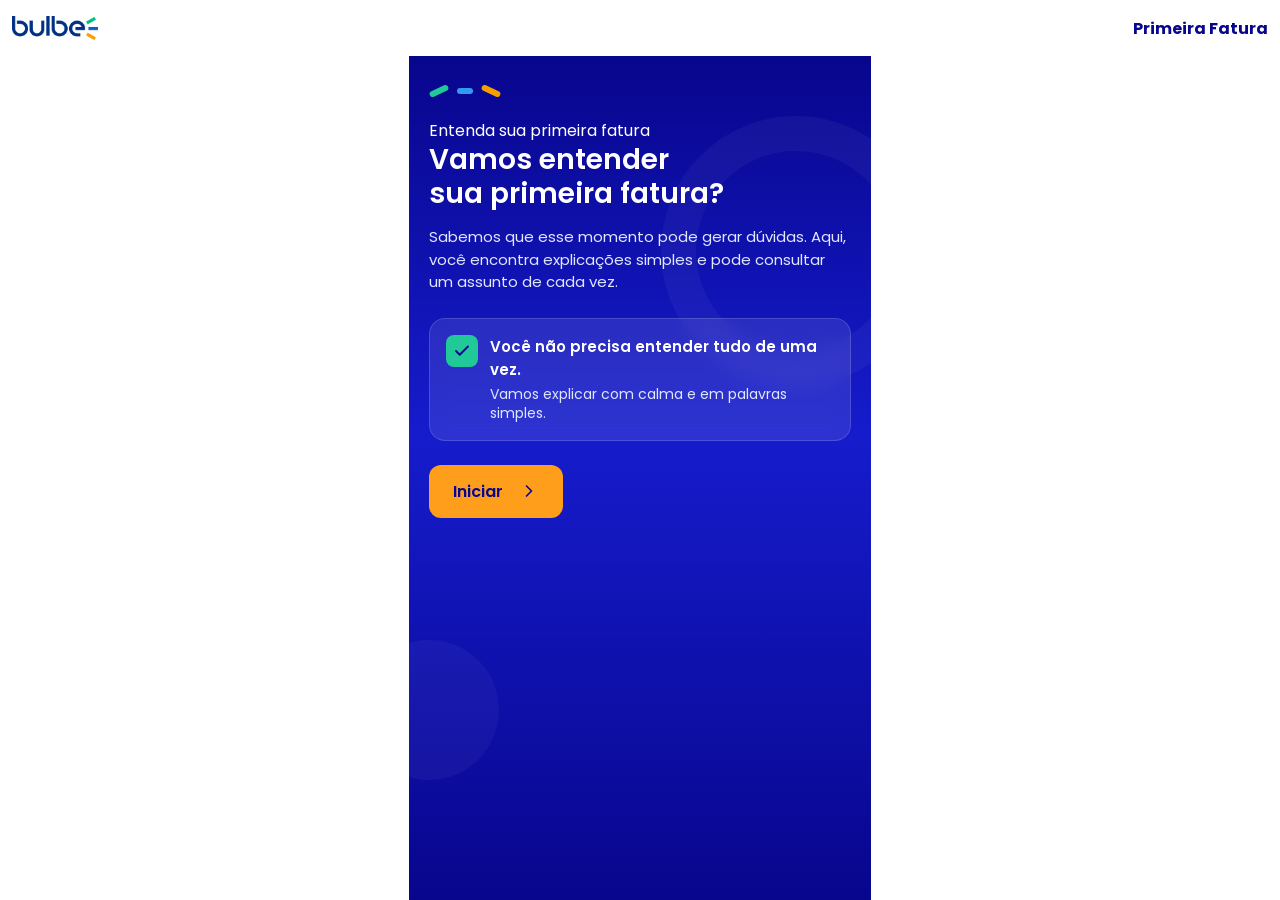
<file: pages/primeira-fatura.html>
<!DOCTYPE html>
<html lang="pt-BR">

<head>
    <meta charset="UTF-8">
    <meta name="viewport" content="width=device-width, initial-scale=1">
    <title>Entenda sua primeira fatura · Bulbe</title>

    <link href="https://fonts.googleapis.com/css2?family=Poppins:wght@300;400;500;600&display=swap" rel="stylesheet">

    <!-- Importando os CSS necessários -->
    <link rel="stylesheet" href="../assets/css/hu01.css">
    <link rel="stylesheet" href="../assets/css/bulbe-ui.css">
    <link rel="stylesheet" href="../assets/css/primeira-fatura.css">
    <script type="module" src="../assets/js/app.js"></script>
</head>

<body>

    <div id="container">
        <!-- Cabeçalho temporário (Template do colega) -->
        <header id="header">
            <img src="../assets/img/logo-bulbe.png" alt="Bulbe">
            <h1>Primeira Fatura</h1>
        </header>

        <main id="main">
            <div class="conteudo">

                <!-- Seu conteúdo original -->
                <section class="tela-destaque-azul" aria-labelledby="titulo-boas-vindas">
                    <div class="decoracao-riscos" aria-hidden="true">
                        <span class="risco verde"></span>
                        <span class="risco azul"></span>
                        <span class="risco laranja"></span>
                    </div>

                    <span class="badge-boas-vindas">Entenda sua primeira fatura</span>

                    <h1 id="titulo-boas-vindas" class="titulo-destaque">
                        Vamos entender<br>
                        sua primeira fatura?
                    </h1>

                    <p class="texto-destaque">
                        Sabemos que esse momento pode gerar dúvidas. Aqui, você encontra explicações simples e pode
                        consultar um assunto de cada vez.
                    </p>

                    <div class="cartao-info-azul">
                        <span class="cartao-info-icone" aria-hidden="true">
                            <svg viewBox="0 0 24 24" fill="none" stroke="currentColor" stroke-width="2.5"
                                stroke-linecap="round" stroke-linejoin="round">
                                <polyline points="20 6 9 17 4 12"></polyline>
                            </svg>
                        </span>
                        <span class="cartao-info-texto">
                            <h2>Você não precisa entender tudo de uma vez.</h2>
                            <p>Vamos explicar com calma e em palavras simples.</p>
                        </span>
                    </div>

                    <a href="central-orientacoes.html" class="botao-amarelo" id="btn-iniciar-fatura">
                        Iniciar
                        <svg aria-hidden="true" viewBox="0 0 24 24" fill="none" stroke="currentColor" stroke-width="2"
                            stroke-linecap="round" stroke-linejoin="round">
                            <path d="m9 18 6-6-6-6" />
                        </svg>
                    </a>
                </section>

            </div>
        </main>
    </div>

    <script src="../assets/js/primeira-fatura.js"></script>
</body>

</html>
</file>
<file: menu.css>
/* =========================================================
   Menu inicial: leva para as duas apresentações
   ========================================================= */
@import url("assets/css/cores.css");

* {
  box-sizing: border-box;
  margin: 0;
  padding: 0;
}

body {
  min-height: 100vh;
  display: flex;
  flex-direction: column;
  font-family: var(--fonte);
  color: var(--cor-texto);
  background: #f5f6fb;
  line-height: 1.6;
}

.menu-topo {
  background: var(--cor-azul);
  color: var(--cor-branco);
  text-align: center;
  padding: 64px 16px 96px;
}

.menu-logo {
  height: 36px;
  margin-bottom: 24px;
}

.menu-etiqueta {
  font-size: 14px;
  opacity: 0.8;
}

.menu-topo h1 {
  font-size: 48px;
  font-weight: 700;
  line-height: 1.2;
  margin: 8px 0 12px;
}

.menu-texto {
  font-size: 18px;
  font-weight: 300;
}

.menu-opcoes {
  flex: 1;
  width: 100%;
  max-width: 760px;
  margin: -56px auto 0;
  padding: 0 16px 64px;
  display: grid;
  gap: 20px;
}

.opcao {
  display: flex;
  align-items: center;
  gap: 24px;
  background: var(--cor-branco);
  border: 1px solid var(--cor-linha);
  border-radius: 20px;
  padding: 28px 32px;
  color: inherit;
  text-decoration: none;
  box-shadow: 0 12px 32px rgba(8, 6, 141, 0.08);
  transition: border-color 0.2s, transform 0.2s;
}

.opcao:hover,
.opcao:focus-visible {
  border-color: var(--cor-azul);
  transform: translateY(-2px);
}

.opcao-numero {
  flex-shrink: 0;
  display: flex;
  align-items: center;
  justify-content: center;
  width: 56px;
  height: 56px;
  border-radius: 50%;
  background: var(--cor-azul);
  color: var(--cor-branco);
  font-size: 24px;
  font-weight: 600;
}

.opcao small {
  display: block;
  font-size: 13px;
  font-weight: 600;
  text-transform: uppercase;
  letter-spacing: 0.05em;
  color: var(--cor-texto-secundario);
}

.opcao h2 {
  color: var(--cor-azul);
  font-size: 24px;
  font-weight: 600;
  line-height: 1.3;
  margin: 2px 0 6px;
}

.opcao-seta {
  margin-left: auto;
  font-size: 28px;
  color: var(--cor-azul);
}

.menu-rodape {
  text-align: center;
  padding: 24px 16px;
  font-size: 14px;
  color: var(--cor-texto-secundario);
  border-top: 1px solid var(--cor-linha);
}

@media (max-width: 560px) {
  .menu-topo h1 {
    font-size: 36px;
  }

  .opcao {
    padding: 24px 20px;
    gap: 16px;
  }

  .opcao-seta {
    display: none;
  }
}

@media (prefers-reduced-motion: reduce) {
  .opcao {
    transition: none;
  }
}
</file>
<file: assets/css/bulbe-ui.css>
@import url("cores.css"); /* cores, fonte e medidas de todas as telas */

/* =========================================================
   Layout base das telas: cabeçalho + menu de baixo
   Cores e fonte iguais às do app atual da Bulbe.
   ========================================================= */

* {
  box-sizing: border-box;
}

body {
  margin: 0;
  font-family: var(--fonte);
  color: var(--cor-texto);
  background: var(--cor-branco);
}

/* ---------- Cabeçalho ---------- */
.topo {
  position: sticky;
  top: 0;
  z-index: 10; /* fica por cima do conteúdo ao rolar */
  display: grid;
  grid-template-columns: 1fr auto 1fr; /* logo sempre no centro */
  align-items: center;
  height: 64px;
  padding: 0 16px;
  background: var(--cor-azul);
}

.topo-botao {
  display: flex;
  align-items: center;
  justify-content: center;
  width: 48px;
  height: 48px;
  color: var(--cor-branco);
}

.topo-botao svg {
  width: 24px;
  height: 24px;
}

/* Menu hambúrguer: ícone alinhado com a margem do conteúdo */
.topo > .topo-botao:first-child {
  margin-left: -12px;
}

.topo-logo img {
  display: block; /* tira o espaço extra embaixo da imagem */
  height: 29px;
}

.topo-direita {
  justify-self: end;
  display: flex;
  align-items: center;
  gap: 8px;
}

.topo-avatar {
  display: flex;
  align-items: center;
  justify-content: center;
  width: 32px;
  height: 32px;
  border-radius: 50%;
  border: 2px solid var(--cor-branco);
  background: var(--cor-azul-claro);
  color: var(--cor-azul);
  text-decoration: none;
  overflow: hidden;
}

.topo-avatar svg {
  width: 20px;
  height: 20px;
}

/* ---------- Conteúdo da tela ---------- */
main {
  padding: 24px 20px;
  padding-bottom: 110px; /* espaço para o menu de baixo não cobrir o conteúdo */
}

/* ---------- Menu de baixo ---------- */
.menu {
  position: fixed;
  z-index: 10; /* fica por cima do conteúdo ao rolar */
  left: 0;
  right: 0;
  bottom: 0;
  display: flex;
  padding: 8px 8px 12px;
  background: var(--cor-branco);
  border-top: 1px solid var(--cor-linha);
  box-shadow: 0 -4px 12px rgba(0, 0, 0, 0.08);
}

.menu a {
  flex: 1;
  display: flex;
  flex-direction: column;
  align-items: center;
  gap: 4px;
  font-size: 12px;
  font-weight: 500;
  color: var(--cor-texto-secundario);
  text-decoration: none;
}

.menu-icone {
  display: flex;
  align-items: center;
  justify-content: center;
  width: 56px;
  height: 32px;
  border-radius: 999px;
}

.menu-icone svg {
  width: 24px;
  height: 24px;
}

/* Item da tela atual: coloque class="ativo" no <a> da sua tela */
.menu a.ativo {
  color: var(--cor-azul);
  font-weight: 600;
}

.menu a.ativo .menu-icone {
  background: var(--cor-azul-claro);
}

/* ---------- Sininho com pendência ou aviso novo (assets/js/app.js) ---------- */
.topo-sino {
  position: relative;
}

.topo-sino.tem-novo::after {
  content: "";
  position: absolute;
  top: 12px;
  right: 13px;
  width: 8px;
  height: 8px;
  border-radius: 50%;
  background: var(--cor-laranja);
  box-shadow: 0 0 0 2px var(--cor-azul); /* contorno azul separa a bolinha do sino */
}

/* ---------- Ajudantes usados em várias telas ---------- */

/* Garante que hidden esconda mesmo com display definido no CSS */
[hidden] { display: none !important; }

/* Esconde da tela, mas o leitor de tela continua lendo */
.visualmente-oculto {
  position: absolute;
  width: 1px;
  height: 1px;
  overflow: hidden;
  clip: rect(0 0 0 0);
  white-space: nowrap;
}

.texto-secundario { color: var(--cor-texto-secundario); }
</file>
<file: apresentacao.css>
/* =========================================================
   Apresentação: 1 celular + carrossel de cards
   Usa as mesmas cores do app (cores.css)
   ========================================================= */
@import url("assets/css/cores.css");

* {
  box-sizing: border-box;
  margin: 0;
  padding: 0;
}

html {
  scroll-behavior: smooth;
}

body {
  font-family: var(--fonte);
  color: var(--cor-texto);
  background: #f5f6fb;
  line-height: 1.6;
}

button {
  font-family: inherit;
  cursor: pointer;
}

/* ---------- Abertura ---------- */
.abertura {
  background: var(--cor-azul);
  color: var(--cor-branco);
  padding: 64px 16px 56px;
  text-align: center;
}

/* Link de volta para o menu das apresentações */
.abertura {
  position: relative;
}

.voltar-menu {
  position: absolute;
  top: 20px;
  left: 20px;
  color: var(--cor-branco);
  font-size: 14px;
  font-weight: 500;
  text-decoration: none;
  border: 1px solid rgba(255, 255, 255, 0.4);
  border-radius: 999px;
  padding: 6px 14px;
}

.voltar-menu:hover,
.voltar-menu:focus-visible {
  background: rgba(255, 255, 255, 0.12);
}

.abertura-logo {
  height: 36px;
  margin-bottom: 24px;
}

.abertura-etiqueta {
  font-size: 14px;
  opacity: 0.8;
}

.abertura h1 {
  font-size: 48px;
  font-weight: 700;
  line-height: 1.2;
  margin: 8px 0 16px;
}

.abertura-texto {
  max-width: 640px;
  margin: 0 auto;
  font-size: 18px;
  font-weight: 300;
}

.numeros {
  list-style: none;
  display: flex;
  flex-wrap: wrap;
  justify-content: center;
  gap: 16px;
  margin: 40px auto 0;
  max-width: 820px;
}

.numeros li {
  flex: 1 1 200px;
  background: rgba(255, 255, 255, 0.1);
  border-radius: var(--raio-card);
  padding: 16px;
}

.numeros strong {
  display: block;
  font-size: 28px;
  color: var(--cor-verde);
}

.numeros span {
  font-size: 14px;
}

.abertura-botao {
  display: inline-block;
  margin-top: 40px;
  background: var(--cor-branco);
  color: var(--cor-azul);
  font-weight: 600;
  text-decoration: none;
  border-radius: 999px;
  padding: 12px 28px;
}

.abertura-botao:hover {
  background: var(--cor-verde);
}

/* ---------- Demonstração: celular + carrossel lado a lado ---------- */
.demo {
  display: flex;
  align-items: center;
  justify-content: center;
  gap: 64px;
  max-width: 1100px;
  margin: 0 auto;
  padding: 72px 16px;
}

/* ---------- Modelo de celular ---------- */
.celular {
  position: relative;
  flex-shrink: 0;
  width: 375px;
  height: 780px;
  padding: 44px 14px 14px;
  background: #111;
  border-radius: 52px;
  box-shadow: 0 30px 60px rgba(8, 6, 141, 0.25);
}

.celular-entalhe {
  position: absolute;
  top: 12px;
  left: 50%;
  transform: translateX(-50%);
  width: 100px;
  height: 24px;
  background: #2a2a2a;
  border-radius: 20px;
}

.celular iframe {
  width: 100%;
  height: 100%;
  border: 0;
  border-radius: 8px 8px 40px 40px;
  background: var(--cor-branco);
}

/* ---------- Carrossel ---------- */
.carrossel {
  width: 100%;
  max-width: 480px;
  min-width: 0;
}

/* Abas HU01...HU05 */
.carrossel-abas {
  display: flex;
  flex-wrap: wrap;
  gap: 8px;
  margin-bottom: 20px;
}

.carrossel-abas button {
  background: var(--cor-branco);
  color: var(--cor-azul);
  border: 1px solid var(--cor-linha);
  border-radius: 999px;
  padding: 6px 14px;
  font-size: 14px;
  font-weight: 600;
}

.carrossel-abas button:hover {
  border-color: var(--cor-azul);
}

.carrossel-abas button.ativa {
  background: var(--cor-azul);
  border-color: var(--cor-azul);
  color: var(--cor-branco);
}

/* Janela que esconde os cards de fora; o trilho anda para o lado */
.carrossel-janela {
  overflow: hidden;
  border-radius: 20px;
}

.carrossel-trilho {
  display: flex;
  transition: transform 0.45s ease;
}

/* ---------- Card de cada tela ---------- */
.card {
  flex: 0 0 100%;
  background: var(--cor-branco);
  border: 1px solid var(--cor-linha);
  border-radius: 20px;
  padding: 32px;
}

.tela-id {
  display: inline-block;
  background: var(--cor-azul-claro);
  color: var(--cor-azul);
  font-weight: 600;
  font-size: 14px;
  border-radius: 999px;
  padding: 4px 14px;
}

.card h2 {
  color: var(--cor-azul);
  font-size: 28px;
  font-weight: 600;
  line-height: 1.25;
  margin: 12px 0 16px;
}

.card p {
  font-size: 16px;
}

.destaques {
  list-style: none;
  margin: 20px 0 28px;
}

.destaques li {
  position: relative;
  padding-left: 28px;
  margin-bottom: 8px;
}

.destaques li::before {
  content: "✓";
  position: absolute;
  left: 0;
  color: var(--cor-verde-escuro);
  font-weight: 700;
}

/* Card do responsável */
.responsavel {
  display: flex;
  align-items: center;
  gap: 16px;
  background: #f5f6fb;
  border-left: 5px solid var(--cor-verde);
  border-radius: var(--raio-card);
  padding: 16px 20px;
}

.responsavel-foto {
  display: flex;
  align-items: center;
  justify-content: center;
  flex-shrink: 0;
  width: 52px;
  height: 52px;
  border-radius: 50%;
  background: var(--cor-azul);
  color: var(--cor-branco);
  font-weight: 600;
}

.responsavel small {
  display: block;
  font-size: 12px;
  color: var(--cor-texto-secundario);
  text-transform: uppercase;
  letter-spacing: 0.05em;
}

.responsavel strong {
  display: block;
  color: var(--cor-azul);
  font-size: 18px;
  line-height: 1.3;
}

.responsavel div span {
  font-size: 14px;
  color: var(--cor-texto-secundario);
}

/* Setas e contador */
.carrossel-controles {
  display: flex;
  align-items: center;
  justify-content: center;
  gap: 24px;
  margin-top: 20px;
}

.seta {
  width: 48px;
  height: 48px;
  border-radius: 50%;
  border: 0;
  background: var(--cor-azul);
  color: var(--cor-branco);
  font-size: 28px;
  line-height: 1;
}

.seta:hover {
  background: var(--cor-verde);
  color: var(--cor-azul);
}

.contador {
  font-weight: 600;
  color: var(--cor-azul);
  min-width: 48px;
  text-align: center;
}

/* ---------- Rodapé ---------- */
.rodape {
  text-align: center;
  padding: 32px 16px;
  font-size: 14px;
  color: var(--cor-texto-secundario);
  border-top: 1px solid var(--cor-linha);
}

/* ---------- Telas menores: carrossel embaixo do celular ---------- */
@media (max-width: 900px) {
  .demo {
    flex-direction: column;
    gap: 32px;
    padding: 48px 16px;
  }

  .abertura h1 {
    font-size: 36px;
  }
}

@media (max-width: 420px) {
  .celular {
    width: 100%;
    max-width: 375px;
    height: 700px;
    border-radius: 44px;
  }

  .celular iframe {
    border-radius: 8px 8px 32px 32px;
  }

  .card {
    padding: 24px 20px;
  }
}

/* Sem animação para quem pede menos movimento */
@media (prefers-reduced-motion: reduce) {
  .carrossel-trilho {
    transition: none;
  }
}
</file>
<file: assets/css/acompanhe-sua-energia.css>
/* =========================================================
   HU04 · Acompanhe sua energia
   Usa as variáveis do cores.css (via bulbe-ui.css) e acrescenta as desta tela.
   ========================================================= */

:root {
  --cor-azul-anel: #c9cbf2;
  --cor-cinza-fundo: #f6f9f9;
  --cor-cinza-icone: #8a92a3;
}

/* ---------- Estilos de texto (iguais aos do app) ---------- */
.texto-p1 { font-size: 18px; font-weight: 600; line-height: 1.5; letter-spacing: 0.02em; }
.texto-p2 { font-size: 16px; font-weight: 400; line-height: 1.5; letter-spacing: 0.02em; }
.texto-p3 { font-size: 14px; font-weight: 400; line-height: 1.5; letter-spacing: 0.02em; }
.texto-rotulo { font-size: 14px; font-weight: 300; line-height: 1.4; }
.texto-botao { font-size: 14px; font-weight: 600; line-height: 1.4; }

.texto-azul { color: var(--cor-azul); }

h1, h2, p, ol, ul { margin: 0; }

/* ---------- Estrutura ---------- */
.energia {
  display: flex;
  flex-direction: column;
  gap: 28px;
  max-width: 480px;
  margin: 0 auto;
  zoom: 0.8; 
}

.mensagem-erro {
  padding: 16px;
  border-radius: 12px;
  background: var(--cor-erro-fundo);
  color: var(--cor-erro-texto);
}

.saudacao {
  display: flex;
  flex-direction: column;
  gap: 4px;
}

/* Título padrão das telas (cores.css) */
.saudacao h1 {
  font-size: var(--titulo-tamanho);
  font-weight: var(--titulo-peso);
  line-height: 1.3;
  letter-spacing: 0;
}

.atualizado {
  display: flex;
  align-items: center;
  gap: 6px;
  padding-top: 4px;
}

.atualizado svg { width: 16px; height: 16px; }

.card {
  display: flex;
  flex-direction: column;
  gap: 16px;
  padding: 20px 16px;
  border: 1px solid var(--cor-linha);
  border-radius: 20px;
  background: var(--cor-branco);
}

.card-verde {
  padding: 20px;
  border-color: var(--cor-verde-borda);
  background: var(--cor-verde-fundo);
}

.divisor {
  width: 100%;
  height: 1px;
  margin: 0;
  border: 0;
  background: var(--cor-linha);
}

.divisor-verde { background: var(--cor-verde-borda); }

/* ---------- Avisos ---------- */
.aviso {
  display: grid;
  grid-template-columns: 28px 1fr;
  gap: 12px;
  padding: 16px;
  border-radius: 20px;
}

.aviso-icone { width: 28px; height: 28px; }

.aviso-texto {
  display: flex;
  flex-direction: column;
  gap: 6px;
}

.aviso-info {
  border-left: 6px solid var(--cor-azul);
  background: var(--cor-azul-claro);
}

.aviso-info .aviso-icone,
.aviso-info h2 { color: var(--cor-azul); }

.aviso-erro {
  border: 1.5px solid var(--cor-erro-borda);
  background: var(--cor-erro-fundo);
}

.aviso-erro .aviso-icone { color: var(--cor-erro); }
.aviso-erro h2 { color: var(--cor-erro-texto); }
.aviso-erro .botao { grid-column: 1 / -1; }

/* ---------- Botões ---------- */
.botao {
  display: flex;
  align-items: center;
  justify-content: center;
  gap: 10px;
  min-height: 48px;
  padding: 14px 16px;
  border-radius: 20px;
  font-size: 14px;
  font-weight: 600;
  text-decoration: none;
}

.botao svg { width: 22px; height: 22px; }

.botao-primario { width: 100%; background: var(--cor-azul); color: var(--cor-branco); }
.botao-erro { background: var(--cor-erro); color: var(--cor-branco); border-radius: 12px; }

/* ---------- Caminho da energia ---------- */
.caminho {
  position: relative;
  display: flex;
  align-items: flex-start;
}

.ponto {
  display: flex;
  flex-direction: column;
  align-items: center;
  gap: 8px;
  width: 76px;
}

.ponto-circulo {
  display: flex;
  align-items: center;
  justify-content: center;
  width: 56px;
  height: 56px;
  border-radius: 50%;
  background: var(--cor-branco);
  border: 2px solid var(--cor-linha);
  color: var(--cor-cinza-icone);
}

.ponto-circulo svg { width: 28px; height: 28px; }

.ponto-nome {
  font-size: 14px;
  line-height: 1.5;
  text-align: center;
  color: var(--cor-texto-secundario);
}

.ponto.concluido .ponto-circulo {
  border-color: var(--cor-verde);
  background: var(--cor-verde);
  color: var(--cor-branco);
}

.ponto.atual .ponto-circulo {
  border-color: var(--cor-azul);
  background: var(--cor-azul);
  color: var(--cor-branco);
  box-shadow: 0 0 0 4px var(--cor-azul-anel);
  animation: anel 2s ease-in-out infinite;
}

.ponto.pendente .ponto-circulo {
  border-color: var(--cor-erro);
  background: var(--cor-erro);
  color: var(--cor-branco);
  box-shadow: 0 0 0 4px var(--cor-erro-fundo);
}

.ponto.concluido .ponto-nome { color: var(--cor-texto); }
.ponto.atual .ponto-nome { color: var(--cor-texto); font-weight: 600; }
.ponto.pendente .ponto-nome { color: var(--cor-erro-texto); font-weight: 600; }

/* Linha entre dois pontos. --progresso diz quanto já está verde. */
.conector {
  position: relative;
  flex: 1;
  height: 56px;
}

.conector::before {
  content: "";
  position: absolute;
  top: 26px;
  left: 0;
  right: 0;
  height: 4px;
  border-radius: 2px;
  background: linear-gradient(to right,
    var(--cor-verde) var(--progresso, 0%),
    var(--cor-linha) var(--progresso, 0%));
}

/* Raio de energia que anda pela linha */
.raio {
  position: absolute;
  top: 14px;
  left: clamp(14px, var(--progresso, 0%), calc(100% - 14px));
  display: flex;
  align-items: center;
  justify-content: center;
  width: 28px;
  height: 28px;
  border-radius: 50%;
  background: var(--cor-laranja);
  color: var(--cor-branco);
  transform: translateX(-50%);
  animation: pulso 1.6s ease-in-out infinite;
}

.raio svg { width: 16px; height: 16px; }
.raio .raio-pausa { display: none; }

.raio.parado { background: var(--cor-erro); animation: none; }
.raio.parado .raio-energia { display: none; }
.raio.parado .raio-pausa { display: block; width: 14px; height: 14px; }

@keyframes pulso {
  0%, 100% { transform: translateX(-50%) scale(1); }
  50% { transform: translateX(-50%) scale(1.15); }
}

@keyframes anel {
  0%, 100% { box-shadow: 0 0 0 4px var(--cor-azul-anel); }
  50% { box-shadow: 0 0 0 8px var(--cor-azul-anel); }
}

/* Quem pede menos movimento no sistema não vê animação */
@media (prefers-reduced-motion: reduce) {
  .raio,
  .ponto.atual .ponto-circulo { animation: none; }
}

/* ---------- Trilha ---------- */
.trilha {
  display: flex;
  flex-direction: column;
  gap: 16px;
}

.indicadores {
  display: flex;
  gap: 6px;
  margin-top: -8px;
}

.indicadores span {
  flex: 1;
  height: 6px;
  border-radius: 3px;
  background: var(--cor-linha);
}

.indicadores .concluida { background: var(--cor-verde); }
.indicadores .atual { background: var(--cor-azul); }
.indicadores .atrasada { background: var(--cor-atencao-borda); }
.indicadores .pendente { background: var(--cor-erro); }

.nada-a-fazer {
  display: flex;
  align-items: center;
  gap: 8px;
  font-size: 14px;
  font-weight: 600;
  color: var(--cor-verde-escuro);
}

.nada-a-fazer svg { width: 20px; height: 20px; }

/* Quando "Ver todas as etapas" está aberto, some o card da etapa atual */
.trilha:has(.todas-etapas[open]) .trilha-resumo { display: none; }

.todas-etapas summary {
  display: flex;
  align-items: center;
  justify-content: center;
  gap: 6px;
  min-height: 48px;
  padding-top: 12px;
  border-top: 1px solid var(--cor-linha);
  color: var(--cor-azul);
  list-style: none;
  cursor: pointer;
}

.todas-etapas summary::-webkit-details-marker { display: none; }
.todas-etapas summary svg { width: 22px; height: 22px; transition: transform 0.2s; }
.todas-etapas[open] summary svg { transform: rotate(180deg); }
.todas-etapas[open] summary { order: 2; margin-top: 8px; }
.todas-etapas[open] { display: flex; flex-direction: column; }

.quando-aberto { display: none; }
.todas-etapas[open] .quando-aberto { display: inline; }
.todas-etapas[open] .quando-fechado { display: none; }

/* ---------- Etapa ---------- */
.lista-etapas {
  padding: 0;
  list-style: none;
}

.etapa {
  position: relative;
  display: grid;
  grid-template-columns: 40px 1fr;
  gap: 16px;
  padding-bottom: 24px;
}

.lista-etapas .etapa:last-child { padding-bottom: 0; }
.trilha-resumo .etapa { padding-bottom: 0; }

/* Linha vertical ligando as etapas (só na lista completa) */
#lista-etapas .etapa:not(:last-child)::after {
  content: "";
  position: absolute;
  top: 44px;
  bottom: 4px;
  left: 18.5px;
  width: 3px;
  border-radius: 2px;
  background: var(--cor-linha);
}

#lista-etapas .etapa-concluida:not(:last-child)::after { background: var(--cor-verde); }

.etapa-marcador {
  display: flex;
  align-items: center;
  justify-content: center;
  width: 40px;
  height: 40px;
  border-radius: 50%;
  border: 2px solid var(--cor-linha);
  background: var(--cor-branco);
  color: var(--cor-linha);
}

.etapa-marcador svg { width: 20px; height: 20px; }

.etapa-concluida .etapa-marcador { border-color: var(--cor-verde); background: var(--cor-verde); color: var(--cor-branco); }
.etapa-atual .etapa-marcador,
.etapa-atrasada .etapa-marcador { border-color: var(--cor-azul); background: var(--cor-azul); color: var(--cor-branco); box-shadow: 0 0 0 4px var(--cor-azul-anel); }
.etapa-pendente .etapa-marcador { border-color: var(--cor-erro); background: var(--cor-erro); color: var(--cor-branco); box-shadow: 0 0 0 4px var(--cor-erro-fundo); }

.etapa-conteudo {
  display: flex;
  flex-direction: column;
  gap: 8px;
  padding-top: 6px;
}

.etapa-titulo {
  display: flex;
  flex-wrap: wrap;
  align-items: center;
  gap: 6px 8px;
}

.etapa-futura .etapa-titulo,
.etapa-futura .etapa-descricao { color: var(--cor-texto-secundario); }
.etapa-atual .etapa-titulo,
.etapa-atrasada .etapa-titulo { color: var(--cor-azul); }
.etapa-pendente .etapa-titulo { color: var(--cor-erro-texto); }

.selo {
  padding: 2px 10px;
  border-radius: 999px;
  font-size: 14px;
  font-weight: 600;
  line-height: 1.4;
}

.selo-agora { background: var(--cor-azul); color: var(--cor-branco); }
.selo-atrasada { background: var(--cor-atencao-borda); color: var(--cor-atencao-texto); }
.selo-pendente { background: var(--cor-erro); color: var(--cor-branco); }

.aviso-atraso {
  display: flex;
  gap: 10px;
  padding: 12px;
  border: 1.5px solid var(--cor-atencao-borda);
  border-radius: 12px;
  background: var(--cor-atencao-fundo);
  color: var(--cor-atencao-texto);
  font-weight: 500;
}

.aviso-atraso svg { flex-shrink: 0; width: 22px; height: 22px; }

/* ---------- Card de economia ---------- */
.valor {
  display: flex;
  align-items: baseline;
  gap: 6px;
}

.previsao {
  display: flex;
  align-items: center;
  gap: 12px;
}

.previsao-icone {
  display: flex;
  align-items: center;
  justify-content: center;
  width: 40px;
  height: 40px;
  border-radius: 50%;
  background: var(--cor-branco);
  color: var(--cor-verde-escuro);
}

.previsao-icone svg { width: 22px; height: 22px; }

/* ---------- Rosca (gráfico em CSS) ---------- */
.grafico {
  display: flex;
  align-items: center;
  gap: 16px;
}

.rosca {
  position: relative;
  flex-shrink: 0;
  width: 124px;
  height: 124px;
  border-radius: 50%;
  background: conic-gradient(var(--cor-verde) var(--parte-bulbe, 0%), var(--cor-branco) 0);
}

.rosca-centro {
  position: absolute;
  inset: 17px;
  display: flex;
  flex-direction: column;
  align-items: center;
  justify-content: center;
  border-radius: 50%;
  background: var(--cor-verde-fundo);
  line-height: 1.1;
}

.legenda {
  display: flex;
  flex-direction: column;
  gap: 12px;
  padding: 0;
  list-style: none;
}

.legenda li { display: flex; gap: 8px; }
.legenda li > span:last-child { display: flex; flex-direction: column; }

.legenda-cor {
  flex-shrink: 0;
  width: 12px;
  height: 12px;
  margin-top: 5px;
  border-radius: 50%;
}

.legenda-bulbe { background: var(--cor-verde); }
.legenda-cemig { background: var(--cor-linha); }

/* ---------- Botão "Entenda sua 1ª fatura" ---------- */
.cta-fatura {
  display: flex;
  align-items: center;
  gap: 14px;
  padding: 18px;
  border-radius: 20px;
  background: var(--cor-azul);
  color: var(--cor-branco);
  text-decoration: none;
  box-shadow: 0 6px 16px rgba(8, 6, 141, 0.25);
}

.cta-icone {
  display: flex;
  align-items: center;
  justify-content: center;
  flex-shrink: 0;
  width: 48px;
  height: 48px;
  border-radius: 50%;
  background: var(--cor-branco);
  color: var(--cor-azul);
}

.cta-icone svg { width: 24px; height: 24px; }
.cta-texto { display: flex; flex: 1; flex-direction: column; }
.cta-seta { flex-shrink: 0; width: 24px; height: 24px; }

/* ---------- Contato oficial ---------- */
.contato {
  display: flex;
  flex-direction: column;
  align-items: center;
  gap: 12px;
}

.telefone {
  display: flex;
  align-items: center;
  gap: 8px;
}

.telefone svg { width: 18px; height: 18px; }

.selo-golpe {
  display: flex;
  align-items: center;
  gap: 10px;
  width: 100%;
  padding: 12px 14px;
  border-radius: 12px;
  background: var(--cor-cinza-fundo);
}

.selo-golpe svg { flex-shrink: 0; width: 24px; height: 24px; color: var(--cor-verde-escuro); }
</file>
<file: assets/css/central-de-avisos.css>
/* =========================================================
   HU03 · Central de avisos
   Usa as variáveis do cores.css (via bulbe-ui.css) e acrescenta as desta tela.
   ========================================================= */

h1, h2, p, ul { margin: 0; }
ul { padding: 0; list-style: none; }

/* ---------- Estrutura ---------- */
.avisos-tela {
  display: flex;
  flex-direction: column;
  gap: 24px;
  max-width: 480px;
  margin: 0 auto;
}

.saudacao h1 {
  font-size: var(--titulo-tamanho);
  font-weight: var(--titulo-peso);
  line-height: 1.3;
  color: var(--cor-azul);
}

.saudacao p { margin-top: 4px; font-size: 14px; line-height: 1.5; }


.titulo-secao {
  margin-bottom: 12px;
  font-size: 16px;
  font-weight: 600;
  color: var(--cor-azul);
}

.texto-dica {
  margin: -6px 0 12px;
  font-size: 12px;
  color: var(--cor-texto-secundario);
}

.mensagem-erro {
  padding: 16px;
  border-radius: 12px;
  background: var(--cor-erro-fundo);
  color: var(--cor-erro-texto);
  font-size: 14px;
}

/* ---------- Resumo ---------- */
.resumo {
  display: grid;
  grid-template-columns: 1fr 1fr;
  gap: 12px;
}

.resumo-item {
  padding: 12px 14px;
  border: 1px solid var(--cor-linha);
  border-radius: 12px;
}

.resumo-item strong {
  display: block;
  font-size: 24px;
  font-weight: 600;
  line-height: 1.2;
  color: var(--cor-azul);
}

.resumo-item span { font-size: 12px; color: var(--cor-texto-secundario); }

.resumo-item.tem-pendencia strong { color: var(--cor-laranja-texto); }

/* ---------- Pendências ---------- */
.lista-pendencias {
  display: flex;
  flex-direction: column;
  gap: 10px;
}

.pendencia {
  padding: 14px 16px;
  border: 1px solid var(--cor-laranja-borda);
  border-radius: 12px;
  background: var(--cor-laranja-fundo);
}

.pendencia-titulo {
  display: flex;
  align-items: center;
  gap: 8px;
  font-size: 15px;
  font-weight: 600;
}

/* Bolinha laranja com "!" antes do título */
.pendencia-titulo::before {
  content: "!";
  flex: none;
  display: grid;
  place-items: center;
  width: 20px;
  height: 20px;
  border-radius: 50%;
  background: var(--cor-laranja);
  color: var(--cor-branco);
  font-size: 13px;
  font-weight: 700;
}

.pendencia-texto {
  margin: 4px 0 12px 28px;
  font-size: 13px;
  line-height: 1.5;
}

.pendencia-rodape {
  display: flex;
  flex-wrap: wrap; /* em tela estreita, o botão desce para a linha de baixo */
  align-items: center;
  justify-content: space-between;
  gap: 8px;
  margin-left: 28px;
}

.pendencia-prazo {
  font-size: 12px;
  font-weight: 600;
  color: var(--cor-laranja-texto);
}

.botao {
  display: inline-flex;
  align-items: center;
  min-height: 40px; /* área de toque confortável no celular */
  padding: 0 18px;
  border-radius: 999px;
  background: var(--cor-azul);
  color: var(--cor-branco);
  font-size: 14px;
  font-weight: 600;
  text-decoration: none;
}

.botao:focus-visible,
.aviso-resumo:focus-visible {
  outline: 3px solid var(--cor-laranja);
  outline-offset: 2px;
}

/* Estado vazio: sem pendências */
.sem-pendencias {
  display: flex;
  align-items: center;
  gap: 12px;
  padding: 14px 16px;
  border: 1px solid var(--cor-verde-borda);
  border-radius: 12px;
  background: var(--cor-verde-fundo);
  font-size: 14px;
  line-height: 1.5;
}

.sem-pendencias svg {
  flex: none;
  width: 24px;
  height: 24px;
}

.sem-pendencias circle { fill: var(--cor-verde); }

.sem-pendencias path {
  fill: none;
  stroke: var(--cor-branco);
  stroke-width: 2.4;
  stroke-linecap: round;
  stroke-linejoin: round;
}

/* ---------- Avisos ---------- */
.lista-avisos {
  display: flex;
  flex-direction: column;
  gap: 8px;
}

.aviso {
  border: 1px solid var(--cor-linha);
  border-radius: 12px;
  background: var(--cor-branco);
}

.aviso-resumo {
  display: flex;
  flex-direction: column;
  gap: 2px;
  padding: 12px 16px;
  border-radius: 12px;
  cursor: pointer;
  list-style: none; /* tira o triângulo padrão do <details> */
}

.aviso-resumo::-webkit-details-marker { display: none; }

.aviso-topo {
  display: flex;
  align-items: center;
  justify-content: space-between;
  gap: 8px;
}

.aviso-data { font-size: 12px; color: var(--cor-texto-secundario); }

.aviso-canal {
  padding: 2px 8px;
  border-radius: 6px;
  font-size: 11px;
  font-weight: 600;
}

.canal-whatsapp { background: #e3f6ea; color: var(--cor-verde-escuro); }
.canal-email    { background: #eef0f6; color: var(--cor-texto); }
.canal-app      { background: var(--cor-azul-claro); color: var(--cor-azul); }

.aviso-titulo {
  font-size: 14px;
  font-weight: 500;
  overflow-wrap: anywhere; /* título longo quebra em vez de vazar no celular */
}

.aviso-texto {
  padding: 0 16px 14px;
  font-size: 13px;
  line-height: 1.5;
  color: var(--cor-texto-secundario);
}

/* Não lido: fundo lilás, título em negrito e ponto azul antes da data */
.aviso.nao-lido {
  border-color: #d8dcff;
  background: var(--cor-azul-claro);
}

.aviso.nao-lido .aviso-titulo {
  font-weight: 600;
  color: var(--cor-azul);
}

.aviso.nao-lido .aviso-data::before {
  content: "";
  display: inline-block;
  width: 8px;
  height: 8px;
  margin-right: 6px;
  border-radius: 50%;
  background: var(--cor-azul);
}

/* ---------- Cartão de informação ---------- */
.cartao-info {
  display: flex;
  gap: 12px;
  padding: 14px 16px;
  border-radius: 12px;
  background: var(--cor-azul-claro);
  font-size: 13px;
  line-height: 1.5;
}

.cartao-info svg {
  flex: none;
  width: 22px;
  height: 22px;
  fill: none;
  stroke: var(--cor-azul);
  stroke-width: 2;
  stroke-linecap: round;
}

.cartao-info-titulo {
  font-weight: 600;
  color: var(--cor-azul);
}
</file>
<file: assets/css/primeira-fatura.css>
/* =========================================================
   CSS OTIMIZADO - BULBE UI
   ========================================================= */

/* --- BASE & LAYOUTS COMUNS --- */
body {
    background-color: #f8fafc;
}

.secao-papeis-diferentes,
.secao-simulacao,
.secao-receber-fatura,
.secao-duvidas,
.lista-opcoes,
.lista-empresas,
.grupo-selecao,
.lista-canais,
.lista-passos,
.lista-acordeao,
.conteudo-empresa,
.conteudo-selecao,
.conteudo-orientacao,
.conteudo-canal,
.cartao-info-texto,
.bloco-orientacao-azul,
.cartao-suporte {
    display: flex;
    flex-direction: column;
}

.lista-opcoes,
.lista-empresas,
.grupo-selecao,
.lista-canais,
.lista-passos,
.lista-acordeao {
    list-style: none;
    padding: 0;
    margin: 0 0 24px 0;
    gap: 16px;
}

.lista-opcoes {
    margin: 0;
    gap: 12px;
}

.lista-acordeao {
    margin-bottom: 32px;
    gap: 12px;
}

.lista-passos {
    gap: 12px;
}

.grupo-selecao {
    border: none;
}

.cartao-icone,
.icone-empresa,
.icone-selecao,
.icone-orientacao,
.icone-canal,
.icone-toggle,
.numero-passo,
.icone-check-circular,
.botao-amarelo,
.botao-voltar-azul,
.botao-amarelo-largo,
.botao-verde-suporte {
    display: flex;
    align-items: center;
    justify-content: center;
}

/* --- TIPOGRAFIA --- */
.cabecalho-secao,
.cabecalho-centralizado {
    margin-bottom: 24px;
}

.cabecalho-centralizado {
    text-align: center;
}

.titulo-pagina,
.titulo-escuro,
.titulo-destaque {
    font-weight: 600;
    line-height: 1.2;
    margin: 0 0 12px 0;
}

.titulo-pagina {
    font-size: 24px;
    color: var(--cor-azul);
    margin-bottom: 8px;
}

.titulo-escuro {
    font-size: 24px;
    color: var(--cor-azul);
}

.titulo-destaque {
    font-size: 28px;
    color: var(--cor-branco);
    margin-bottom: 16px;
}

.subtitulo-pagina,
.texto-explicativo,
.pergunta-destaque,
.texto-destaque,
.texto-orientacao {
    margin: 0;
}

.subtitulo-pagina,
.texto-explicativo {
    font-size: 14px;
    color: var(--cor-texto-secundario);
    line-height: 1.4;
}

.pergunta-destaque {
    font-size: 16px;
    font-weight: 500;
    color: var(--cor-texto);
    margin-bottom: 12px;
}

.texto-destaque {
    font-size: 15px;
    color: #e0e7ff;
    line-height: 1.5;
    margin-bottom: 24px;
}

.badge-azul,
.tag-categoria,
.tag-verde,
.tag-branca-transparente {
    font-weight: 700;
    text-transform: uppercase;
    letter-spacing: 0.5px;
}

.badge-azul {
    font-size: 11px;
    color: var(--cor-azul);
    margin-bottom: 8px;
}

.cabecalho-centralizado .badge-azul {
    letter-spacing: 1px;
}

.tag-categoria {
    font-size: 10px;
    color: var(--cor-azul);
    margin-bottom: 4px;
}

.tag-verde {
    font-size: 11px;
    color: #1e8e3e;
    margin-bottom: 8px;
}

.tag-branca-transparente {
    font-size: 10px;
    color: #c7d2fe;
    margin-bottom: 8px;
    display: inline-block;
}

/* --- CARTÕES (Cards) --- */
.cartao-opcao,
.cartao-empresa,
.cartao-selecao,
.cartao-canal,
.item-duvida {
    background: var(--cor-branco);
    border-radius: 16px;
    display: flex;
}

.cartao-opcao {
    align-items: center;
    padding: 16px;
    border: 1px solid var(--cor-linha);
    border-radius: 12px;
    text-decoration: none;
    transition: all 0.2s;
}

.cartao-opcao:active {
    border-color: var(--cor-azul);
    background: var(--cor-azul-claro);
}

.cartao-empresa,
.cartao-canal {
    padding: 20px 16px;
    align-items: flex-start;
    gap: 16px;
    box-shadow: 0 4px 16px rgba(0, 0, 0, 0.04);
}

.cartao-selecao {
    padding: 16px;
    align-items: center;
    border: 1.5px solid var(--cor-linha);
    cursor: pointer;
    transition: all 0.2s ease;
}

.cartao-selecao:focus-within {
    outline: none;
}

.cartao-selecao.selecionado,
.cartao-selecao:has(input:checked) {
    border: 1.5px solid var(--cor-azul);
    background-color: var(--cor-azul-claro);
    padding: 16px;
}

.icone-selecao.ativo {
    background-color: #e0e7ff;
    color: var(--cor-azul);
}

.cartao-texto,
.conteudo-selecao {
    flex: 1;
}

.cartao-texto h2 {
    font-size: 15px;
    font-weight: 600;
    color: var(--cor-texto);
    margin: 0 0 4px 0;
}

.cartao-texto p {
    font-size: 13px;
    color: var(--cor-texto-secundario);
    margin: 0;
    line-height: 1.3;
}

.conteudo-empresa h2,
.conteudo-canal h2 {
    font-size: 18px;
    font-weight: 600;
    color: var(--cor-azul);
    margin: 0 0 8px 0;
}

.conteudo-canal h2 {
    font-size: 16px;
    margin-bottom: 4px;
}

.conteudo-empresa p,
.conteudo-canal p {
    font-size: 13px;
    color: var(--cor-texto-secundario);
    margin: 0;
    line-height: 1.4;
}

/* --- ÍCONES --- */
.cartao-icone,
.icone-empresa,
.icone-canal {
    width: 44px;
    height: 44px;
    border-radius: 12px;
    flex-shrink: 0;
}

.cartao-icone {
    border-radius: 10px;
    margin-right: 16px;
}

.icone-selecao {
    width: 48px;
    height: 48px;
    border-radius: 12px;
    flex-shrink: 0;
    margin-right: 16px;
}

.icone-orientacao {
    width: 40px;
    height: 40px;
    border-radius: 10px;
    flex-shrink: 0;
    margin-right: 16px;
    background: var(--cor-branco);
    color: #1e8e3e;
}

.cartao-icone svg,
.icone-empresa svg,
.icone-canal svg,
.icone-selecao svg {
    width: 22px;
    height: 22px;
}

.icone-verde-claro,
.icone-empresa.verde,
.icone-canal.verde {
    background: #e6f4ea;
    color: #1e8e3e;
}

.icone-azul-claro,
.icone-empresa.azul,
.icone-canal.azul,
.icone-selecao.inativo {
    background: var(--cor-azul-claro);
    color: var(--cor-azul);
}

.icone-amarelo-claro {
    background: #fef7e0;
    color: #f9ab00;
}

.icone-cinza-claro {
    background: #f1f3f4;
    color: var(--cor-texto-secundario);
}

.cartao-seta {
    color: #9aa0a6;
    display: flex;
    align-items: center;
    margin-left: 8px;
}

.cartao-seta svg {
    width: 20px;
    height: 20px;
}

/* --- BOTÕES --- */
.botao-amarelo,
.botao-voltar-azul,
.botao-amarelo-largo,
.botao-verde-suporte {
    gap: 8px;
    font-weight: 600;
    border-radius: 12px;
    text-decoration: none;
    transition: transform 0.2s, background-color 0.2s;
    border: none;
    cursor: pointer;
}

.botao-amarelo:active,
.botao-voltar-azul:active,
.botao-amarelo-largo:active,
.botao-verde-suporte:active {
    transform: scale(0.98);
}

.botao-amarelo svg,
.botao-voltar-azul svg,
.botao-amarelo-largo svg,
.botao-verde-suporte svg {
    width: 18px;
    height: 18px;
}

.botao-amarelo svg {
    width: 20px;
    height: 20px;
    margin-left: 8px;
}

.botao-amarelo {
    background: #FF9E1B;
    color: #08068d;
    font-size: 16px;
    padding: 14px 24px;
    width: max-content;
    margin-bottom: auto;
}

.botao-voltar-azul {
    background: var(--cor-azul);
    color: var(--cor-branco);
    font-size: 14px;
    padding: 14px 24px;
    width: max-content;
    margin-bottom: 32px;
}

.botao-voltar-azul:active {
    background: #060470;
}

.botao-amarelo-largo {
    background: #FF9E1B;
    color: #08068d;
    font-size: 15px;
    padding: 14px;
    width: 100%;
    margin-bottom: 24px;
}

.botao-verde-suporte {
    background: #075E54;
    color: #FFFFFF;
    font-size: 15px;
    padding: 14px 20px;
    width: 100%;
}

/* --- COMPONENTES ESPECÍFICOS --- */
.tela-destaque-azul {
    /* A margem negativa de -16px anula o padding branco do #main, colando o azul nas bordas */
    margin: -16px;
    padding: 32px 20px;
    background: linear-gradient(180deg, #08068d 0%, #161ccc 45%, #08068d 100%);
    /* Ocupa exatamente a altura da tela, descontando os 56px do novo cabeçalho branco */
    min-height: calc(100vh - 56px);
    /* Zero na borda para remover o efeito de "cartão" arredondado */
    border-radius: 0;
    color: var(--cor-branco);
    position: relative;
    overflow: hidden;
}

.tela-destaque-azul::before {
    content: "";
    position: absolute;
    top: 60px;
    right: -60px;
    width: 200px;
    height: 200px;
    border-radius: 50%;
    border: 35px solid rgba(255, 255, 255, 0.04);
    z-index: 0;
}

.tela-destaque-azul::after {
    content: "";
    position: absolute;
    bottom: 120px;
    left: -50px;
    width: 140px;
    height: 140px;
    border-radius: 50%;
    background: rgba(255, 255, 255, 0.04);
    z-index: 0;
}

.tela-destaque-azul>* {
    position: relative;
    z-index: 1;
}

.decoracao-riscos {
    display: flex;
    align-items: center;
    gap: 8px;
    margin-bottom: 24px;
}

.risco {
    height: 6px;
    border-radius: 3px;
}

.risco.verde {
    width: 20px;
    background-color: #20c997;
    transform: rotate(-25deg);
}

.risco.azul {
    width: 16px;
    background-color: #339af0;
}

.risco.laranja {
    width: 20px;
    background-color: #f59f00;
    transform: rotate(25deg);
}

.cartao-info-azul {
    display: flex;
    background: rgba(255, 255, 255, 0.1);
    border: 1px solid rgba(255, 255, 255, 0.15);
    border-radius: 16px;
    padding: 16px;
    margin-bottom: 24px;
    align-items: flex-start;
    backdrop-filter: blur(8px);
}

.cartao-info-icone {
    display: flex;
    align-items: center;
    justify-content: center;
    width: 32px;
    height: 32px;
    background: #20c997;
    color: #08068d;
    border-radius: 8px;
    margin-right: 12px;
    flex-shrink: 0;
}

.cartao-info-icone svg {
    width: 18px;
    height: 18px;
}

.cartao-info-texto {
    gap: 4px;
}

.cartao-info-texto h2 {
    font-size: 15px;
    font-weight: 600;
    color: var(--cor-branco);
    margin: 0;
}

.cartao-info-texto p {
    font-size: 14px;
    color: #e0e7ff;
    margin: 0;
    line-height: 1.4;
}

.sr-only {
    position: absolute;
    width: 1px;
    height: 1px;
    padding: 0;
    margin: -1px;
    overflow: hidden;
    clip: rect(0, 0, 0, 0);
    white-space: nowrap;
    border-width: 0;
}

.titulo-selecao {
    font-size: 15px;
    font-weight: 700;
    color: var(--cor-azul);
    line-height: 1.2;
    margin-bottom: 4px;
}

.texto-selecao {
    font-size: 13px;
    color: var(--cor-texto-secundario);
}

.radio-indicador {
    width: 22px;
    height: 22px;
    border-radius: 50%;
    border: 2px solid #cbd5e1;
    margin-left: 12px;
    flex-shrink: 0;
    transition: all 0.2s ease;
}

.cartao-selecao.selecionado .radio-indicador,
.cartao-selecao:has(input:checked) .radio-indicador {
    border-color: var(--cor-azul);
    border-width: 6px;
}

.cartao-orientacao-verde {
    display: flex;
    align-items: flex-start;
    background-color: #eaf8f1;
    border-radius: 16px;
    padding: 24px 16px;
    margin-bottom: 32px;
    position: relative;
    overflow: hidden;
}

.cartao-orientacao-verde::before {
    content: '';
    position: absolute;
    left: 0;
    top: 0;
    bottom: 0;
    width: 6px;
    background-color: #20c997;
    border-radius: 16px 0 0 16px;
}

.conteudo-orientacao h2 {
    font-size: 18px;
    font-weight: 500;
    color: var(--cor-azul);
    margin: 0 0 8px 0;
    line-height: 1.3;
}

.conteudo-orientacao p {
    font-size: 14px;
    color: var(--cor-texto);
    margin: 0;
    line-height: 1.5;
}

.bloco-orientacao-azul {
    background: linear-gradient(180deg, #08068d 0%, #1014a6 100%);
    border-radius: 16px;
    padding: 24px 20px;
    color: var(--cor-branco);
    margin-bottom: 32px;
}

.bloco-orientacao-azul h2 {
    font-size: 20px;
    font-weight: 600;
    margin: 0 0 12px 0;
    line-height: 1.2;
}

.texto-orientacao {
    font-size: 14px;
    color: #e0e7ff;
    margin: 0 0 24px 0;
    line-height: 1.4;
}

.lista-passos li {
    display: flex;
    align-items: center;
    background: rgba(255, 255, 255, 0.08);
    border: 1px solid rgba(255, 255, 255, 0.1);
    padding: 12px 16px;
    border-radius: 12px;
}

.numero-passo {
    background: #20c997;
    color: #08068d;
    font-weight: 700;
    font-size: 13px;
    width: 24px;
    height: 24px;
    border-radius: 6px;
    margin-right: 12px;
}

.texto-passo {
    font-size: 13px;
    font-weight: 500;
    color: var(--cor-branco);
    line-height: 1.3;
}

.aviso-rodape-azul {
    display: flex;
    align-items: flex-start;
    gap: 12px;
    background: rgba(0, 0, 0, 0.15);
    padding: 16px;
    border-radius: 12px;
}

.icone-check-circular {
    width: 24px;
    height: 24px;
    border-radius: 50%;
    background: rgba(32, 201, 151, 0.15);
    color: #20c997;
}

.icone-check-circular svg {
    width: 14px;
    height: 14px;
}

.aviso-rodape-azul p {
    font-size: 12px;
    color: #a5b4fc;
    margin: 0;
    line-height: 1.4;
}

.item-duvida {
    border: 1px solid var(--cor-linha);
    overflow: hidden;
    transition: all 0.2s ease;
    flex-direction: column;
}

.item-duvida[open] {
    background: var(--cor-azul-claro);
    border-color: #d1d5db;
}

.pergunta-duvida {
    display: flex;
    justify-content: space-between;
    align-items: center;
    padding: 16px;
    cursor: pointer;
    list-style: none;
    font-weight: 600;
    font-size: 15px;
    color: var(--cor-azul);
    user-select: none;
}

.pergunta-duvida::-webkit-details-marker,
.pergunta-duvida::marker {
    display: none;
    content: "";
}

.texto-pergunta {
    padding-right: 16px;
    line-height: 1.3;
}

.icone-toggle {
    width: 28px;
    height: 28px;
    background: var(--cor-azul);
    color: var(--cor-branco);
    border-radius: 8px;
}

.icone-toggle svg {
    width: 14px;
    height: 14px;
}

.icone-mais {
    display: block;
}

.icone-menos {
    display: none;
}

details[open] .icone-mais {
    display: none;
}

details[open] .icone-menos {
    display: block;
}

.resposta-duvida {
    padding: 0 16px 20px 16px;
}

.resposta-duvida p {
    font-size: 14px;
    color: var(--cor-texto-secundario);
    margin: 0;
    line-height: 1.5;
}

.cartao-suporte {
    background: linear-gradient(135deg, #f8fafc 0%, #eef0ff 100%);
    border: 1.5px dashed var(--cor-azul);
    border-radius: 16px;
    padding: 24px 20px;
    margin-bottom: 32px;
    text-align: center;
    align-items: center;
}

.cartao-suporte h2 {
    font-size: 16px;
    font-weight: 600;
    color: var(--cor-azul);
    margin: 0 0 8px 0;
}

.cartao-suporte p {
    font-size: 13px;
    color: var(--cor-texto-secundario);
    margin: 0 0 20px 0;
    line-height: 1.4;
}

/* --- CABEÇALHO COM SETA E TEXTO --- */
.cabecalho-com-seta {
    position: relative;
    /* Serve de âncora para a seta não fugir */
    display: flex;
    width: 100%;
}

.seta-voltar-preta {
    position: absolute;
    left: -4px;
    /* Ajuste fino para alinhar perfeitamente à esquerda */
    top: -2px;
    /* Alinha a altura da seta com o topo do texto (badge) */
    display: inline-flex;
    align-items: center;
    justify-content: center;
    color: #000000;
    padding: 4px;
    /* Área de clique maior para o dedo */
    text-decoration: none;
    transition: transform 0.2s;
    z-index: 10;
    /* Garante que a seta fique clicável por cima de tudo */
}

.seta-voltar-preta:active {
    transform: scale(0.90);
}

.seta-voltar-preta svg {
    width: 28px;
    height: 28px;
}

/* Protege o texto para não encostar na seta em celulares menores */
.cabecalho-com-seta .cabecalho-centralizado {
    width: 100%;
    padding: 0 40px;
    margin-bottom: 24px;
}

.oculto {
    display: none !important;
}
</file>
<file: assets/css/confirmar-contatos.css>
/* Bulbe Presente | HU02 - estilos EXCLUSIVOS da página Contatos.
   O arquivo compartilhado bulbe-ui.css não deve ser alterado. */

body { background: var(--cor-branco); }
.hu02 {
  --ui-blue: var(--cor-azul);
  --ui-blue-light: var(--cor-azul-claro);
  --ui-ink: #192a42;
  --ui-muted: #627084;
  --ui-border: #e4e9f1;
  --ui-green: var(--cor-verde-escuro);
  padding: 25px 17px calc(118px + env(safe-area-inset-bottom, 0px));
  max-width: 550px;
  margin-inline: auto;
  min-width: 0;
}
.hu02 *, .hu02 *::before, .hu02 *::after { box-sizing: border-box; }
.hu02 [hidden] { display: none !important; }
.hu02 svg { display: block; width: 20px; height: 20px; flex: 0 0 auto; }
.hu02 .sr-only { position: absolute; width: 1px; height: 1px; padding: 0; margin: -1px; overflow: hidden; clip: rect(0 0 0 0); white-space: nowrap; border: 0; }

/* Hierarquia visual da página */
.hu02__intro { margin-bottom: 19px; }
.hu02__eyebrow {
  display: flex; align-items: center; gap: 7px;
  margin: 0 0 9px; font-size: 10px; line-height: 1.5;
  font-weight: 600; letter-spacing: .105em; text-transform: uppercase;
  color: #17149a;
}
.hu02__eyebrow::before { content: ''; width: 7px; height: 7px; border-radius: 50%; background: var(--cor-verde); }
.hu02 h1 { font-size: var(--titulo-tamanho); line-height: 1.3; color: var(--cor-azul); font-weight: var(--titulo-peso); margin: 0; }
.hu02__period { color: var(--cor-verde); }
.hu02__intro > .hu02__lead { margin: 9px 0 0; color: #5d6b80; font-size: 13px; line-height: 1.55; }

/* Informação curta e útil, sem competir com o formulário */
.hu02__notice {
  display: flex; align-items: center; gap: 12px;
  padding: 12px 13px; border-radius: var(--raio-card);
  color: #213c7f; background: #eef2ff; border: 1px solid #e0e8ff;
  margin-bottom: 17px;
}
.hu02__notice-icon { display: grid; place-items: center; width: 37px; height: 37px; border-radius: 11px; flex: 0 0 37px; background: #dfe6ff; color: var(--ui-blue); }
.hu02__notice-icon svg { width: 20px; height: 20px; }
.hu02__notice strong { display: block; font-size: 12px; line-height: 1.4; font-weight: 600; }
.hu02__notice p { margin: 2px 0 0; font-size: 11px; line-height: 1.5; color: #556a8b; }

/* Seções */
.hu02__card {
  background: #fff; border: 1px solid var(--ui-border);
  border-radius: var(--raio-card); padding: 18px 16px 17px; margin-bottom: 14px;
  box-shadow: 0 7px 25px rgba(13, 37, 70, .035);
}
.hu02__section-head { display: flex; align-items: flex-start; gap: 10px; margin-bottom: 15px; }
.hu02__step { flex: 0 0 28px; width: 28px; height: 28px; border-radius: 9px; display: grid; place-items: center; background: #ecf0ff; color: #11138b; font-size: 11px; font-weight: 600; }
.hu02__section-head h2 { margin: 0; color: #1b2d49; font-weight: 600; font-size: 15px; line-height: 1.35; letter-spacing: -.015em; }
.hu02__section-head p { margin: 3px 0 0; color: #5e6e83; font-size: 12px; line-height: 1.4; }
.hu02__field + .hu02__field { margin-top: 14px; }
.hu02__field label { display: block; margin-bottom: 6px; font-size: 14px; line-height: 1.5; font-weight: 500; color: #354660; }
.hu02__field-shell { display: flex; align-items: center; gap: 9px; width: 100%; min-width: 0; border: 1.5px solid #dbe3ef; background: #fbfcff; border-radius: var(--raio-card); min-height: 49px; padding: 0 11px; transition: border-color .15s ease, box-shadow .15s ease; }
.hu02__field-shell:focus-within { border-color: #2220ad; background: #fff; box-shadow: 0 0 0 3px #08068d16; }
.hu02__field-shell.has-error { border-color: var(--cor-erro-borda); background: #fffbfc; }
.hu02__field-icon { color: #8190a6; width: 18px !important; height: 18px !important; }
.hu02__field-shell input { display: block; min-width: 0; flex: 1; width: 100%; border: none; outline: none; background: transparent; color: #1b2a43; font: 400 16px/1.4 var(--fonte, Poppins, sans-serif); padding: 11px 0; min-height: 45px; text-overflow: ellipsis; }
.hu02__field-shell input::placeholder { color: #61718a; }
.hu02__edit { appearance: none; border: 0; background: #eef1f8; color: #496084; cursor: pointer; width: 44px; height: 44px; border-radius: 10px; display: grid; place-items: center; padding: 0; flex: 0 0 44px; }
.hu02__edit svg { width: 18px; height: 18px; }
.hu02__edit:focus-visible, .hu02__save:focus-visible, .hu02__option input:focus-visible + .hu02__option-inner { outline: 3px solid #8a98ff; outline-offset: 3px; }
.hu02__error { color: var(--cor-erro); font-size: 11px; line-height: 1.5; margin: 5px 0 0; }
.hu02__error:empty { display: none; }

/* Preferências: uma única escolha explícita entre três opções */
.hu02__channels { border: 0; margin: 0; padding: 0; display: grid; gap: 9px; min-width: 0; }
.hu02__option { position: relative; display: block; cursor: pointer; }
.hu02__option input { position: absolute; width: 100%; height: 100%; opacity: 0; inset: 0; margin: 0; cursor: pointer; }
.hu02__option-inner {
  display: flex; align-items: center; gap: 10px; min-height: 60px; padding: 10px 11px;
  border: 1.5px solid #e0e6ee; border-radius: 12px; background: #fff;
  transition: border-color .15s ease, background .15s ease;
}
.hu02__option input:checked + .hu02__option-inner { border-color: #7778dc; background: #f3f3ff; }
.hu02__option-icon { width: 36px; height: 36px; flex: 0 0 36px; border-radius: 10px; display: grid; place-items: center; background: #f0f3f9; color: #475e80; }
.hu02__option-icon svg { width: 18px; height: 18px; }
.hu02__option input:checked + .hu02__option-inner .hu02__option-icon { color: var(--ui-blue); background: #e4e5ff; }
.hu02__option-copy { flex: 1; display: block; min-width: 0; }
.hu02__option-title { display: flex; align-items: center; gap: 7px; flex-wrap: wrap; font-size: 13px; line-height: 1.4; color: #233651; font-weight: 600; }
.hu02__option-caption { display: block; font-size: 12px; color: #596b83; margin-top: 2px; line-height: 1.5; }
.hu02__recommended { color: var(--cor-verde-escuro); background: var(--cor-verde-fundo); border-radius: 4px; padding: 2px 5px; font-size: 9px; font-weight: 600; line-height: 1.3; white-space: nowrap; }
.hu02__radio { display: grid; place-items: center; width: 20px; height: 20px; flex: 0 0 20px; border: 1.6px solid #a5b1c3; border-radius: 50%; background: #fff; }
.hu02__radio::after { content: ''; width: 8px; height: 8px; border-radius: 50%; background: transparent; }
.hu02__option input:checked + .hu02__option-inner .hu02__radio { border: 6px solid #08068d; }
.hu02__option input:checked + .hu02__option-inner .hu02__radio::after { background: white; }
.hu02__explanation { display: flex; align-items: flex-start; gap: 8px; padding: 10px 11px; margin: 13px 0 0; background: var(--cor-verde-fundo); border-radius: 9px; color: var(--cor-verde-escuro); font-size: 10.5px; line-height: 1.5; }
.hu02__explanation svg { width: 16px; height: 16px; color: var(--cor-verde-escuro); margin-top: 1px; }

.hu02__footnote { display: flex; align-items: flex-start; gap: 8px; margin: 14px 1px 15px; color: #586a81; font-size: 12px; line-height: 1.6; }
.hu02__footnote svg { width: 16px; height: 16px; margin-top: 2px; color: #7c8ba0; }
.hu02__save { appearance: none; width: 100%; min-height: 52px; border-radius: 12px; border: 0; background: var(--ui-blue); color: white; cursor: pointer; font: 600 13.5px/1.4 var(--fonte, Poppins, sans-serif); display: flex; align-items: center; justify-content: center; gap: 8px; padding: 13px 16px; box-shadow: 0 7px 18px #08068d24; }
.hu02__save:hover { background: #1614a5; }
.hu02__save:active { transform: translateY(1px); }
.hu02__save svg { width: 18px; height: 18px; }
.hu02__demo { color: #5f6f85; text-align: center; font-size: 11px; line-height: 1.5; margin: 11px 0 0; }

/* Mensagem de sucesso acessível e reversível */
.hu02__success { display: flex; align-items: flex-start; gap: 12px; padding: 15px; border: 1px solid var(--cor-verde-borda); background: var(--cor-verde-fundo); border-radius: var(--raio-card); margin-bottom: 16px; scroll-margin-top: 78px; }
.hu02__success-icon { display: grid; place-items: center; flex: 0 0 33px; width: 33px; height: 33px; background: var(--cor-verde); color: white; border-radius: 50%; }
.hu02__success-icon svg { width: 19px; height: 19px; }
.hu02__success h2 { font-size: 14px; color: var(--cor-verde-escuro); line-height: 1.4; font-weight: 600; margin: 0 0 4px; }
.hu02__success p { color: var(--cor-verde-escuro); margin: 0; font-size: 11.5px; line-height: 1.6; overflow-wrap: anywhere; }
.hu02__success button { margin: 8px 0 0; padding: 0; font: 600 11px/1.6 var(--fonte, Poppins, sans-serif); color: var(--cor-verde-escuro); border: 0; background: transparent; text-decoration: underline; text-underline-offset: 3px; cursor: pointer; }

@media (max-width: 355px) {
  .hu02 { padding-inline: 12px; padding-top: 22px; }
  .hu02__card { padding-inline: 13px; }
  .hu02__section-head { gap: 9px; }
  .hu02__option-inner { padding-inline: 9px; gap: 9px; }
  .hu02__option-title { font-size: 12px; }
}
@media (min-width: 700px) {
  .hu02 { padding-top: 37px; }
  .hu02__intro { margin-bottom: 21px; }
  .hu02__card { padding: 23px; }
}
@media (prefers-reduced-motion: reduce) {
  .hu02 *, .hu02 *::before, .hu02 *::after { transition-duration: 0s !important; scroll-behavior: auto !important; }
}

/* Mensagens de falha de armazenamento, sem afirmar salvamento que não ocorreu. */
.hu02__save-error { border: 1px solid var(--cor-erro-borda); border-radius: 10px; background: var(--cor-erro-fundo); padding: 11px 12px; color: var(--cor-erro-texto); font-size: 12px; line-height: 1.5; margin: 14px 0; }
.hu02__save-error[hidden] { display: none !important; }

/* Dados do cliente carregados com o mesmo api.js usado pela HU04. */
.hu02__cliente { margin: 9px 0 0; color: var(--cor-azul); font-size: 13px; font-weight: 500; line-height: 1.55; }
.hu02__data-note { margin: 9px 0 0; padding: 10px 11px; border-radius: 9px; background: var(--cor-atencao-fundo); color: var(--cor-atencao-texto); font-size: 11px; line-height: 1.6; border: 1px solid var(--cor-atencao-borda); }
.hu02__load-error { margin: 10px 0 0; padding: 12px; border-radius: 9px; background: var(--cor-erro-fundo); color: var(--cor-erro-texto); border: 1px solid var(--cor-erro-borda); font-size: 12px; line-height: 1.6; }
.hu02__data-note[hidden], .hu02__load-error[hidden] { display: none !important; }

.hu02__save:disabled { opacity: .58; cursor: not-allowed; box-shadow: none; }
</file>
<file: assets/css/hu01.css>
@import url("https://fonts.googleapis.com/css2?family=Poppins:wght@300;400;500;600&display=swap");
@import url("cores.css");

* { margin: 0; padding: 0; box-sizing: border-box; }

body { font-family: var(--fonte); background-color: var(--cor-branco); color: var(--cor-texto); }

#container {
    display: grid;
    grid-template-rows: 56px 1fr;
    width: 100%;
    min-height: 100vh;
    margin: 0 auto;
    background-color: var(--cor-branco);
}

#header {
    display: flex;
    justify-content: space-between;
    align-items: center;
    gap: 12px;
    padding: 0 12px;
    background-color: white;
}

#header img { width: 86px; height: auto; }

#header h1 { font-size: 16px; color: var(--cor-azul); }

#main { padding: 16px; }

.conteudo { max-width: 430px; margin: 0 auto; }

.titulo-pagina { margin: 2px 0 16px; font-size: var(--titulo-tamanho); font-weight: var(--titulo-peso); line-height: 1.3; color: var(--cor-azul); }

.cartao {
    margin-bottom: 12px;
    padding: 16px;
    background-color: white;
    border-radius: var(--raio-card);
    border: 1px solid #e6ebf6;
}

.cartao h3 { margin-bottom: 6px; font-size: 17px; color: var(--cor-azul); }

.cartao p, .texto-leitura p { font-size: 13px; line-height: 1.45; }

.subtitulo { margin-bottom: 14px; color: #64728d; }

.confirmacao {
    display: flex;
    gap: 12px;
    align-items: flex-start;
    background-color: var(--cor-verde-fundo);
    border-color: var(--cor-verde-borda);
}

.confirmacao h3 { color: var(--cor-verde-escuro); }

.icone-confirmacao {
    display: flex;
    align-items: center;
    justify-content: center;
    flex-shrink: 0;
    width: 40px;
    height: 40px;
    border-radius: 50%;
    background-color: var(--cor-verde);
    color: white;
    font-size: 27px;
}

.etapas { margin-top: 16px; }

.etapa { display: flex; align-items: flex-start; gap: 12px; margin-bottom: 19px; }

.etapa:last-child { margin-bottom: 0; }

.numero {
    display: flex;
    flex-shrink: 0;
    justify-content: center;
    align-items: center;
    width: 34px;
    height: 34px;
    border-radius: 50%;
    background-color: var(--cor-azul);
    color: white;
    font-size: 12px;
    font-weight: bold;
}

.etapa h4, .situacao h4 { margin: 1px 0 5px; font-size: 13px; color: var(--cor-azul); }

.etapa p, .situacao p { color: #60718c; }

.faturas, .situacoes { display: grid; grid-template-columns: 1fr 1fr; gap: 10px; margin-bottom: 12px; }

.fatura { overflow: hidden; border-radius: 10px; border: 1px solid #d7e2ec; background-color: white; }

.cemig { border-color: var(--cor-verde-borda); }

.fatura-topo {
    display: flex;
    align-items: center;
    justify-content: space-between;
    gap: 4px;
    padding: 9px 8px;
    background-color: var(--cor-verde-fundo);
    color: var(--cor-verde-escuro);
    font-size: 16px;
    font-weight: bold;
}

.fatura-topo span { font-size: 8px; font-weight: bold; }

.bulbe .fatura-topo { color: white; background-color: var(--cor-azul); }

.fatura-corpo { padding: 11px 8px; }

.fatura-corpo small { display: block; margin-bottom: 8px; color: #69768e; font-size: 10px; }

.linha-falsa { height: 6px; margin-bottom: 5px; background-color: #e5ebf1; border-radius: 4px; }

.linha-falsa.curta { width: 70%; margin-bottom: 16px; }

.fatura-corpo p { margin-bottom: 9px; font-size: 10px; }

.status-pagar, .status-aguardar { font-size: 10px; }

.status-pagar { color: var(--cor-verde-escuro); }

.status-aguardar { color: #8b94a6; }

.situacao { padding: 10px; background-color: #f4f7ff; border: 1px solid #e0e6fb; border-radius: 10px; }

.situacao h4 { font-size: 11px; }

.situacao strong { display: block; margin-bottom: 6px; font-size: 12px; color: var(--cor-azul); }

.situacao p { font-size: 11px; }

.nota { padding: 9px; border-radius: 8px; background-color: #f3f4f7; color: #69768e; }

.leitura {
    margin-bottom: 12px;
    background-color: var(--cor-laranja-fundo);
    border-left: 5px solid var(--cor-laranja);
    border-radius: 12px;
    overflow: hidden;
}

.leitura summary { display: flex; gap: 12px; padding: 16px 12px; cursor: pointer; list-style: none; }

.icone-aviso {
    display: flex;
    align-items: center;
    justify-content: center;
    flex-shrink: 0;
    width: 44px;
    height: 44px;
    border-radius: 50%;
    background-color: var(--cor-laranja);
    color: var(--cor-laranja-texto);
    font-size: 27px;
    font-weight: bold;
}

.chamada-leitura { display: block; flex: 1; }

.chamada-leitura small {
    display: block;
    margin: 0 0 6px;
    color: var(--cor-laranja-texto);
    font-size: 10px;
    font-weight: bold;
}

.chamada-leitura strong { display: block; margin-bottom: 5px; color: var(--cor-laranja-texto); font-size: 14px; }

.explicacao-leitura { display: block; color: var(--cor-laranja-texto); font-size: 12px; line-height: 1.4; }

.abrir-leitura {
    display: flex;
    justify-content: space-between;
    margin-top: 11px;
    padding: 10px;
    border-radius: 7px;
    color: white;
    background-color: var(--cor-laranja-texto);
    font-size: 13px;
    font-weight: bold;
}

.texto-leitura { margin: 0 12px 14px; padding: 14px; border-radius: 9px; background-color: white; }

.texto-leitura h4 { margin: 13px 0 5px; color: var(--cor-azul); font-size: 13px; }

.texto-leitura h4:first-child { margin-top: 0; }

.texto-leitura p { color: #5f6e83; }

.atalhos { display: grid; grid-template-columns: repeat(3, 1fr); gap: 8px; }

.atalhos a {
    display: flex;
    flex-direction: column;
    align-items: center;
    gap: 8px;
    padding: 14px 5px;
    text-align: center;
    text-decoration: none;
    border-radius: 9px;
    background-color: #f6f8fe;
    color: var(--cor-azul);
    font-size: 11px;
    font-weight: bold;
}

/* Mesmos ícones do menu de baixo: Contatos, Avisos e Energia */
.atalhos a svg { width: 26px; height: 26px; }

.contrato { display: flex; align-items: center; justify-content: space-between; gap: 12px; }

.contrato h3 { font-size: 13px; }

.contrato p { color: #60718c; font-size: 11px; }

.contrato button {
    flex-shrink: 0;
    padding: 10px;
    border-radius: 18px;
    border: 1px solid #a2aed7;
    background-color: white;
    color: #818ca5;
    font-size: 11px;
}

.aceite {
    display: flex;
    align-items: flex-start;
    gap: 10px;
    margin-top: 14px;
    padding: 12px;
    background-color: white;
    border: 1px solid #e2e8f3;
    border-radius: 10px;
}

.aceite input { width: 19px; height: 19px; flex-shrink: 0; accent-color: var(--cor-azul); }

.aceite label { font-size: 12px; line-height: 1.4; }

.texto-leitura .aviso-importante {
    padding: 10px;
    margin-bottom: 14px;
    color: var(--cor-erro-texto);
    background-color: var(--cor-erro-fundo);
    border: 1px solid var(--cor-erro-borda);
    border-radius: 8px;
}

.continuar {
    display: block;
    text-align: center;
    text-decoration: none;
    width: 100%;
    padding: 15px;
    border: 0;
    border-radius: var(--raio-card);
    background-color: var(--cor-azul);
    color: white;
    font-size: 16px;
    font-weight: bold;
    cursor: pointer;
}

@media (max-width: 350px) {
    #header h1 { font-size: 14px; }

    .situacoes { grid-template-columns: 1fr; }

    .cartao { padding: 12px; }
}

.cartao-expansivel {
    padding: 0;
}

.cartao-expansivel > .resumo-cartao {
    display: flex;
    justify-content: space-between;
    align-items: center;
    gap: 12px;
    padding: 16px;
    cursor: pointer;
    list-style: none;
}

.resumo-cartao::-webkit-details-marker,
.resumo-faturas::-webkit-details-marker {
    display: none;
}

.resumo-textos {
    display: block;
    min-width: 0;
}

.resumo-titulo {
    display: block;
    margin-bottom: 6px;
    color: var(--cor-azul);
    font-size: 17px;
    font-weight: 600;
}

.resumo-cartao .subtitulo {
    display: block;
    margin-bottom: 0;
    font-size: 13px;
    line-height: 1.45;
}

.resumo-seta {
    color: var(--cor-azul);
    font-size: 19px;
}

.cartao-expansivel[open] .resumo-seta,
.faturas-expansiveis[open] .resumo-faturas span {
    transform: rotate(180deg);
}

.etapas-conteudo {
    padding: 0 16px 16px;
}

.etapas-conteudo .etapas {
    margin-top: 0;
}

.faturas-expansiveis {
    margin-bottom: 12px;
}

.resumo-faturas {
    display: flex;
    align-items: center;
    justify-content: space-between;
    gap: 10px;
    padding: 10px 12px;
    background-color: white;
    color: var(--cor-azul);
    border: 1px solid #e6ebf6;
    border-radius: var(--raio-card);
    cursor: pointer;
    font-size: 13px;
    font-weight: 600;
}

.faturas-expansiveis[open] .resumo-faturas {
    margin-bottom: 12px;
}

.resumo-faturas span {
    display: inline-block;
    font-size: 16px;
}

.resumo-cartao:focus-visible,
.resumo-faturas:focus-visible {
    outline: 2px solid var(--cor-azul);
    outline-offset: 2px;
}
</file>
